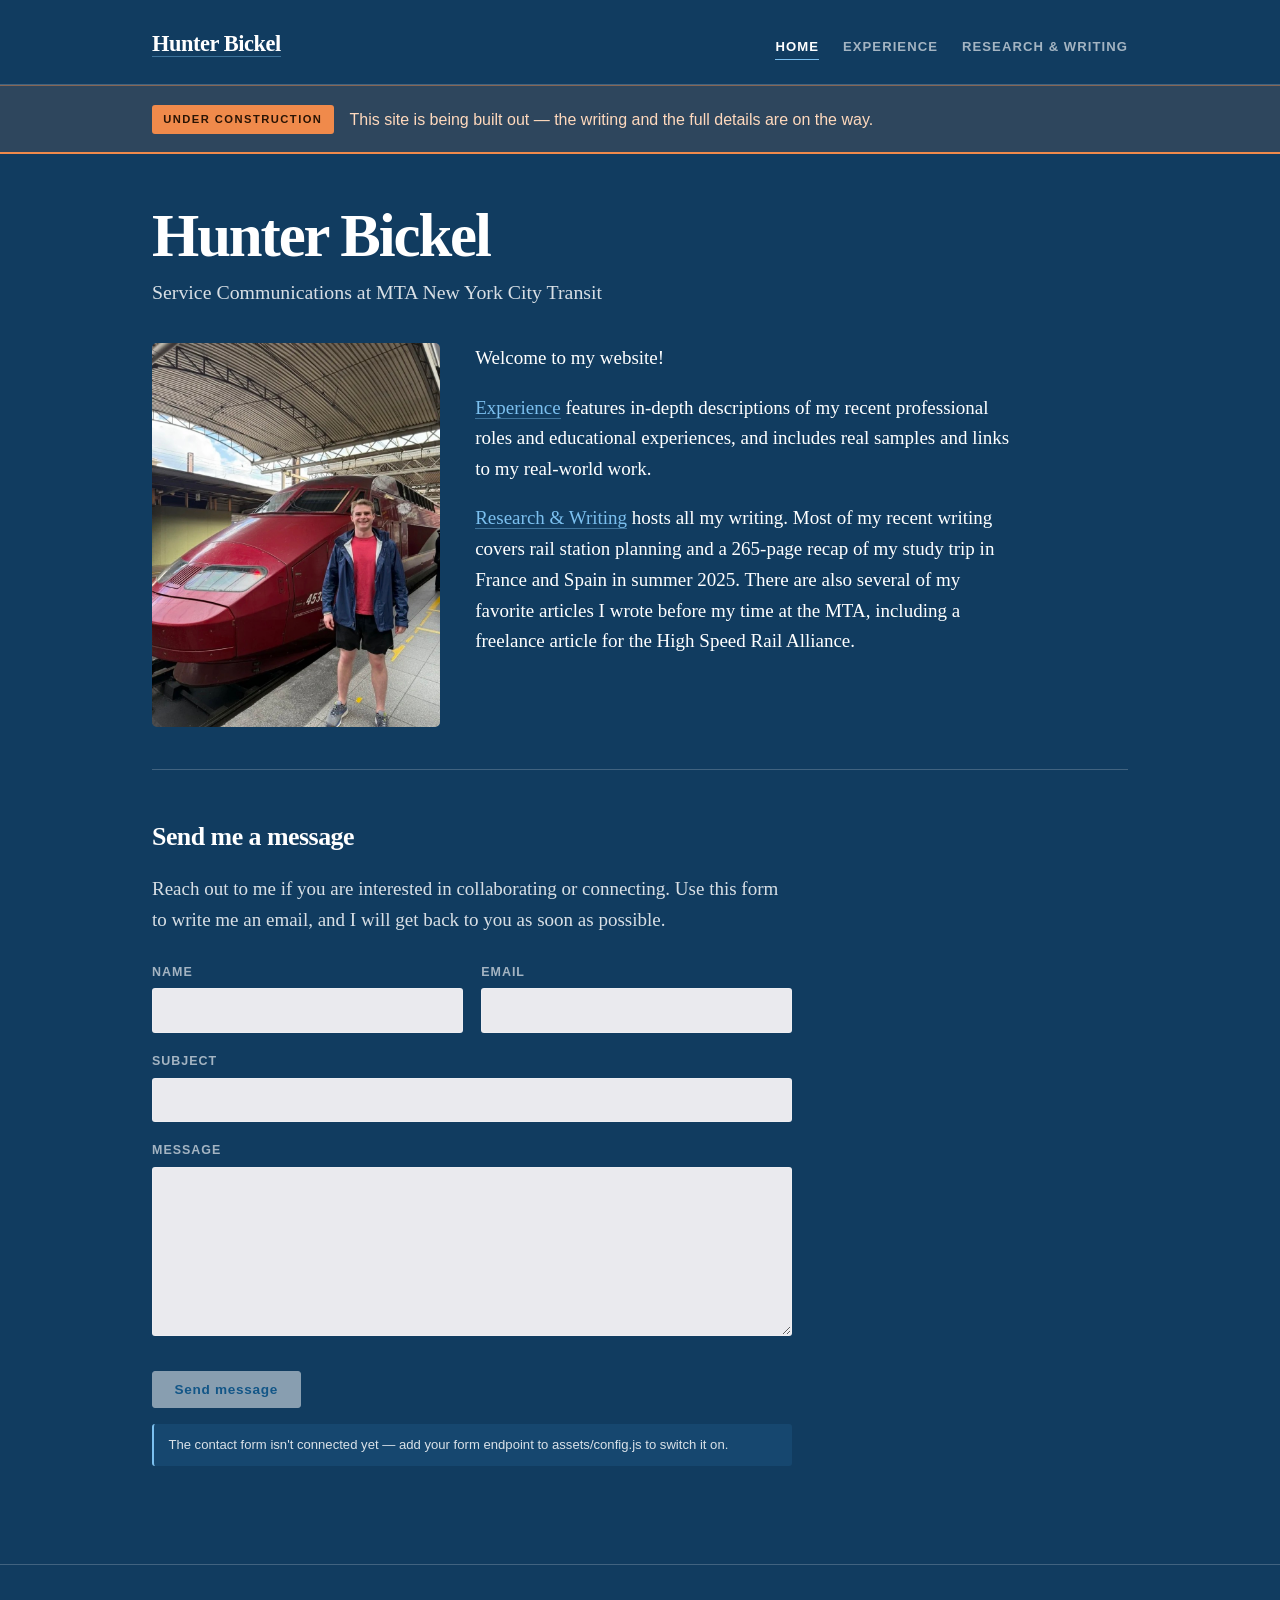
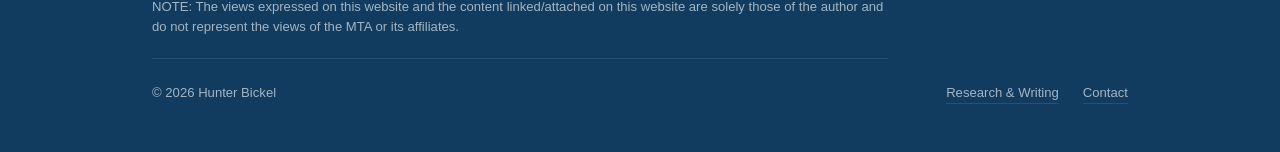
<file: index.html>
<!doctype html>
<html lang="en">
<head>
<meta charset="utf-8">
<meta name="viewport" content="width=device-width, initial-scale=1">
<!-- GitHub Pages serves HTML with cache-control: max-age=600 and that cannot be
     changed. Without this, for ten minutes after a push the browser keeps the old
     page, which still points at the previous ?v= asset URLs it also has cached —
     so a change looks like it did not deploy. Revalidating is cheap: the server
     answers 304 when nothing changed. Fingerprinted assets stay fully cached. -->
<meta http-equiv="Cache-Control" content="no-cache">
<meta name="robots" content="noindex, nofollow, noarchive, nosnippet, noimageindex, max-snippet:0, max-image-preview:none">
<title>Hunter Bickel</title>
<meta name="description" content="Hunter Bickel — Service Communications at MTA New York City Transit, and independent research and writing on mass transit planning and policy.">
<link rel="stylesheet" href="assets/style.css?v=282a894c">
<link rel="icon" type="image/png" sizes="32x32" href="assets/icons/favicon-32.png">
<link rel="icon" type="image/png" sizes="16x16" href="assets/icons/favicon-16.png">
<link rel="apple-touch-icon" sizes="180x180" href="assets/icons/apple-touch-icon.png">
<link rel="manifest" href="site.webmanifest">
<meta name="theme-color" content="#113c60">
</head>
<body>
<a class="skip" href="#main">Skip to content</a>

<header class="masthead">
  <div class="wrap masthead__inner">
    <p class="masthead__name"><a href="index.html">Hunter Bickel</a></p>
    <nav class="nav" aria-label="Primary">
      <a href="index.html" aria-current="page">Home</a>
      <a href="work.html">Experience</a>
      <a href="writing.html">Research &amp; Writing</a>
    </nav>
  </div>
</header>

<div class="construction" role="status">
  <div class="wrap construction__inner">
    <span class="construction__tag">Under construction</span>
    <span class="construction__msg">This site is being built out &mdash; the writing and the full details are on the way.</span>
  </div>
</div>

<main id="main">
  <div class="wrap">

    <div class="page-head">
      <h1>Hunter Bickel</h1>
      <p class="dek">Service Communications at MTA New York City Transit</p>
    </div>

    <div class="about">
      <div class="about__top">
        <figure class="about__portrait">
          <img src="assets/images/about/thalys.jpg"
               alt="Hunter Bickel on a station platform beside a Thalys high-speed trainset"
               loading="lazy" decoding="async" width="900" height="1200">
        </figure>

        <div class="prose">
          <p>
            Welcome to my website!
          </p>

          <p>
            <a href="work.html">Experience</a> features in-depth descriptions of my recent
            professional roles and educational experiences, and includes real samples and
            links to my real-world work.
          </p>

          <p>
            <a href="writing.html">Research &amp; Writing</a> hosts all my writing. Most of my
            recent writing covers rail station planning and a 265-page recap of my study trip
            in France and Spain in summer 2025. There are also several of my favorite articles
            I wrote before my time at the MTA, including a freelance article for the High Speed
            Rail Alliance.
          </p>
        </div>
      </div>

      <hr class="about__rule">

      <h2 id="contact">Send me a message</h2>
      <p class="prose" style="color:var(--ink-soft)">
        Reach out to me if you are interested in collaborating or connecting. Use this form
        to write me an email, and I will get back to you as soon as possible.
      </p>

      <form class="form form--paired" id="contact-form" novalidate>
        <div class="field-pair">
          <div class="field">
            <label for="cf-name">Name</label>
            <input type="text" id="cf-name" name="name" autocomplete="name" required>
          </div>
          <div class="field">
            <label for="cf-email">Email</label>
            <input type="email" id="cf-email" name="email" autocomplete="email" required>
          </div>
        </div>
        <div class="field">
          <label for="cf-subject">Subject</label>
          <input type="text" id="cf-subject" name="subject" required>
        </div>
        <div class="field">
          <label for="cf-body">Message</label>
          <textarea id="cf-body" name="message" rows="7" required></textarea>
        </div>

        <!-- honeypot: real people never fill this in -->
        <div class="hp" aria-hidden="true">
          <label for="cf-company">Company</label>
          <input type="text" id="cf-company" name="_gotcha" tabindex="-1" autocomplete="off">
        </div>

        <div class="btn-row">
          <button class="btn" type="submit" id="cf-submit">Send message</button>
        </div>

        <p class="form-status" id="cf-status" hidden></p>
      </form>
    </div>

  </div>
</main>

<footer class="footer">
  <div class="wrap">
    <p class="disclaimer">
      NOTE: The views expressed on this website and the content linked/attached on this
      website are solely those of the author and do not represent the views of the MTA or
      its affiliates.
    </p>
  </div>
  <div class="wrap footer__inner">
    <span>&copy; <span id="year">2026</span> Hunter Bickel</span>
    <span class="spacer"></span>
    <a href="writing.html">Research &amp; Writing</a>
    <a href="#contact">Contact</a>
  </div>
</footer>

<script src="assets/config.js?v=fd3c5c4c"></script>
<script src="assets/site.js?v=ba39a8e4"></script>
<script src="assets/contact.js?v=5a6a25f2"></script>
</body>
</html>
</file>
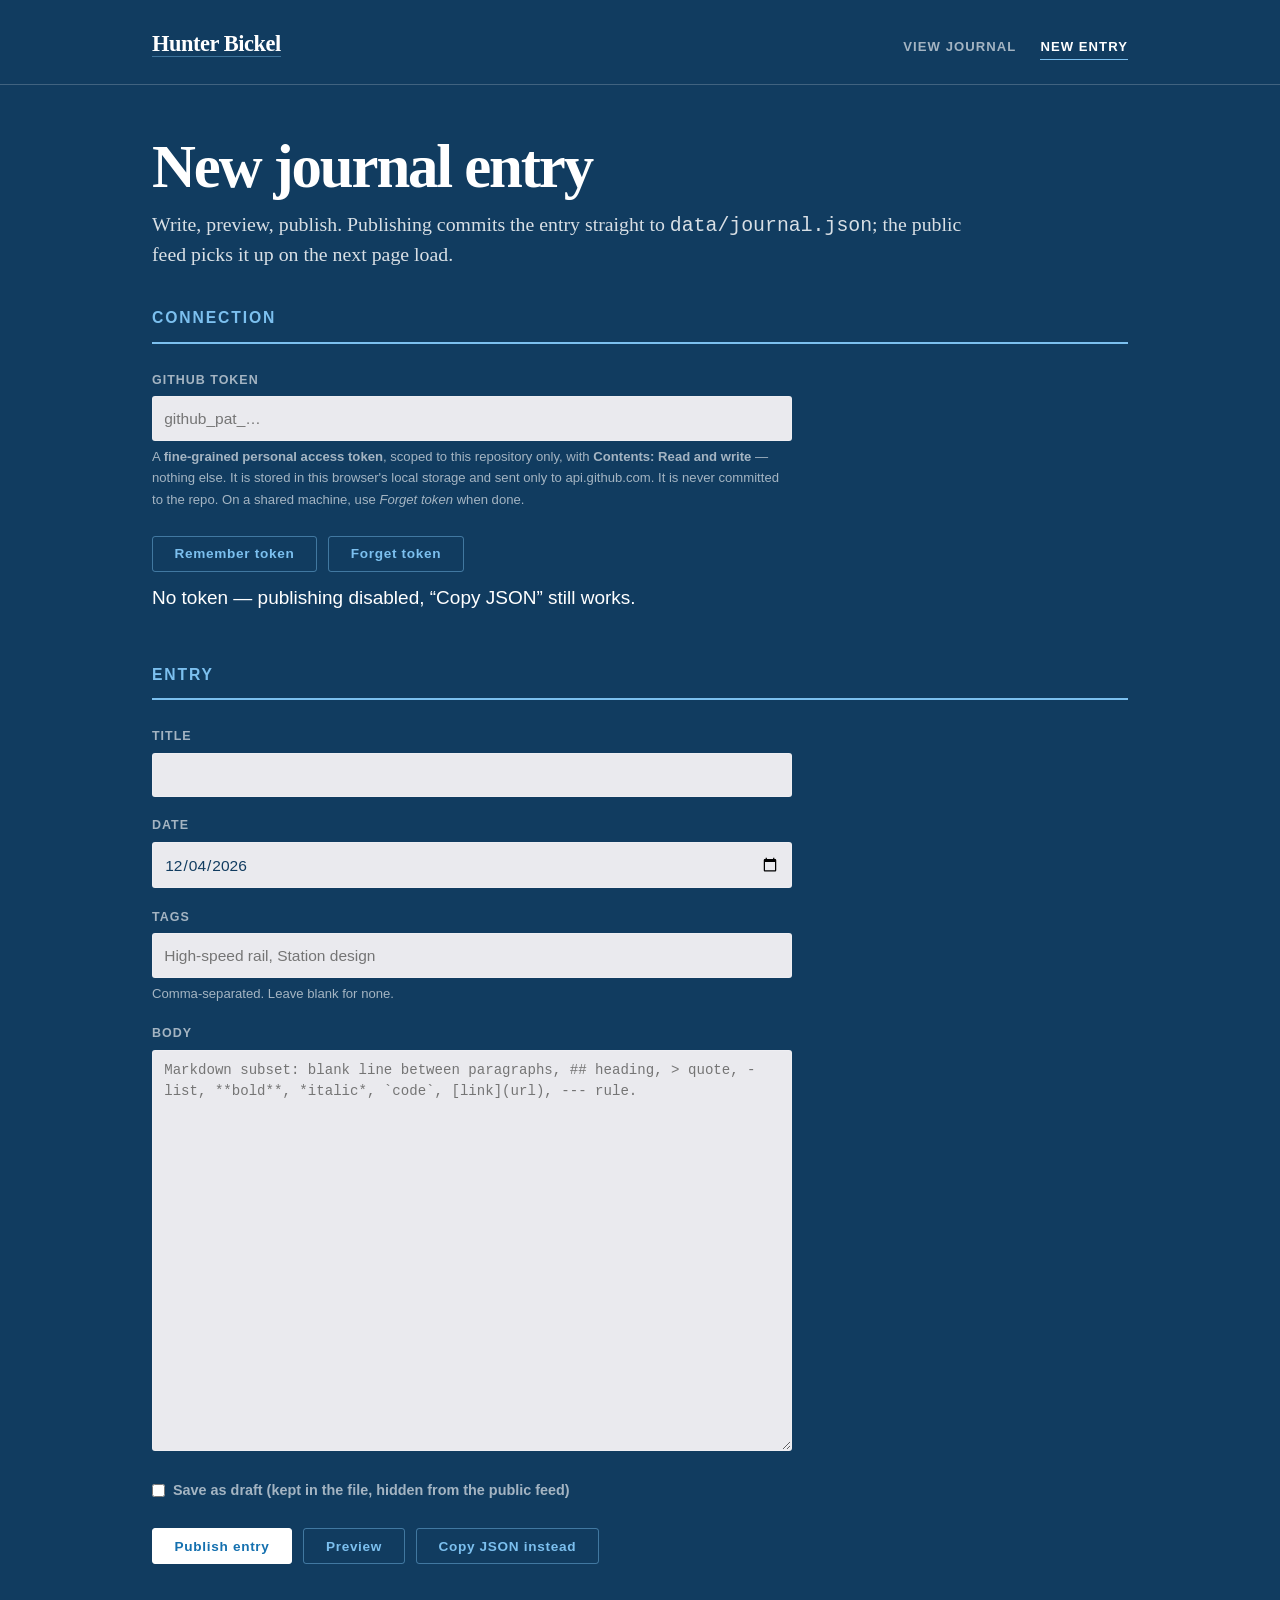
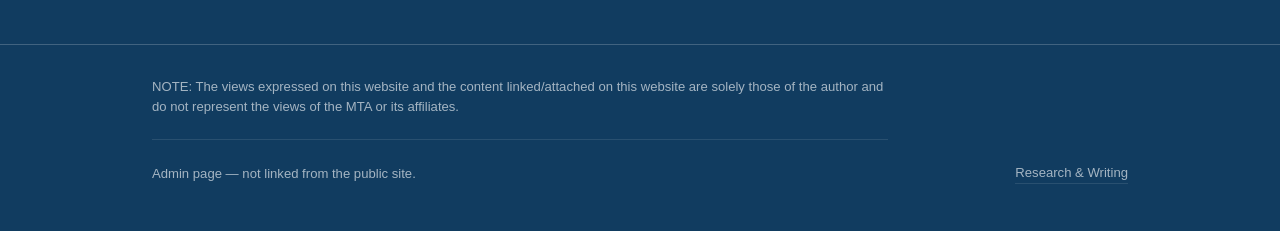
<file: admin.html>
<!doctype html>
<html lang="en">
<head>
<meta charset="utf-8">
<meta name="viewport" content="width=device-width, initial-scale=1">
<!-- GitHub Pages serves HTML with cache-control: max-age=600 and that cannot be
     changed. Without this, for ten minutes after a push the browser keeps the old
     page, which still points at the previous ?v= asset URLs it also has cached —
     so a change looks like it did not deploy. Revalidating is cheap: the server
     answers 304 when nothing changed. Fingerprinted assets stay fully cached. -->
<meta http-equiv="Cache-Control" content="no-cache">
<meta name="robots" content="noindex, nofollow, noarchive, nosnippet, noimageindex, max-snippet:0, max-image-preview:none">
<title>New Journal Entry — Hunter Bickel</title>
<link rel="stylesheet" href="assets/style.css?v=282a894c">
<link rel="icon" type="image/png" sizes="32x32" href="assets/icons/favicon-32.png">
<link rel="icon" type="image/png" sizes="16x16" href="assets/icons/favicon-16.png">
<link rel="apple-touch-icon" sizes="180x180" href="assets/icons/apple-touch-icon.png">
<link rel="manifest" href="site.webmanifest">
<meta name="theme-color" content="#113c60">
</head>
<body>
<a class="skip" href="#main">Skip to content</a>

<header class="masthead">
  <div class="wrap masthead__inner">
    <p class="masthead__name"><a href="index.html">Hunter Bickel</a></p>
    <nav class="nav" aria-label="Primary">
      <a href="writing.html">View journal</a>
      <a href="admin.html" aria-current="page">New entry</a>
    </nav>
  </div>
</header>

<main id="main">
  <div class="wrap">

    <div class="page-head">
      <h1>New journal entry</h1>
      <p class="dek">
        Write, preview, publish. Publishing commits the entry straight to
        <code>data/journal.json</code>; the public feed picks it up on the next page load.
      </p>
    </div>

    <!-- ---------- connection ---------- -->
    <section aria-labelledby="conn-h">
      <h2 class="section-label" id="conn-h">Connection</h2>

      <div class="form">
        <div class="field">
          <label for="ad-token">GitHub token</label>
          <input type="password" id="ad-token" autocomplete="off" spellcheck="false"
                 placeholder="github_pat_…">
          <p class="hint">
            A <strong>fine-grained personal access token</strong>, scoped to this repository
            only, with <strong>Contents: Read and write</strong> — nothing else. It is stored
            in this browser's local storage and sent only to api.github.com. It is never
            committed to the repo. On a shared machine, use <em>Forget token</em> when done.
          </p>
        </div>
        <div class="btn-row">
          <button class="btn btn--ghost" type="button" id="ad-save-token">Remember token</button>
          <button class="btn btn--ghost" type="button" id="ad-forget-token">Forget token</button>
          <span class="hint" id="ad-conn" style="font-family:var(--sans)"></span>
        </div>
      </div>
    </section>

    <!-- ---------- entry ---------- -->
    <section aria-labelledby="entry-h" style="margin-top:3rem">
      <h2 class="section-label" id="entry-h">Entry</h2>

      <form class="form" id="entry-form" novalidate>
        <div class="field">
          <label for="ad-title">Title</label>
          <input type="text" id="ad-title" required>
        </div>

        <div class="field">
          <label for="ad-date">Date</label>
          <input type="date" id="ad-date" required>
        </div>

        <div class="field">
          <label for="ad-tags">Tags</label>
          <input type="text" id="ad-tags" placeholder="High-speed rail, Station design">
          <p class="hint">Comma-separated. Leave blank for none.</p>
        </div>

        <div class="field">
          <label for="ad-body">Body</label>
          <textarea id="ad-body" rows="18" required
            placeholder="Markdown subset: blank line between paragraphs, ## heading, &gt; quote, - list, **bold**, *italic*, `code`, [link](url), --- rule."></textarea>
        </div>

        <div class="field">
          <label style="display:flex;align-items:center;gap:0.5rem;text-transform:none;letter-spacing:0;font-size:0.9rem">
            <input type="checkbox" id="ad-draft" style="width:auto;margin:0">
            Save as draft (kept in the file, hidden from the public feed)
          </label>
        </div>

        <div class="btn-row">
          <button class="btn" type="submit" id="ad-publish">Publish entry</button>
          <button class="btn btn--ghost" type="button" id="ad-preview-btn">Preview</button>
          <button class="btn btn--ghost" type="button" id="ad-copy">Copy JSON instead</button>
        </div>

        <p class="form-status" id="ad-status" hidden></p>
      </form>
    </section>

    <!-- ---------- preview ---------- -->
    <section aria-labelledby="prev-h" id="ad-preview-wrap" style="margin-top:3rem" hidden>
      <h2 class="section-label" id="prev-h">Preview</h2>
      <div class="journal" id="ad-preview"></div>
    </section>

  </div>
</main>

<footer class="footer">
  <div class="wrap">
    <p class="disclaimer">
      NOTE: The views expressed on this website and the content linked/attached on this
      website are solely those of the author and do not represent the views of the MTA or
      its affiliates.
    </p>
  </div>
  <div class="wrap footer__inner">
    <span>Admin page — not linked from the public site.</span>
    <span class="spacer"></span>
    <a href="writing.html">Research &amp; Writing</a>
  </div>
</footer>

<script src="assets/config.js?v=fd3c5c4c"></script>
<script src="assets/site.js?v=ba39a8e4"></script>
<script src="assets/markdown.js?v=7d4345f8"></script>
<script src="assets/admin.js?v=1a22bd2c"></script>
</body>
</html>
</file>
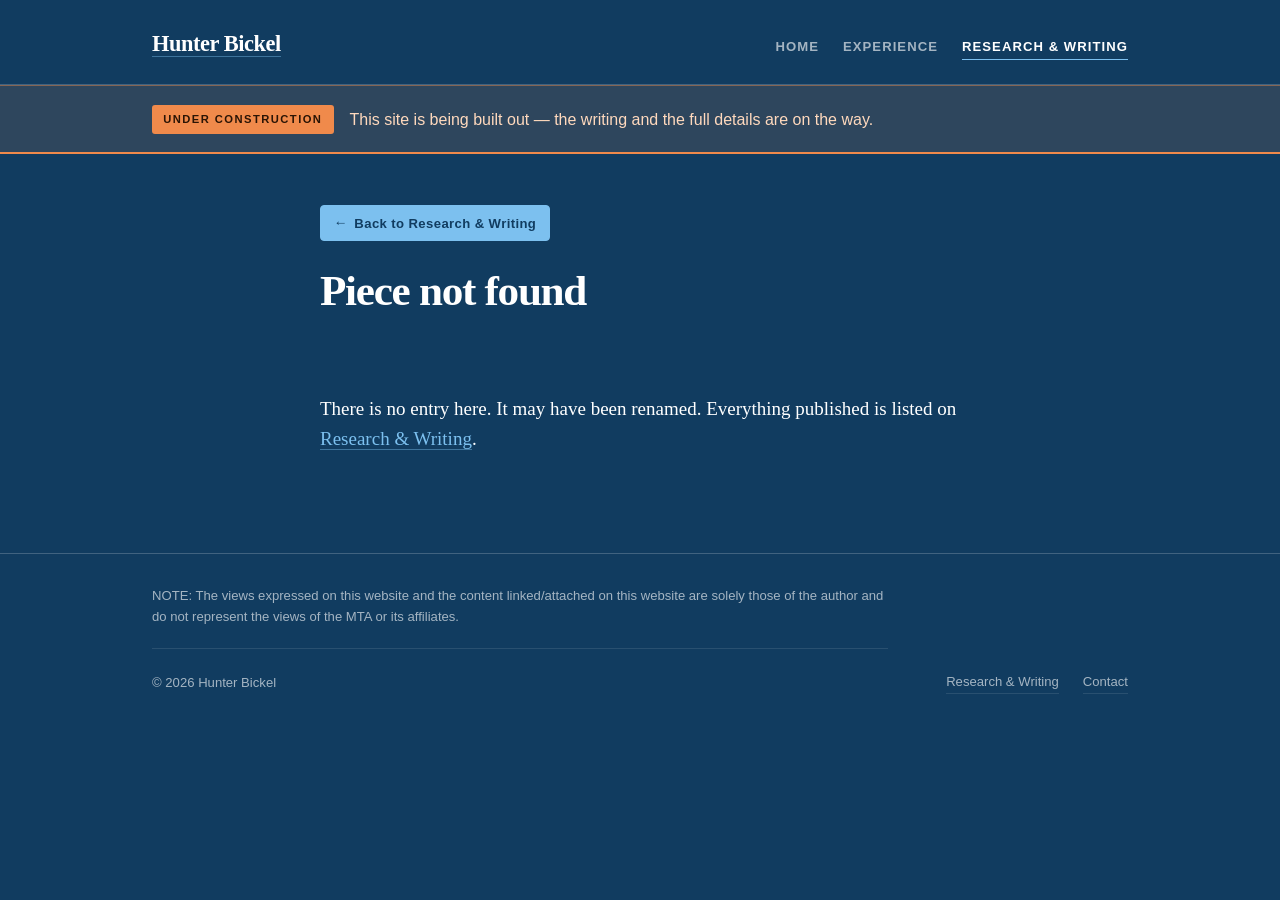
<file: journal.html>
<!doctype html>
<html lang="en">
<head>
<meta charset="utf-8">
<meta name="viewport" content="width=device-width, initial-scale=1">
<!-- GitHub Pages serves HTML with cache-control: max-age=600 and that cannot be
     changed. Without this, for ten minutes after a push the browser keeps the old
     page, which still points at the previous ?v= asset URLs it also has cached —
     so a change looks like it did not deploy. Revalidating is cheap: the server
     answers 304 when nothing changed. Fingerprinted assets stay fully cached. -->
<meta http-equiv="Cache-Control" content="no-cache">
<meta name="robots" content="noindex, nofollow, noarchive, nosnippet, noimageindex, max-snippet:0, max-image-preview:none">
<title>Research &amp; Writing &mdash; Hunter Bickel</title>
<meta name="description" content="A piece from Hunter Bickel's writing on rail and transit.">
<link rel="stylesheet" href="assets/style.css?v=282a894c">
<link rel="icon" type="image/png" sizes="32x32" href="assets/icons/favicon-32.png">
<link rel="icon" type="image/png" sizes="16x16" href="assets/icons/favicon-16.png">
<link rel="apple-touch-icon" sizes="180x180" href="assets/icons/apple-touch-icon.png">
<link rel="manifest" href="site.webmanifest">
<meta name="theme-color" content="#113c60">
</head>
<body>
<a class="skip" href="#main">Skip to content</a>

<header class="masthead">
  <div class="wrap masthead__inner">
    <p class="masthead__name"><a href="index.html">Hunter Bickel</a></p>
    <nav class="nav" aria-label="Primary">
      <a href="index.html">Home</a>
      <a href="work.html">Experience</a>
      <a href="writing.html" aria-current="page">Research &amp; Writing</a>
    </nav>
  </div>
</header>

<div class="construction" role="status">
  <div class="wrap construction__inner">
    <span class="construction__tag">Under construction</span>
    <span class="construction__msg">This site is being built out &mdash; the writing and the full details are on the way.</span>
  </div>
</div>

<main id="main">
  <div class="wrap wrap--read">

    <div class="page-head">
      <a class="back-link" href="writing.html"><span class="arrow" aria-hidden="true">&larr;</span> Back to Research &amp; Writing</a>
      <h1 id="entry-title">Loading&hellip;</h1>
      <p class="dek" id="entry-dek" hidden></p>
    </div>

    <p class="piece__meta" id="entry-meta" style="margin-bottom:2rem" hidden></p>

    <div class="prose" id="entry-body">
      <noscript>
        <p class="feed-status">
          This piece is rendered in the browser from
          <a href="data/journal.json">data/journal.json</a>. Enable JavaScript to read it
          here, or open that file directly.
        </p>
      </noscript>
    </div>

  </div>
</main>

<footer class="footer">
  <div class="wrap">
    <p class="disclaimer">
      NOTE: The views expressed on this website and the content linked/attached on this
      website are solely those of the author and do not represent the views of the MTA or
      its affiliates.
    </p>
  </div>
  <div class="wrap footer__inner">
    <span>&copy; <span id="year">2026</span> Hunter Bickel</span>
    <span class="spacer"></span>
    <a href="writing.html">Research &amp; Writing</a>
    <a href="index.html#contact">Contact</a>
  </div>
</footer>

<script src="assets/site.js?v=ba39a8e4"></script>
<script src="assets/markdown.js?v=7d4345f8"></script>
<script src="assets/entry.js?v=cfb33781"></script>
</body>
</html>
</file>
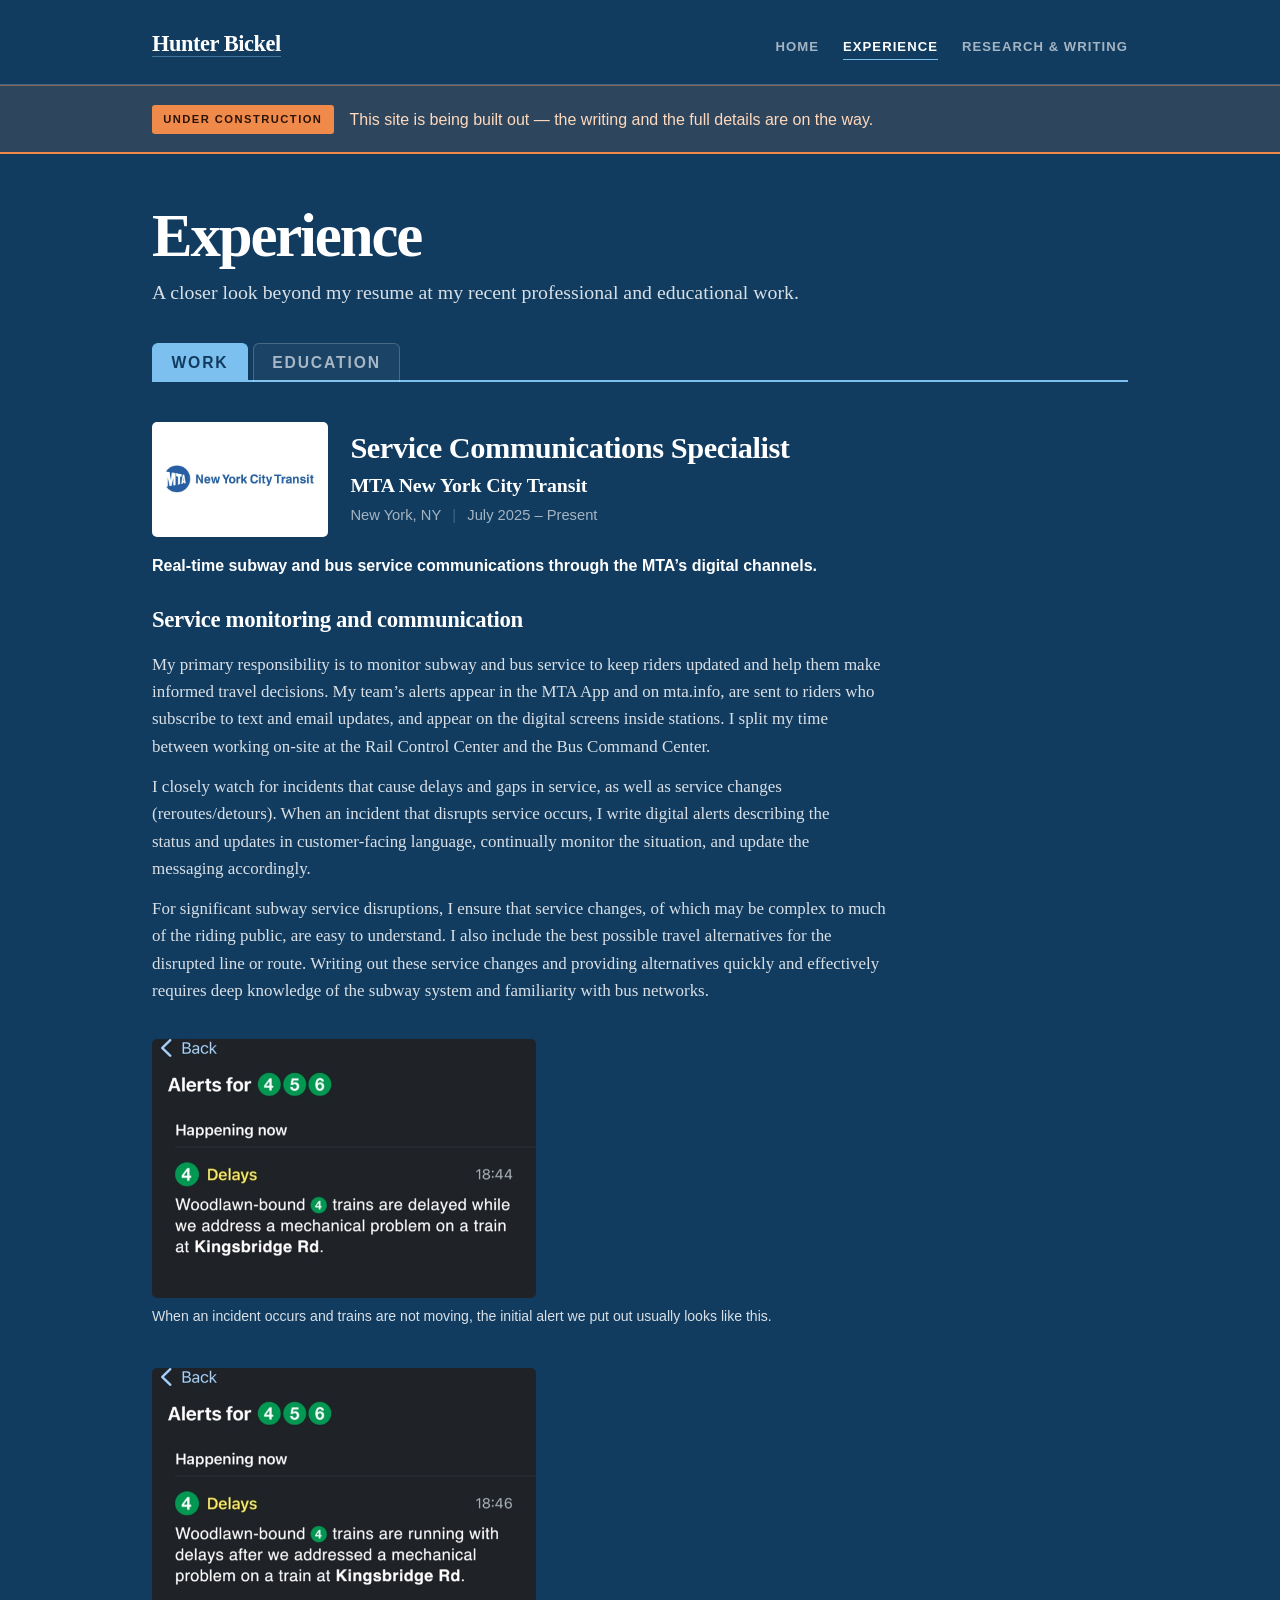
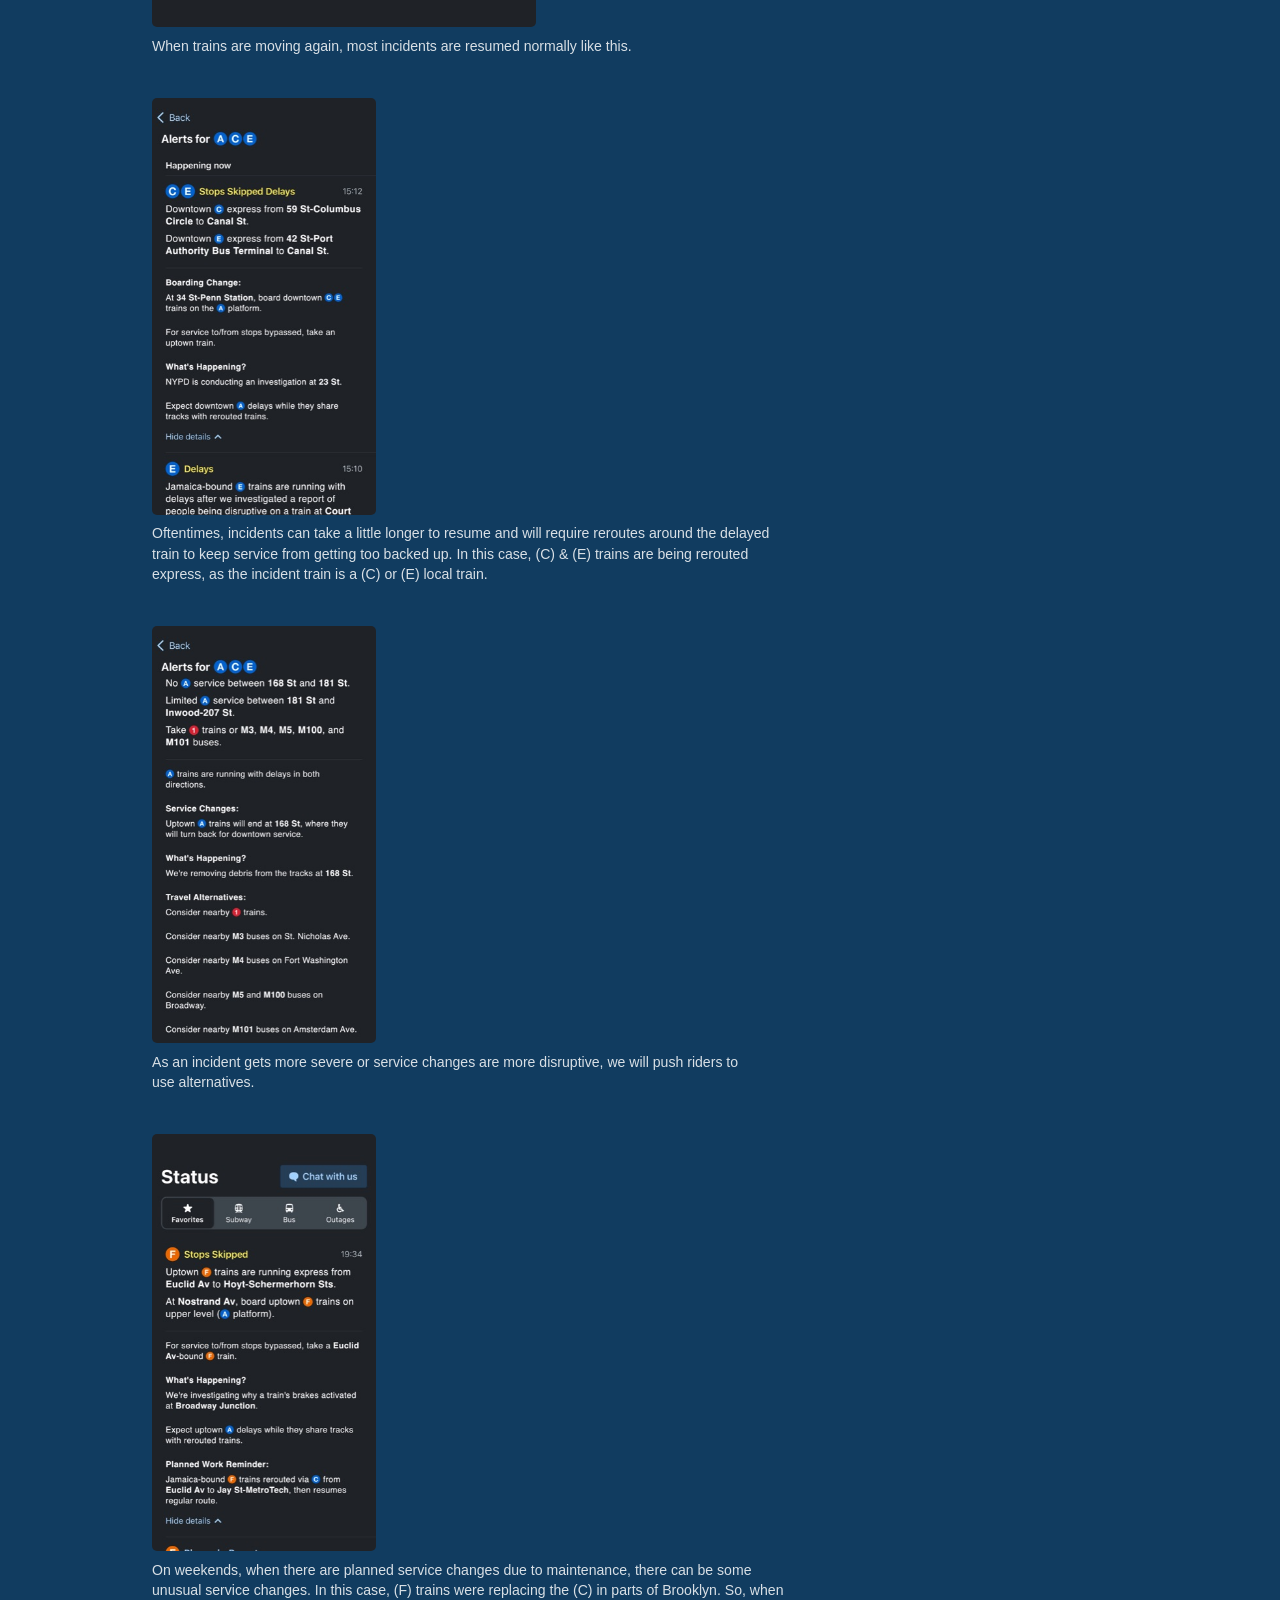
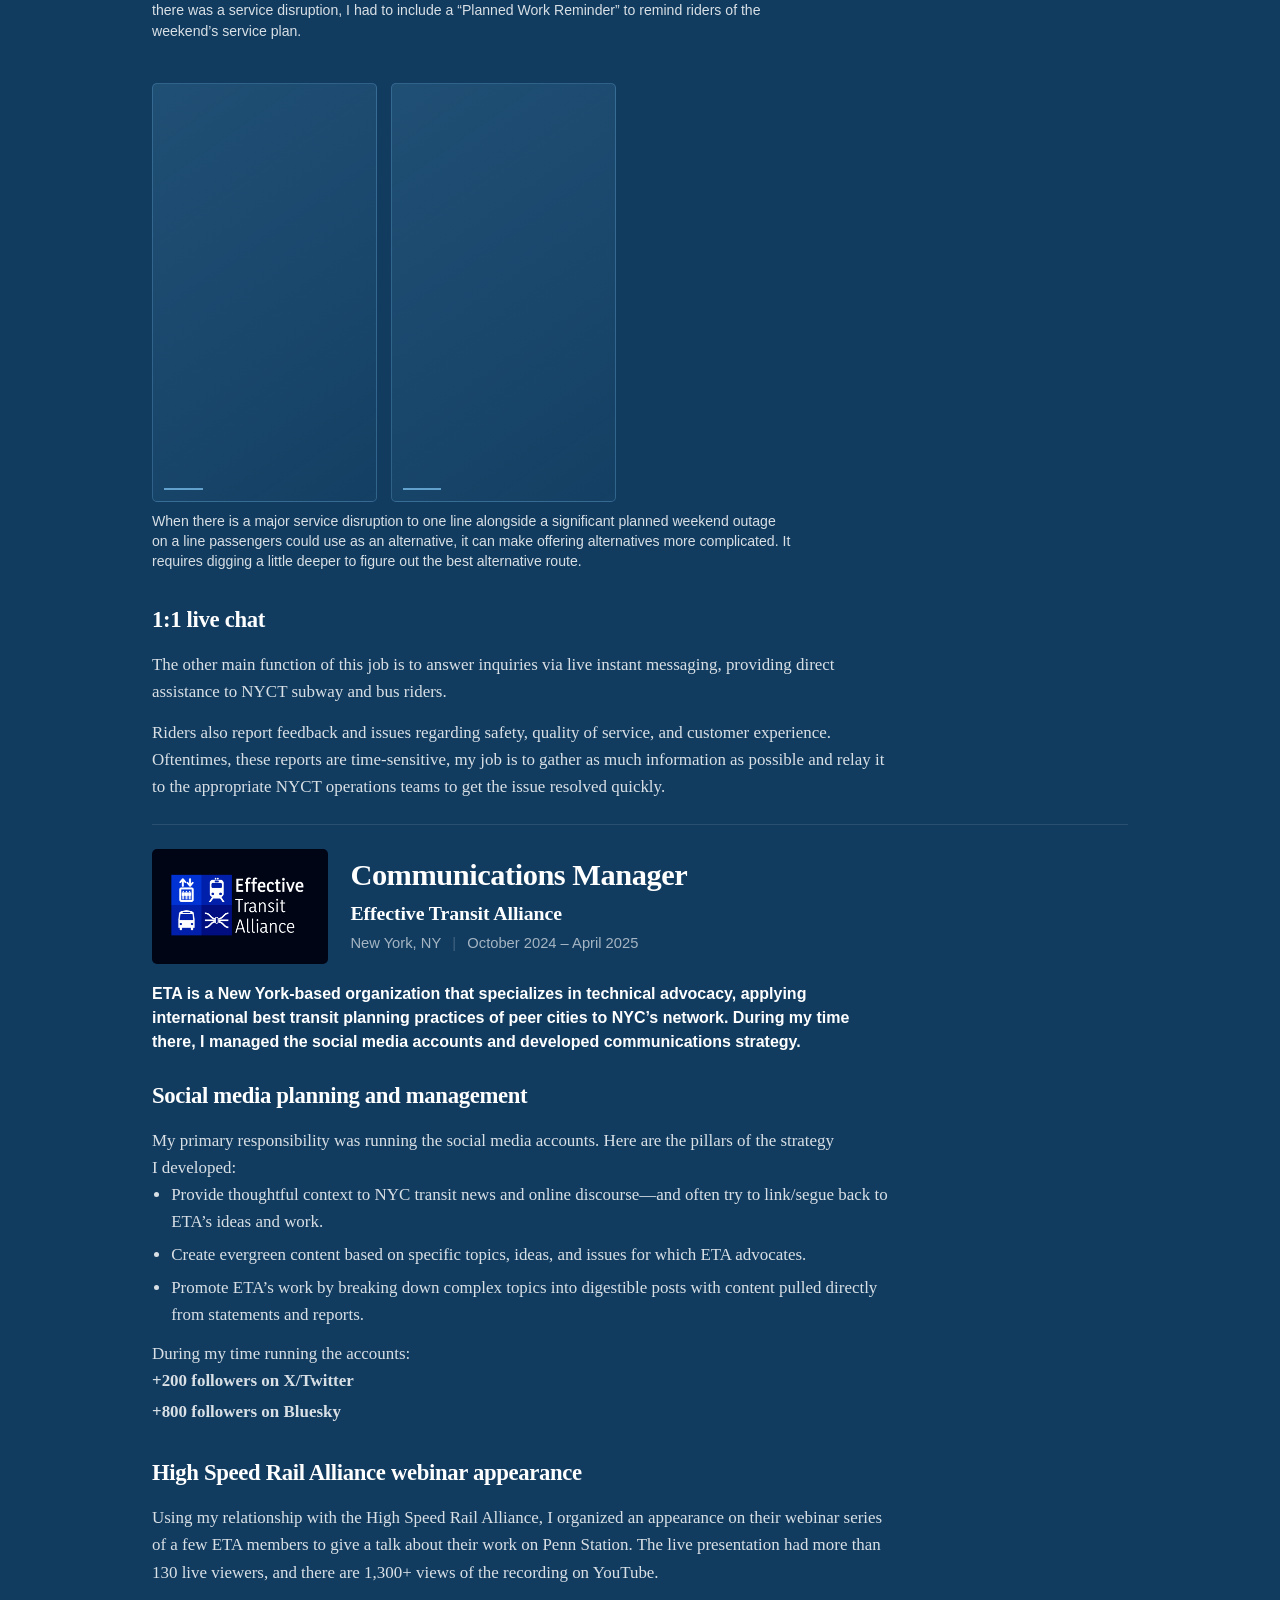
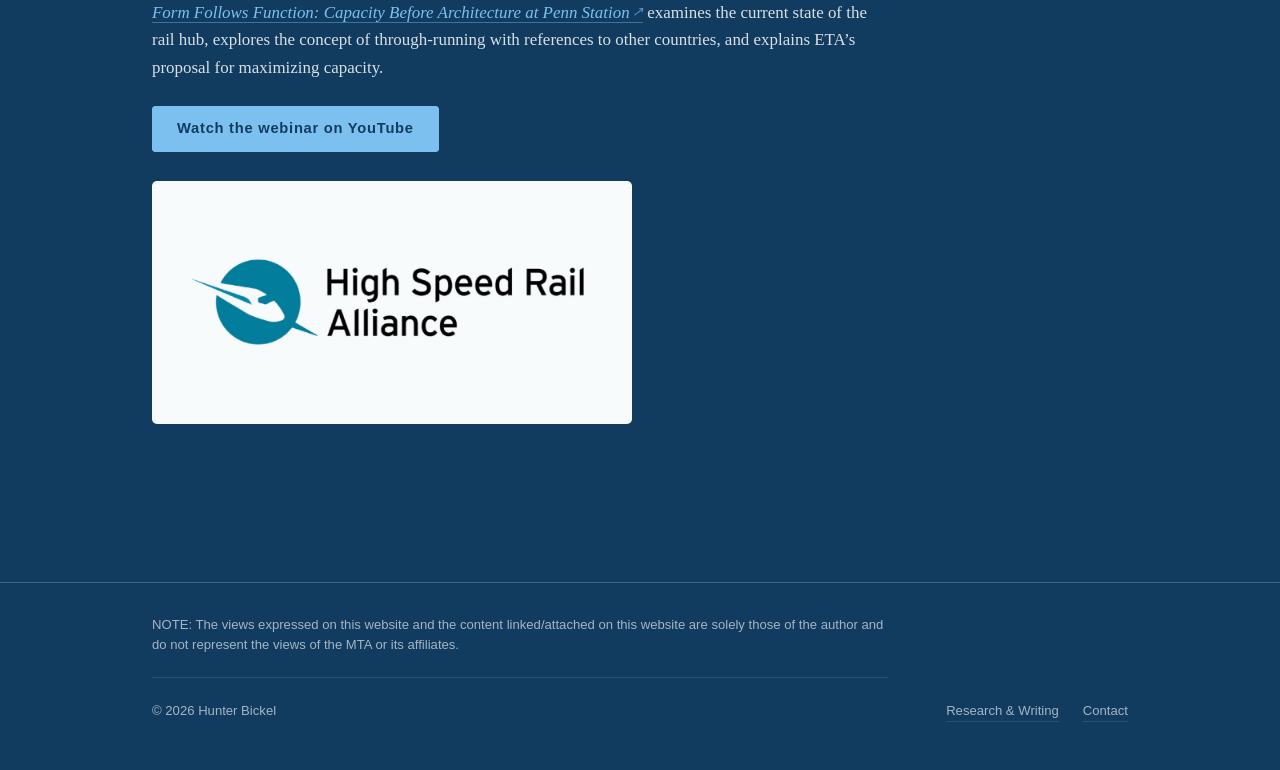
<file: work.html>
<!doctype html>
<html lang="en">
<head>
<meta charset="utf-8">
<meta name="viewport" content="width=device-width, initial-scale=1">
<!-- GitHub Pages serves HTML with cache-control: max-age=600 and that cannot be
     changed. Without this, for ten minutes after a push the browser keeps the old
     page, which still points at the previous ?v= asset URLs it also has cached —
     so a change looks like it did not deploy. Revalidating is cheap: the server
     answers 304 when nothing changed. Fingerprinted assets stay fully cached. -->
<meta http-equiv="Cache-Control" content="no-cache">
<meta name="robots" content="noindex, nofollow, noarchive, nosnippet, noimageindex, max-snippet:0, max-image-preview:none">
<title>Experience — Hunter Bickel</title>
<meta name="description" content="A closer look beyond my resume at my recent professional and educational work.">
<link rel="stylesheet" href="assets/style.css?v=282a894c">
<link rel="icon" type="image/png" sizes="32x32" href="assets/icons/favicon-32.png">
<link rel="icon" type="image/png" sizes="16x16" href="assets/icons/favicon-16.png">
<link rel="apple-touch-icon" sizes="180x180" href="assets/icons/apple-touch-icon.png">
<link rel="manifest" href="site.webmanifest">
<meta name="theme-color" content="#113c60">
</head>
<body>
<a class="skip" href="#main">Skip to content</a>

<header class="masthead">
  <div class="wrap masthead__inner">
    <p class="masthead__name"><a href="index.html">Hunter Bickel</a></p>
    <nav class="nav" aria-label="Primary">
      <a href="index.html">Home</a>
      <a href="work.html" aria-current="page">Experience</a>
      <a href="writing.html">Research &amp; Writing</a>
    </nav>
  </div>
</header>

<div class="construction" role="status">
  <div class="wrap construction__inner">
    <span class="construction__tag">Under construction</span>
    <span class="construction__msg">This site is being built out &mdash; the writing and the full details are on the way.</span>
  </div>
</div>

<main id="main">
  <div class="wrap">

    <div class="page-head">
      <h1>Experience</h1>
      <p class="dek">A closer look beyond my resume at my recent professional and educational work.</p>
    </div>

    <div data-tabs>
      <div class="tabs__list" role="tablist" aria-label="Work and education">
        <button class="tabs__tab" role="tab" type="button" data-key="work"
                id="tab-work" aria-controls="panel-work" aria-selected="true">Work</button>
        <button class="tabs__tab" role="tab" type="button" data-key="education"
                id="tab-education" aria-controls="panel-education" aria-selected="false">Education</button>
      </div>

      <section class="tabs__panel" role="tabpanel" id="panel-work"
               aria-labelledby="tab-work">
<div class="entries">

        <article class="entry">
          <div class="entry__head">
            <span class="entry__crest" data-kind="logo"><img src="assets/images/work/logos/mta-nyct.png" alt="" loading="lazy" decoding="async"></span>
            <div class="entry__mid">
              <h3 class="entry__role">Service Communications Specialist</h3>
              <p class="entry__org">MTA New York City Transit</p>
              <p class="entry__meta">New York, NY <span class="pipe" aria-hidden="true">|</span> July 2025 &ndash; Present</p>
            </div>
          </div>

          <p class="entry__lede">
            Real-time subway and bus service communications through the MTA&rsquo;s
            digital channels.
          </p>

          <h4 class="entry__sub">Service monitoring and communication</h4>
          <p class="entry__note">
            My primary responsibility is to monitor subway and bus service to keep riders
            updated and help them make informed travel decisions. My team&rsquo;s alerts appear
            in the MTA App and on mta.info, are sent to riders who subscribe to text and
            email updates, and appear on the digital screens inside stations. I split my
            time between working on-site at the Rail Control Center and the Bus Command
            Center.
          </p>
          <p class="entry__note">
            I closely watch for incidents that cause delays and gaps in service, as well as
            service changes (reroutes/detours). When an incident that disrupts service
            occurs, I write digital alerts describing the status and updates in
            customer-facing language, continually monitor the situation, and update the
            messaging accordingly.
          </p>
          <p class="entry__note">
            For significant subway service disruptions, I ensure that service changes, of which may
            be complex to much of the riding public, are easy to understand. I also include
            the best possible travel alternatives for the disrupted line or route. Writing
            out these service changes and providing alternatives quickly and effectively
            requires deep knowledge of the subway system and familiarity with bus networks.
          </p>

          <figure class="samplerow">
            <div class="samples samples--wide">
              <figure class="samples__item">
                <img src="assets/images/work/samples/reg.jpg" alt="MTA app alert for the 4, 5 and 6: Woodlawn-bound 4 trains delayed while a mechanical problem on a train at Kingsbridge Rd is addressed, above a planned 6 stops-skipped notice in the Bronx"
                     loading="lazy" decoding="async" width="640" height="431">
              </figure>
            </div>
            <figcaption class="samples__note">When an incident occurs and trains are not moving, the initial alert we put out usually looks like this.</figcaption>
          </figure>

          <figure class="samplerow">
            <div class="samples samples--wide">
            <figure class="samples__item">
            <img src="assets/images/work/samples/regresume.jpg" alt="MTA app alert for the 4, 5 and 6: the same incident two minutes later, with Woodlawn-bound 4 trains running with delays after the mechanical problem at Kingsbridge Rd was addressed"
            loading="lazy" decoding="async" width="640" height="431">
            </figure>
            </div>
            <figcaption class="samples__note">When trains are moving again, most incidents are resumed normally like this.</figcaption>
          </figure>

          <figure class="samplerow">
            <div class="samples samples--single">
            <figure class="samples__item">
            <img src="assets/images/work/samples/exp1.jpg" alt="MTA app alert for the A, C and E: downtown C and E running express during an NYPD investigation at 23 St, with a boarding change at 34 St-Penn Station"
            loading="lazy" decoding="async" width="344" height="640">
            </figure>
            </div>
            <figcaption class="samples__note">Oftentimes, incidents can take a little longer to resume and will require reroutes around the delayed train to keep service from getting too backed up. In this case, (C) &amp; (E) trains are being rerouted express, as the incident train is a (C) or (E) local train.</figcaption>
          </figure>

          <figure class="samplerow">
            <div class="samples samples--single">
            <figure class="samples__item">
            <img src="assets/images/work/samples/alts2.jpg" alt="MTA app alert for the A, C and E: no A service between 168 St and 181 St while debris is removed from the tracks, with 1 train and M3, M4, M5, M100 and M101 bus alternatives"
            loading="lazy" decoding="async" width="344" height="640">
            </figure>
            </div>
            <figcaption class="samples__note">As an incident gets more severe or service changes are more disruptive, we will push riders to use alternatives.</figcaption>
          </figure>

                    <figure class="samplerow">
                      <div class="samples samples--single">
                      <figure class="samples__item">
                      <img src="assets/images/work/samples/weekendalert1.jpg" alt="MTA app status screen: uptown F trains running express from Euclid Av to Hoyt-Schermerhorn Sts, with a boarding change at Nostrand Av and a planned work reminder"
                      loading="lazy" decoding="async" width="344" height="640">
                      </figure>
                      </div>
                      <figcaption class="samples__note">On weekends, when there are planned service changes due to maintenance, there can be some unusual service changes. In this case, (F) trains were replacing the (C) in parts of Brooklyn. So, when there was a service disruption, I had to include a &ldquo;Planned Work Reminder&rdquo; to remind riders of the weekend&rsquo;s service plan.</figcaption>
                    </figure>

          <figure class="samplerow">
            <div class="samples samples--pair">
            <figure class="samples__item samples__item--none" aria-hidden="true"><i></i></figure>
            <figure class="samples__item samples__item--none" aria-hidden="true"><i></i></figure>
            </div>
            <figcaption class="samples__note">When there is a major service disruption to one line alongside a significant planned weekend outage on a line passengers could use as an alternative, it can make offering alternatives more complicated. It requires digging a little deeper to figure out the best alternative route.</figcaption>
          </figure>

          <h4 class="entry__sub">1:1 live chat</h4>
          <p class="entry__note">
            The other main function of this job is to answer inquiries via live instant
            messaging, providing direct assistance to NYCT subway and bus riders.
          </p>
          <p class="entry__note">
            Riders also report feedback and issues regarding safety, quality of service, and
            customer experience. Oftentimes, these reports are time-sensitive, my job is to
            gather as much information as possible and relay it to the appropriate NYCT
            operations teams to get the issue resolved quickly.
          </p>
        </article>

        <article class="entry">
          <div class="entry__head">
            <span class="entry__crest" data-kind="photo"><img src="assets/images/work/logos/eta.png" alt="" loading="lazy" decoding="async"></span>
            <div class="entry__mid">
              <h3 class="entry__role">Communications Manager</h3>
              <p class="entry__org">Effective Transit Alliance</p>
              <p class="entry__meta">New York, NY <span class="pipe" aria-hidden="true">|</span> October 2024 &ndash; April 2025</p>
            </div>
          </div>

          <p class="entry__lede">
            ETA is a New York-based organization that specializes in technical advocacy,
            applying international best transit planning practices of peer cities to
            NYC&rsquo;s network. During my time there, I managed the social media accounts
            and developed communications strategy.
          </p>

          <h4 class="entry__sub">Social media planning and management</h4>
          <p class="entry__note">
            My primary responsibility was running the social media accounts. Here are the
            pillars of the strategy I developed:
          </p>
          <ul class="pillars">
            <li>Provide thoughtful context to NYC transit news and online discourse&mdash;and
                often try to link/segue back to ETA&rsquo;s ideas and work.</li>
            <li>Create evergreen content based on specific topics, ideas, and issues for
                which ETA advocates.</li>
            <li>Promote ETA&rsquo;s work by breaking down complex topics into digestible
                posts with content pulled directly from statements and reports.</li>
          </ul>
          <p class="entry__note entry__note--leadin">During my time running the accounts:</p>
          <ul class="statlist">
            <li><strong>+200 followers on X/Twitter</strong></li>
            <li><strong>+800 followers on Bluesky</strong></li>
          </ul>

          <h4 class="entry__sub">High Speed Rail Alliance webinar appearance</h4>
          <p class="entry__note">
            Using my relationship with the High Speed Rail Alliance, I organized an
            appearance on their webinar series of a few ETA members to give a talk about
            their work on Penn Station. The live presentation had more than 130 live
            viewers, and there are 1,300+ views of the recording on YouTube.
          </p>
          <p class="entry__note">
            <em><a href="https://www.etany.org/form-follows-function-capacity-before-architecture-at-penn-station-webinar" target="_blank" rel="noopener noreferrer">Form Follows Function: Capacity Before Architecture at Penn
            Station</a></em> examines the current state of the rail hub, explores the
            concept of through-running with references to other countries, and explains
            ETA&rsquo;s proposal for maximizing capacity.
          </p>
          <p class="btn-row">
            <a class="btn btn--wide btn--accent"
               href="https://youtu.be/qDDEmNf-N2o"
               target="_blank" rel="noopener noreferrer">Watch the webinar on YouTube</a>
          </p>

          <div class="samples samples--one samples--spaced">
            <figure class="samples__item">
              <img src="assets/images/work/logos/hsra.png"
                   alt="The High Speed Rail Alliance logo: a stylised high-speed trainset over a blue disc"
                   loading="lazy" decoding="async">
            </figure>
          </div>
        </article>

</div>
      </section>

      <section class="tabs__panel" role="tabpanel" id="panel-education"
               aria-labelledby="tab-education">
<div class="entries">

        <article class="entry">
          <div class="entry__head">
            <span class="entry__crest" data-kind="photo"><img src="assets/images/education/maximum-new-york.png" alt="Maximum New York" loading="lazy" decoding="async"></span>
            <div class="entry__mid">
              <h3 class="entry__role">Foundations of New York</h3>
              <p class="entry__org">Maximum New York</p>
              <p class="entry__meta">New York, NY <span class="pipe" aria-hidden="true">|</span> September &ndash; November 2026</p>
            </div>
          </div>
        </article>

        <article class="entry">
          <div class="entry__head">
            <span class="entry__crest" data-kind="logo"><img src="assets/images/education/sjsu.png" alt="" loading="lazy" decoding="async"></span>
            <div class="entry__mid">
              <h3 class="entry__role">France &amp; Spain Work-Study</h3>
              <p class="entry__org">San Jos&eacute; State University</p>
              <p class="entry__meta">France &amp; Spain <span class="pipe" aria-hidden="true">|</span> May &ndash; June 2025</p>
            </div>
          </div>
<p class="entry__note">
            In May 2025, I participated in a two-week work-study in France and Spain through
            San Jos&eacute; State University. Over the course of 12 days, we traveled from Paris
            to Madrid&mdash;with intermediate stops in Strasbourg, Lyon, Valence, Barcelona, and
            Zaragoza&mdash;all by high-speed rail.
          </p>

          <p class="entry__note">
            We attended seminars and meetings with professionals from rail transit agencies
            and project development authorities covering a broad range of rail transit and
            urban planning topics. Several of these professionals also led us on guided site
            tours of large, main central city rail stations and urban transformation
            projects, which was the primary focus of the trip&rsquo;s content.
          </p>

          <p class="entry__note">
            Read the 265-page report and a few articles I wrote on what we learned under
            &ldquo;Europe Work Study&rdquo; on my <a href="writing.html">Research &amp;
            Writing</a> page.
          </p>

          <h4 class="entry__sub">7 cities in 12 days by high-speed rail</h4>

          <div class="cities" data-cities>
            <ul class="citylist" role="tablist" aria-label="Cities visited">
              <li><button type="button" class="citychip" role="tab"
                      id="citytab-paris" aria-controls="city-paris"
                      aria-selected="true">Paris</button></li>
              <li><button type="button" class="citychip" role="tab"
                      id="citytab-strasbourg" aria-controls="city-strasbourg"
                      aria-selected="false">Strasbourg</button></li>
              <li><button type="button" class="citychip" role="tab"
                      id="citytab-lyon" aria-controls="city-lyon"
                      aria-selected="false">Lyon</button></li>
              <li><button type="button" class="citychip" role="tab"
                      id="citytab-valence" aria-controls="city-valence"
                      aria-selected="false">Valence</button></li>
              <li><button type="button" class="citychip" role="tab"
                      id="citytab-barcelona" aria-controls="city-barcelona"
                      aria-selected="false">Barcelona</button></li>
              <li><button type="button" class="citychip" role="tab"
                      id="citytab-zaragoza" aria-controls="city-zaragoza"
                      aria-selected="false">Zaragoza</button></li>
              <li><button type="button" class="citychip" role="tab"
                      id="citytab-madrid" aria-controls="city-madrid"
                      aria-selected="false">Madrid</button></li>
            </ul>

            <div class="cities__stage">
            <div class="citycard" id="city-paris" role="tabpanel" aria-labelledby="citytab-paris">
              <figure class="citycard__fig">
                <img src="assets/images/work-study/cities/paris.jpg" alt="The statued stone facade of Gare du Nord in Paris under a grey sky" loading="lazy" decoding="async">
              </figure>
              <p class="citycard__text">
                Received in-depth tours of Paris&rsquo;s main rail hubs in Gare du Nord, Gare Saint-Lazare, Gare de Lyon, and Gare de l&rsquo;Est with the Managing Director of SNCF Gares &amp; Connexions&mdash;<a href="https://en.wikipedia.org/wiki/SNCF" target="_blank" rel="noopener noreferrer">SNCF</a> is France&rsquo;s state-owned railway operating and infrastructure management company; Gares &amp; Connexions is the subsidiary that oversees all 3,000+ passenger rail stations. We also visited one construction site of the <a href="https://www.grandparisexpress.fr/benefit-metro-ile-de-france" target="_blank" rel="noopener noreferrer">Grand Paris Express</a> project, Paris&rsquo;s massive metro expansion program.
              </p>
            </div>
            <div class="citycard" id="city-strasbourg" style="--focus: 50% 56%" role="tabpanel" aria-labelledby="citytab-strasbourg">
              <figure class="citycard__fig">
                <img src="assets/images/work-study/cities/strasbourg.jpg" alt="The historic sandstone facade of Gare de Strasbourg-Ville enclosed by its glass canopy" loading="lazy" decoding="async">
              </figure>
              <p class="citycard__text">
                Took a day trip during our time in Paris to a small city on the German border on France&rsquo;s fastest high-speed rail corridor, <a href="https://en.wikipedia.org/wiki/LGV_Est" target="_blank" rel="noopener noreferrer">LGV-Est</a>. Performed a site study of Gare de Strasbourg-Ville, the city&rsquo;s main station, and the surrounding station district.
              </p>
            </div>
            <div class="citycard" id="city-lyon" role="tabpanel" aria-labelledby="citytab-lyon">
              <figure class="citycard__fig">
                <img src="assets/images/work-study/cities/lyon.jpg" alt="An architectural model of the Lyon Part-Dieu district beside a screen showing the station plan" loading="lazy" decoding="async">
              </figure>
              <p class="citycard__text">
                The sole focus of our two-day visit was the city&rsquo;s main station, Gare de Lyon-Part-Dieu, and the impressive <a href="https://www.lyon-partdieu.com/en/mobility/multimodal-interchange/" target="_blank" rel="noopener noreferrer">transformation</a> it is undergoing, and its role within Lyon&rsquo;s central business district redevelopment. We had multiple meetings and presentations with the planners and architects behind the project.
              </p>
            </div>
            <div class="citycard" id="city-valence" role="tabpanel" aria-labelledby="citytab-valence">
              <figure class="citycard__fig">
                <img src="assets/images/work-study/cities/valence.jpg" alt="Platforms and tracks at Valence TGV station, with hills beyond under heavy cloud" loading="lazy" decoding="async">
              </figure>
              <p class="citycard__text">
                Stopped at Valence-TGV Station to change trains during a two-hour layover on the journey from Lyon to Barcelona. Our group took the time to observe a smaller, more remote station site.
              </p>
            </div>
            <div class="citycard" id="city-barcelona" role="tabpanel" aria-labelledby="citytab-barcelona">
              <figure class="citycard__fig">
                <img src="assets/images/work-study/cities/barcelona.jpg" alt="The Barcelona La Sagrera construction site, with the rail cutting and tower blocks beyond" loading="lazy" decoding="async">
              </figure>
              <p class="citycard__text">
                The highlight of this part of the trip was visiting the construction site of Barcelona-La Sagrera Station, the city&rsquo;s future main station being built from scratch. I wrote about this ambitious and impressive project <a href="articles/barcelona-la-sagrera.html">here</a>. We also did a site study of Barcelona-Sants, the city&rsquo;s current main station.
              </p>
            </div>
            <div class="citycard" id="city-zaragoza" role="tabpanel" aria-labelledby="citytab-zaragoza">
              <figure class="citycard__fig">
                <img src="assets/images/work-study/cities/zaragoza.jpg" alt="The vaulted roof and platforms of Zaragoza-Delicias station, a Renfe train at the near platform" loading="lazy" decoding="async">
              </figure>
              <p class="citycard__text">
                In-depth tour with officials from ADIF, Spain&rsquo;s publicly-owned rail infrastructure authority, of Zaragoza-Delicias Station.
              </p>
            </div>
            <div class="citycard" id="city-madrid" role="tabpanel" aria-labelledby="citytab-madrid">
              <figure class="citycard__fig">
                <img src="assets/images/work-study/ave-madrid.jpg" alt="Hunter Bickel on the platform beside a Renfe AVE trainset at Madrid-Atocha, the station&rsquo;s glazed wall and steel roof behind" loading="lazy" decoding="async">
              </figure>
              <p class="citycard__text">
                Our last site tour with ADIF staff was of Madrid-Atocha Station, one of the city&rsquo;s two main central rail stations. We also got a presentation from Madrid Metro staff about their system&rsquo;s large expansion over the last several decades and their efforts to modernize the customer service experience and day-to-day station operations.
              </p>
            </div>
            </div>
          </div>

<h4 class="entry__sub">Meetings, seminars, and site tours with professionals from</h4>
          <ul class="orglist">
            <li tabindex="0">
              <span class="orglist__mark"><img src="assets/images/work-study/logos/sncf-gares-connexions.png" alt="" loading="lazy" decoding="async"></span>
              <span class="orglist__name">SNCF Gares &amp; Connexions</span>
              <span class="orglist__desc">Operations and planning body of French railway stations</span>
            </li>
            <li tabindex="0">
              <span class="orglist__mark"><img src="assets/images/work-study/logos/spl-lyon-part-dieu.png" alt="" loading="lazy" decoding="async"></span>
              <span class="orglist__name">Soci&eacute;t&eacute; Publique Locale (SPL) Lyon Part-Dieu</span>
              <span class="orglist__desc">Publicly-owned project management company overseeing rail station renovation and Part-Dieu neighborhood transformation</span>
            </li>
            <li tabindex="0">
              <span class="orglist__mark"><img src="assets/images/work-study/logos/bsav.png" alt="" loading="lazy" decoding="async"></span>
              <span class="orglist__name">Barcelona Sagrera Alta Velocitat (BSAV)</span>
              <span class="orglist__desc">Publicly-owned project management company overseeing La Sagrera Station construction and neighborhood redevelopment</span>
            </li>
            <li tabindex="0">
              <span class="orglist__mark"><img src="assets/images/work-study/logos/ifercat.png" alt="" loading="lazy" decoding="async"></span>
              <span class="orglist__name">Infraestructures Ferrovi&agrave;ries de Catalunya (IFERCAT)</span>
              <span class="orglist__desc">Catalonian railway infrastructure authority</span>
            </li>
            <li tabindex="0">
              <span class="orglist__mark"><img src="assets/images/work-study/logos/adif.png" alt="" loading="lazy" decoding="async"></span>
              <span class="orglist__name">Administrador de Infraestructuras Ferroviarias (ADIF)</span>
              <span class="orglist__desc">Spanish railway infrastructure authority</span>
            </li>
            <li tabindex="0">
              <span class="orglist__mark"><img src="assets/images/work-study/logos/metro-madrid.png" alt="" loading="lazy" decoding="async"></span>
              <span class="orglist__name">Metro de Madrid</span>
              <span class="orglist__desc">Madrid Metro operating agency</span>
            </li>
          </ul>

          <h4 class="entry__sub entry__sub--title"><em><span class="title__main">Learning at 200&nbsp;mph:</span> <span class="title__rest">Lessons for Better Passenger Rail from France and Spain</span></em></h4>
          <p class="entry__note">
            At the end of the trip, I was approached by our professor to help write an
            article recapping our biggest takeaways for the Mineta Transportation Institute,
            the entity that sponsored our trip.
          </p>
          <p class="entry__note">
            What was supposed to be a short, simple recap article turned into a 265-page
            report co-authored by the professor and myself. It compiles our study
            group&rsquo;s biggest takeaways into the form of eight &ldquo;lessons&rdquo; and
            then applies them to the U.S. context. Our goal was to lay the groundwork for
            future research on the trip&rsquo;s key focus areas and the concepts we learned
            about.
          </p>
          <p class="btn-row">
            <a class="btn btn--wide btn--accent"
               href="https://transweb.sjsu.edu/research/2642-Lessons-for-Better-Passenger-Rail"
               target="_blank" rel="noopener noreferrer">Read the report at Mineta</a>
            <a class="btn btn--ghost"
               href="https://transweb.sjsu.edu/sites/default/files/2642-Eidlin-Lessons-Better-Passenger-Rail_0.pdf"
               target="_blank" rel="noopener noreferrer">Download the PDF (33&nbsp;MB)</a>
          </p>
        </article>

        <article class="entry">
          <div class="entry__head">
            <span class="entry__crest" data-kind="photo"><img src="assets/images/education/mizzou-journalism.png" alt="" loading="lazy" decoding="async"></span>
            <div class="entry__mid">
              <h3 class="entry__role">Bachelor of Journalism</h3>
              <p class="entry__org">University of Missouri&ndash;Columbia</p>
              <p class="entry__meta">Columbia, Missouri <span class="pipe" aria-hidden="true">|</span> August 2019 &ndash; May 2023</p>
            </div>
          </div>
<p class="entry__note">
            Completed undergraduate degree with an emphasis in Strategic Communications.
          </p>
        </article>

        <article class="entry">
          <div class="entry__head">
            <span class="entry__crest" data-kind="logo"><img src="assets/images/education/mizzou-global.png" alt="Mizzou Global Programs, School of Journalism, University of Missouri" loading="lazy" decoding="async"></span>
            <div class="entry__mid">
              <h3 class="entry__role">London Internship Program</h3>
              <p class="entry__org">Missouri Journalism Abroad</p>
              <p class="entry__meta">London, United Kingdom <span class="pipe" aria-hidden="true">|</span> January &ndash; May 2022</p>
            </div>
          </div>
<p class="entry__note">
            Junior year spring semester in London with a 20-hour-per-week internship and
            two journalism courses.
          </p>
        </article>

      </div>
      </section>
    </div>

</div>
</main>

<footer class="footer">
  <div class="wrap">
    <p class="disclaimer">
      NOTE: The views expressed on this website and the content linked/attached on this
      website are solely those of the author and do not represent the views of the MTA or
      its affiliates.
    </p>
  </div>
  <div class="wrap footer__inner">
    <span>&copy; <span id="year">2026</span> Hunter Bickel</span>
    <span class="spacer"></span>
    <a href="writing.html">Research &amp; Writing</a>
    <a href="index.html#contact">Contact</a>
  </div>
</footer>

<script src="assets/tabs.js?v=361e5b38"></script>
<script src="assets/cities.js?v=9b3d03bc"></script>
<script src="assets/site.js?v=ba39a8e4"></script>
</body>
</html>
</file>
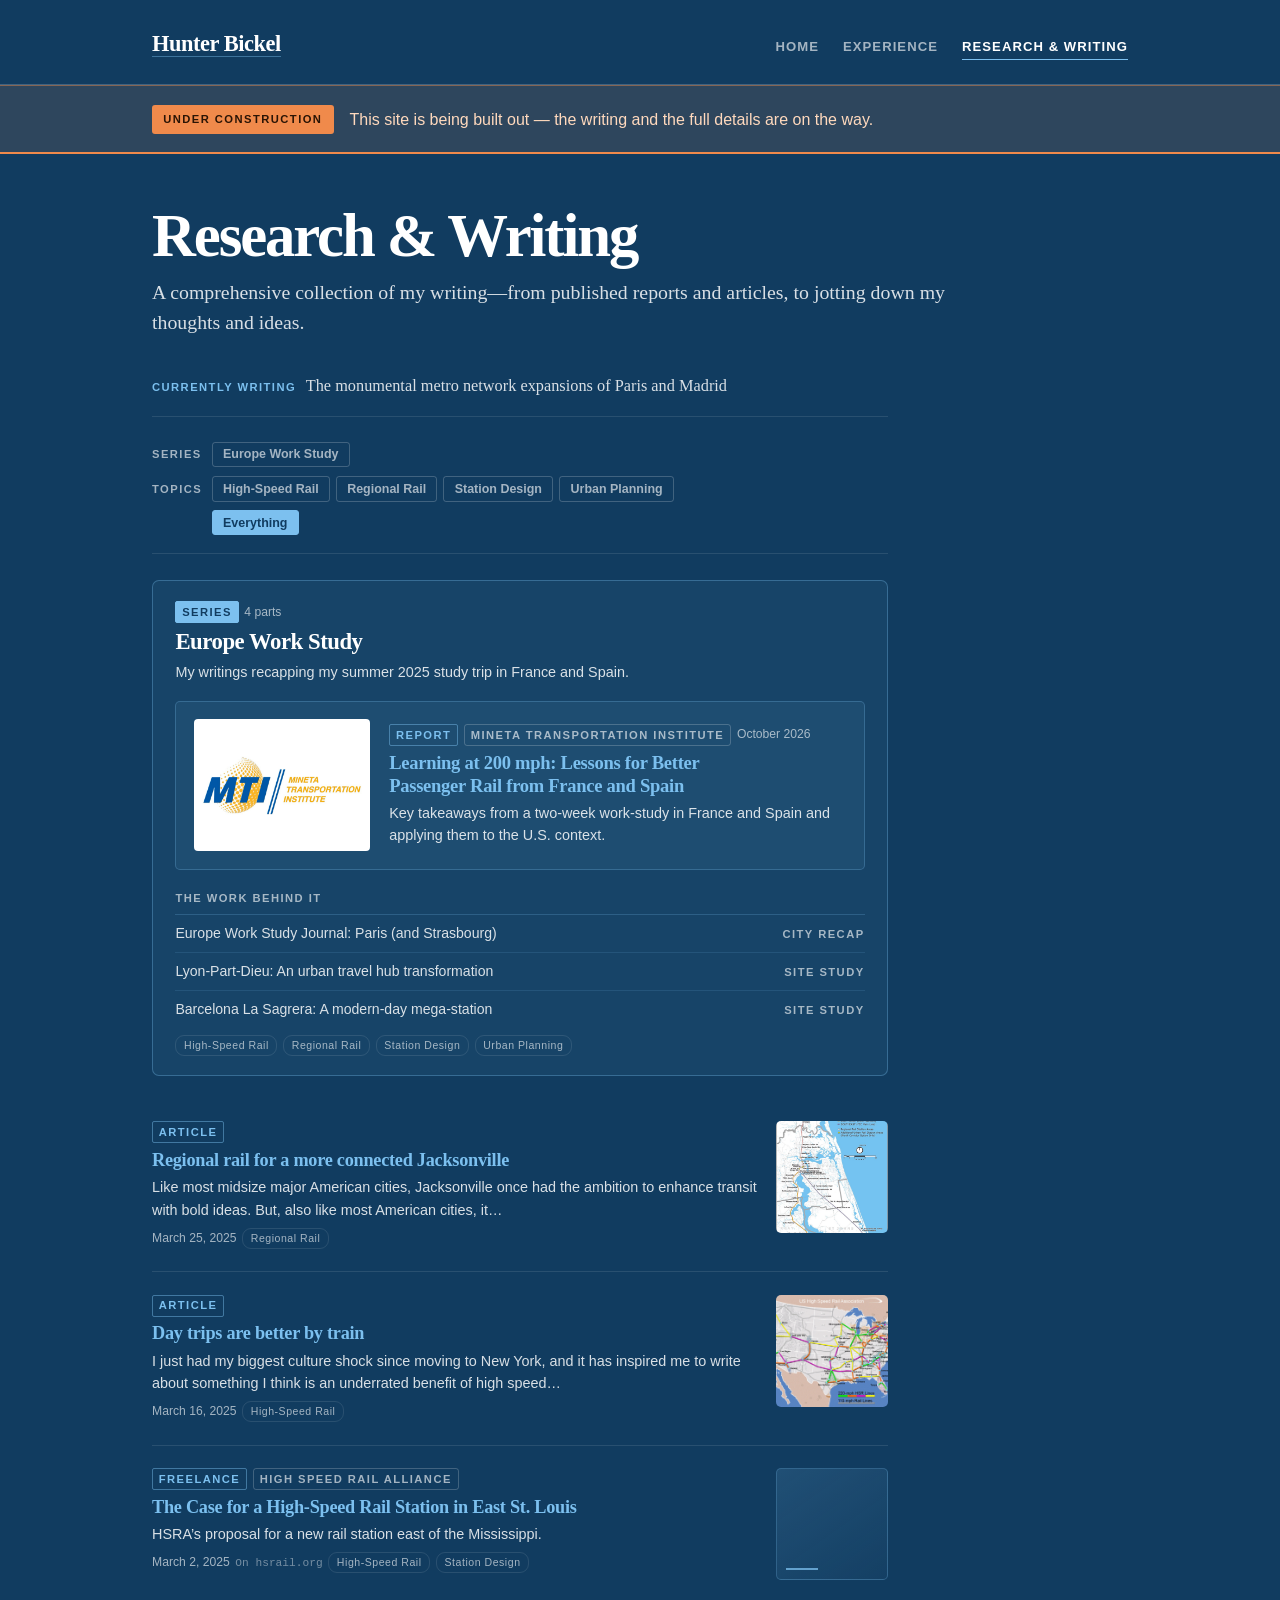
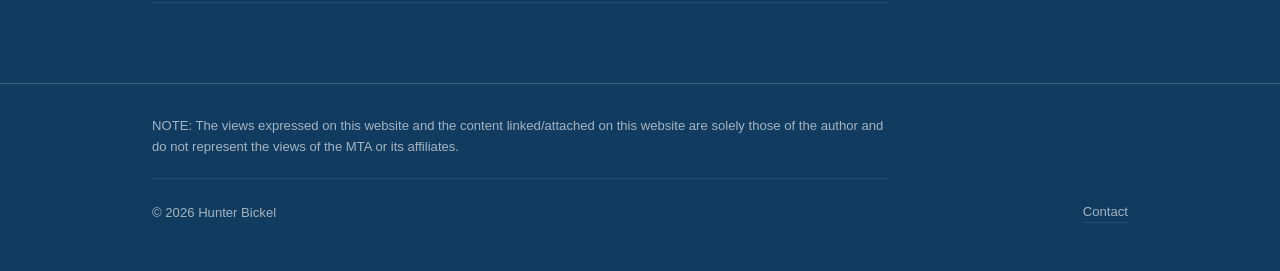
<file: writing.html>
<!doctype html>
<html lang="en">
<head>
<meta charset="utf-8">
<meta name="viewport" content="width=device-width, initial-scale=1">
<!-- GitHub Pages serves HTML with cache-control: max-age=600 and that cannot be
     changed. Without this, for ten minutes after a push the browser keeps the old
     page, which still points at the previous ?v= asset URLs it also has cached —
     so a change looks like it did not deploy. Revalidating is cheap: the server
     answers 304 when nothing changed. Fingerprinted assets stay fully cached. -->
<meta http-equiv="Cache-Control" content="no-cache">
<meta name="robots" content="noindex, nofollow, noarchive, nosnippet, noimageindex, max-snippet:0, max-image-preview:none">
<title>Research &amp; Writing — Hunter Bickel</title>
<meta name="description" content="A comprehensive collection of my writing—from published reports and articles, to jotting down my thoughts and ideas.">
<link rel="stylesheet" href="assets/style.css?v=282a894c">
<link rel="icon" type="image/png" sizes="32x32" href="assets/icons/favicon-32.png">
<link rel="icon" type="image/png" sizes="16x16" href="assets/icons/favicon-16.png">
<link rel="apple-touch-icon" sizes="180x180" href="assets/icons/apple-touch-icon.png">
<link rel="manifest" href="site.webmanifest">
<meta name="theme-color" content="#113c60">
</head>
<body>
<a class="skip" href="#main">Skip to content</a>

<header class="masthead">
  <div class="wrap masthead__inner">
    <p class="masthead__name"><a href="index.html">Hunter Bickel</a></p>
    <nav class="nav" aria-label="Primary">
      <a href="index.html">Home</a>
      <a href="work.html">Experience</a>
      <a href="writing.html" aria-current="page">Research &amp; Writing</a>
    </nav>
  </div>
</header>

<div class="construction" role="status">
  <div class="wrap construction__inner">
    <span class="construction__tag">Under construction</span>
    <span class="construction__msg">This site is being built out &mdash; the writing and the full details are on the way.</span>
  </div>
</div>

<main id="main">
  <div class="wrap">

    <div class="page-head">
      <h1>Research &amp; Writing</h1>
      <p class="dek">A comprehensive collection of my writing&mdash;from published reports and articles, to jotting down my thoughts and ideas.</p>
    </div>

    <p class="nowline">
      <span class="nowline__label">Currently writing</span>
      <span class="nowline__title">The monumental metro network expansions of Paris and
        Madrid</span>
    </p>

    <div class="stream" id="stream" data-stream>
      <div class="filters" id="filters" hidden>
        <span class="filters__lbl">Series</span>
        <span class="filters__series" id="f-series"></span>
        <span class="filters__lbl filters__lbl--2">Topics</span>
        <span class="filters__topics" id="f-topics"></span>
        <button class="chip chip--on chip--all" type="button" data-filter="all">Everything</button>
      </div>

      <noscript>
        <p class="feed-status">
          The journal entries on this page are rendered in the browser from
          <a href="data/journal.json">data/journal.json</a>. Enable JavaScript to see them
          alongside the articles below, or read the raw entries at that link.
        </p>
      </noscript>

        <article class="pc" data-id="report" data-date="2026-10-01" data-capstone="1"
                 data-series="Europe Work Study" data-part="4"
                 data-topics="High-Speed Rail|Station Design">
          <div class="pc__body">
            <p class="pc__meta"><span class="pc__kind">Report</span><span class="pc__src">Mineta Transportation Institute</span></p>
            <h3 class="pc__title"><a href="articles/france-spain-work-study.html">Learning at 200&nbsp;mph: Lessons for Better Passenger Rail from France and Spain</a></h3>
            <p class="pc__dek">Key takeaways from a two-week work-study in France and Spain and applying them to the U.S. context.</p>
            <p class="pc__meta pc__meta--b"><span class="pc__date">October 2026</span><span class="pc__len">265 pages</span><span class="topic">High-Speed Rail</span><span class="topic">Station Design</span></p>
          </div>
          <span class="pc__shot pc__shot--logo" style="background-image:url(assets/images/logos/mineta.png)"></span>
        </article>
        <article class="pc" data-id="barcelona" data-date="2025-10-11"
                 data-series="Europe Work Study" data-part="3"
                 data-topics="High-Speed Rail|Station Design|Regional Rail">
          <div class="pc__body">
            <p class="pc__meta"><span class="pc__kind">Site study</span></p>
            <h3 class="pc__title"><a href="articles/barcelona-la-sagrera.html">Barcelona La Sagrera: A modern-day mega-station</a></h3>
            <p class="pc__dek">The future of multi-modality and city-building is under construction in the Catalan capital.</p>
            <p class="pc__meta pc__meta--b"><span class="pc__date">October 11, 2025</span><span class="topic">High-Speed Rail</span><span class="topic">Station Design</span><span class="topic">Regional Rail</span></p>
          </div>
          <span class="pc__shot" style="background-image:url(assets/images/barcelona-la-sagrera/01.jpg)"></span>
        </article>
        <article class="pc" data-id="lyon" data-date="2025-08-10"
                 data-series="Europe Work Study" data-part="2"
                 data-topics="Station Design|Urban Planning">
          <div class="pc__body">
            <p class="pc__meta"><span class="pc__kind">Site study</span></p>
            <h3 class="pc__title"><a href="articles/lyon-part-dieu.html">Lyon-Part-Dieu: An urban travel hub transformation</a></h3>
            <p class="pc__dek">Paris isn&rsquo;t the only French city that&rsquo;s undergoing a massive transformation that&rsquo;s centered around transport.</p>
            <p class="pc__meta pc__meta--b"><span class="pc__date">August 10, 2025</span><span class="topic">Station Design</span><span class="topic">Urban Planning</span></p>
          </div>
          <span class="pc__shot" style="background-image:url(assets/images/lyon-part-dieu/02.jpg)"></span>
        </article>
        <article class="pc" data-id="eaststl" data-date="2025-03-02"
                 data-series="" data-part="0"
                 data-topics="High-Speed Rail|Station Design">
          <div class="pc__body">
            <p class="pc__meta"><span class="pc__kind">Freelance</span><span class="pc__src">High Speed Rail Alliance</span></p>
            <h3 class="pc__title"><a href="articles/east-stl-hsr.html">The Case for a High-Speed Rail Station in East St. Louis</a></h3>
            <p class="pc__dek">HSRA&rsquo;s proposal for a new rail station east of the Mississippi.</p>
            <p class="pc__meta pc__meta--b"><span class="pc__date">March 2, 2025</span><span class="pc__len">On hsrail.org</span><span class="topic">High-Speed Rail</span><span class="topic">Station Design</span></p>
          </div>
          <span class="pc__shot pc__shot--none"><i></i></span>
        </article>

      <p class="stream__empty" id="stream-empty" hidden>Nothing matches that combination.</p>
    </div>
  </div>
</main>

<footer class="footer">
  <div class="wrap">
    <p class="disclaimer">
      NOTE: The views expressed on this website and the content linked/attached on this
      website are solely those of the author and do not represent the views of the MTA or
      its affiliates.
    </p>
  </div>
  <div class="wrap footer__inner">
    <span>&copy; <span id="year">2026</span> Hunter Bickel</span>
    <span class="spacer"></span>
    <a href="index.html#contact">Contact</a>
  </div>
</footer>

<script src="assets/site.js?v=ba39a8e4"></script>
<script src="assets/markdown.js?v=7d4345f8"></script>
<script src="assets/writing.js?v=ddb17ba2"></script>
</body>
</html>
</file>
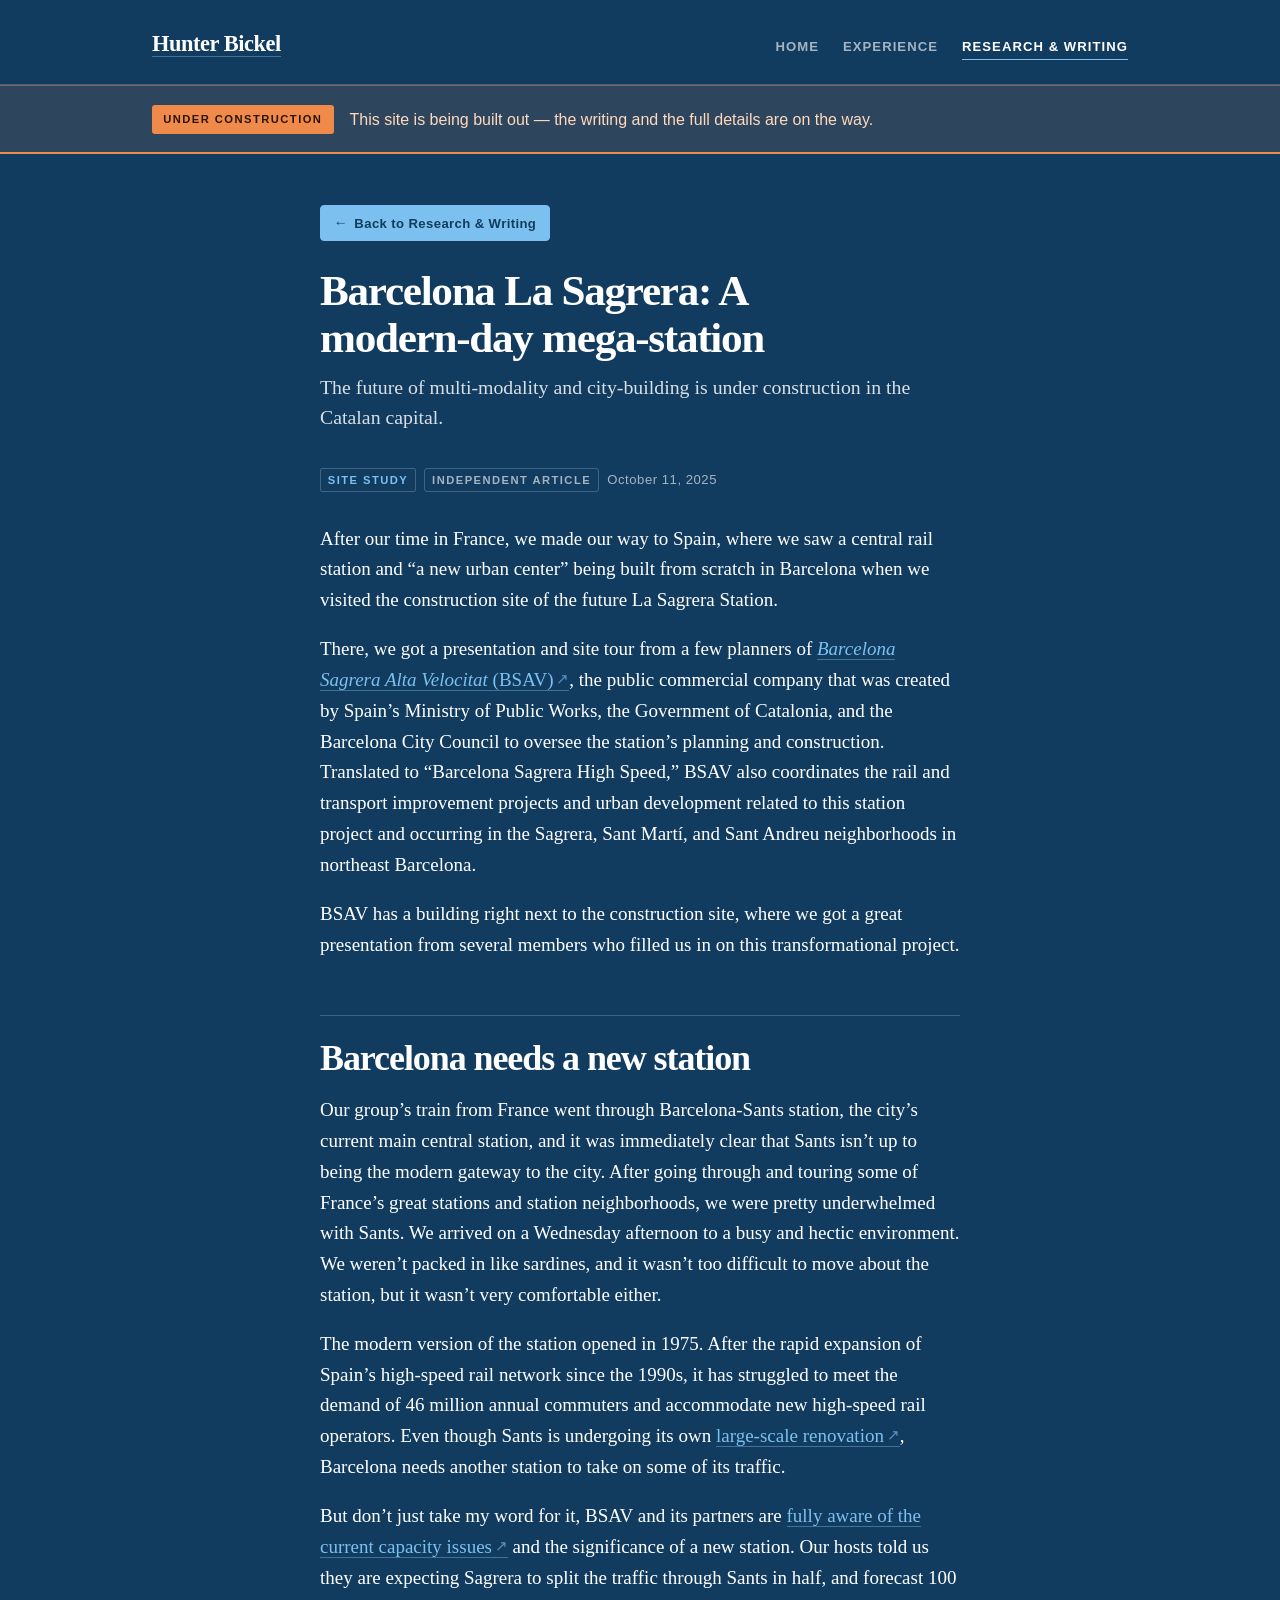
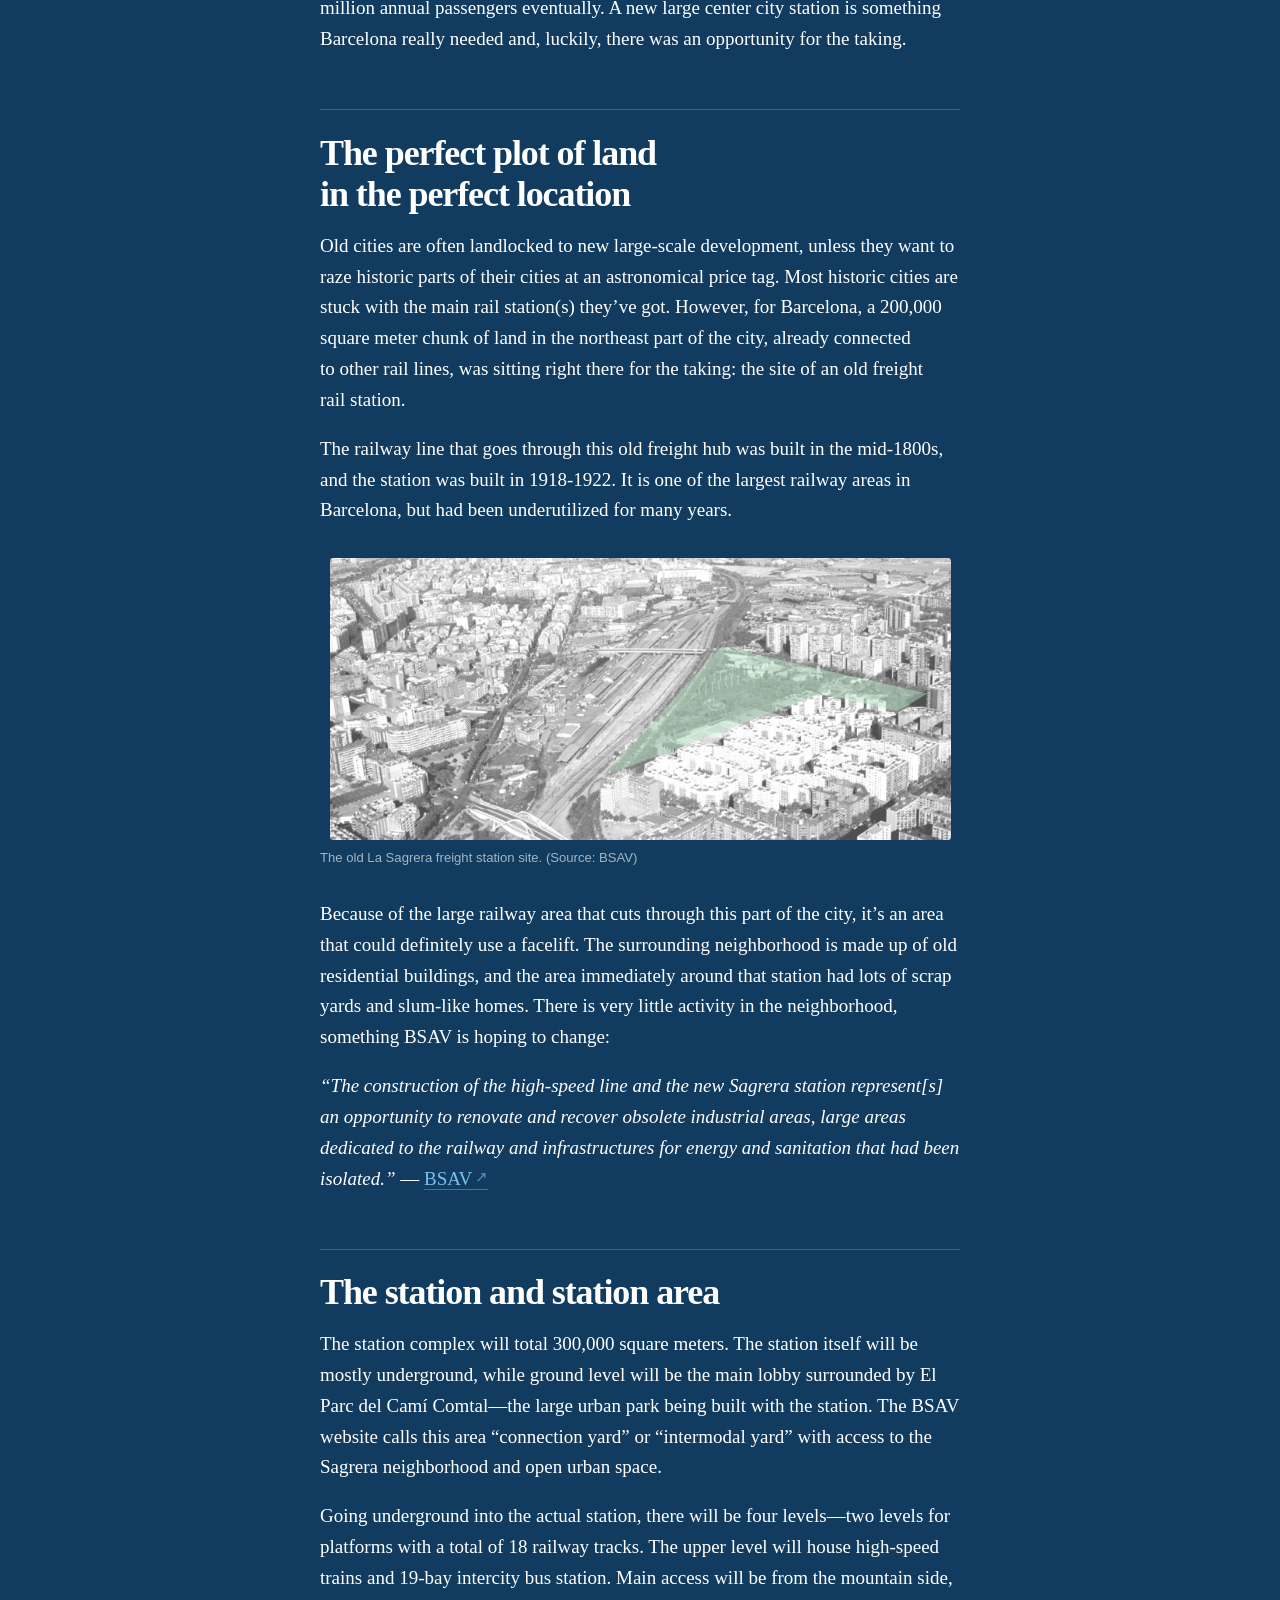
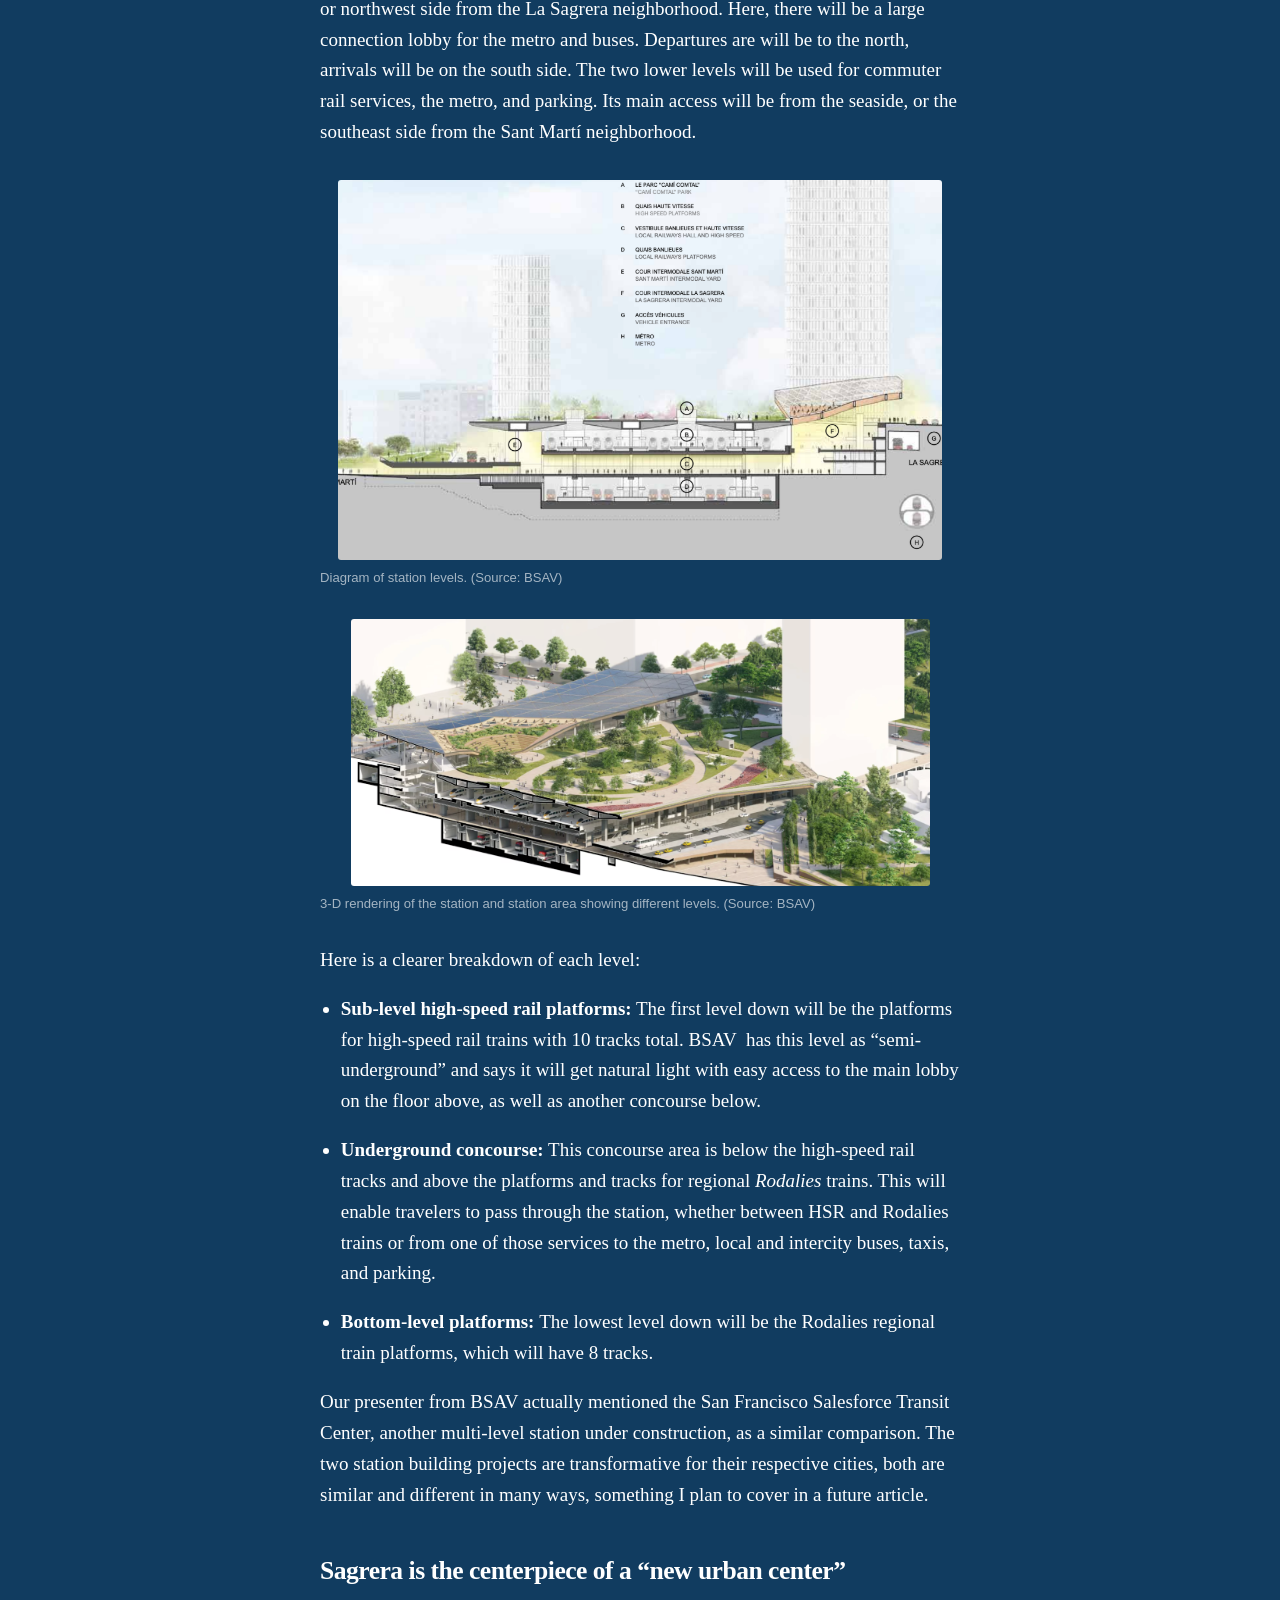
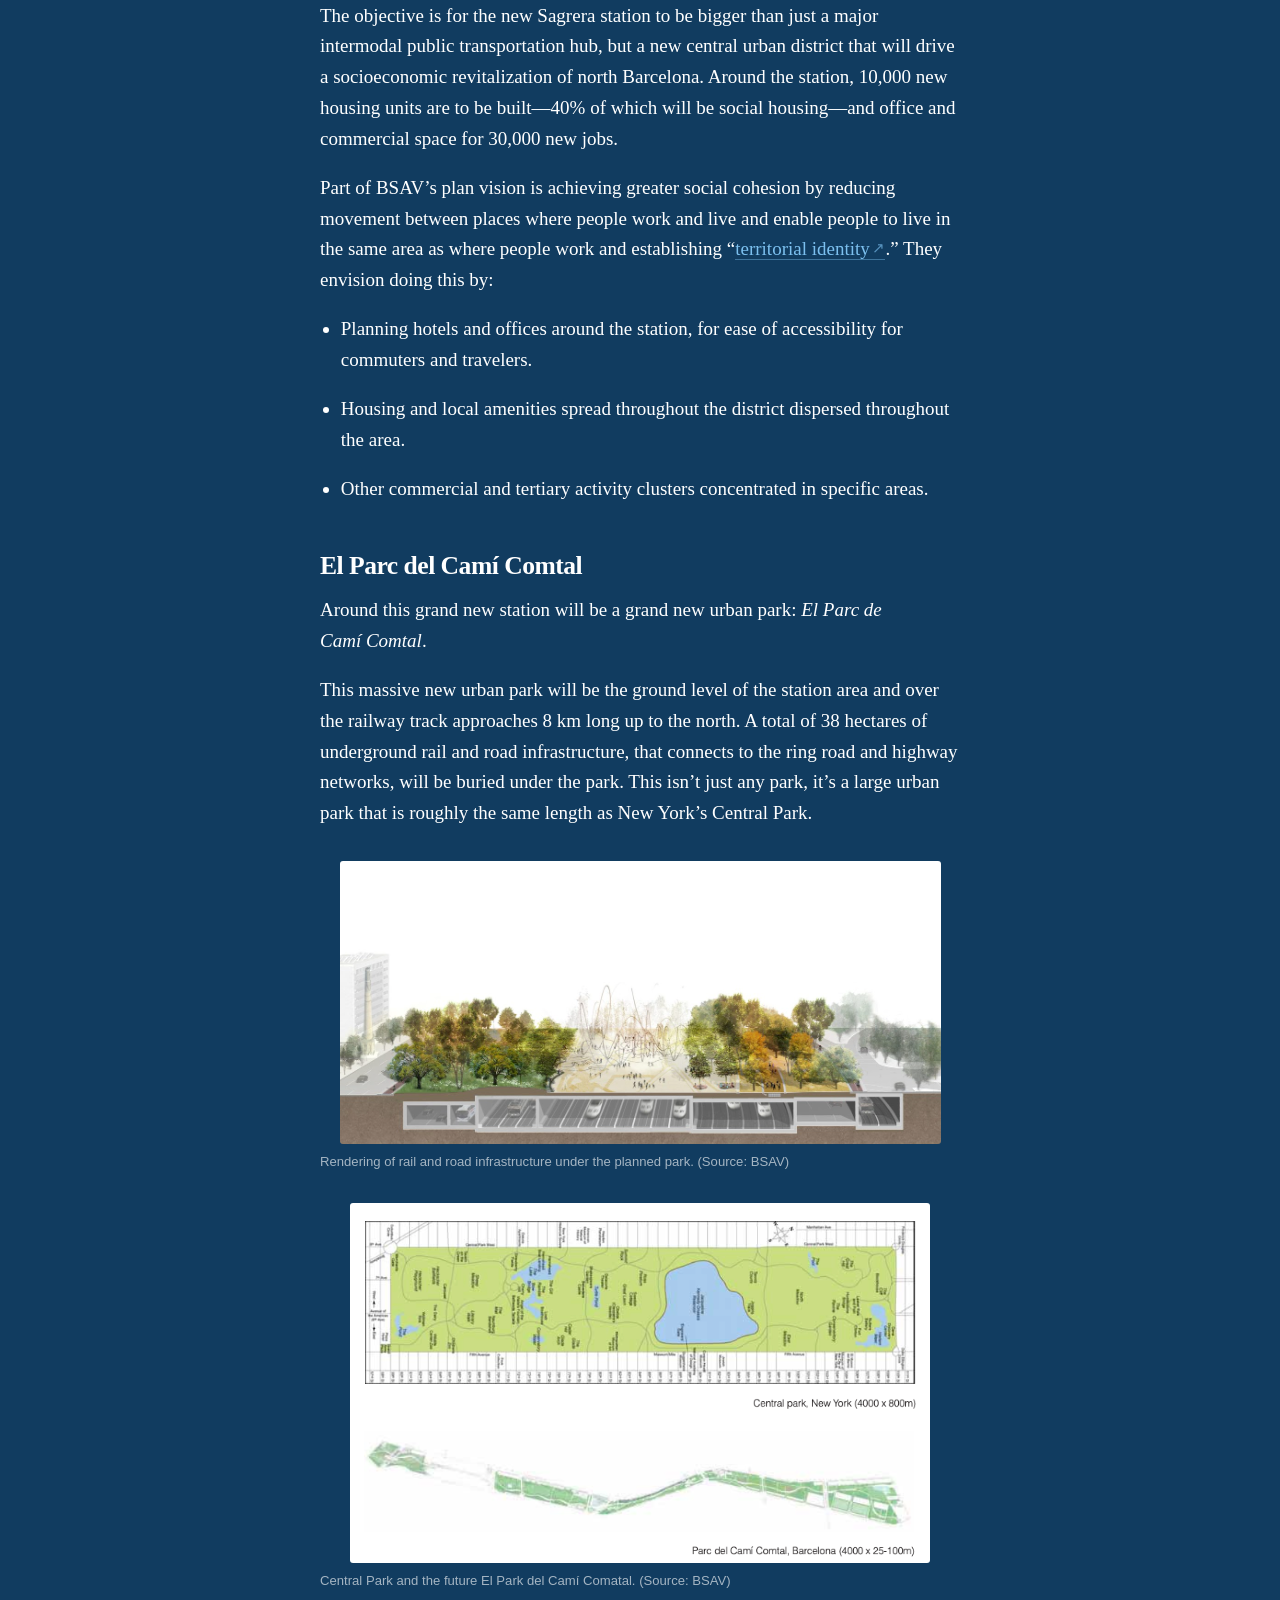
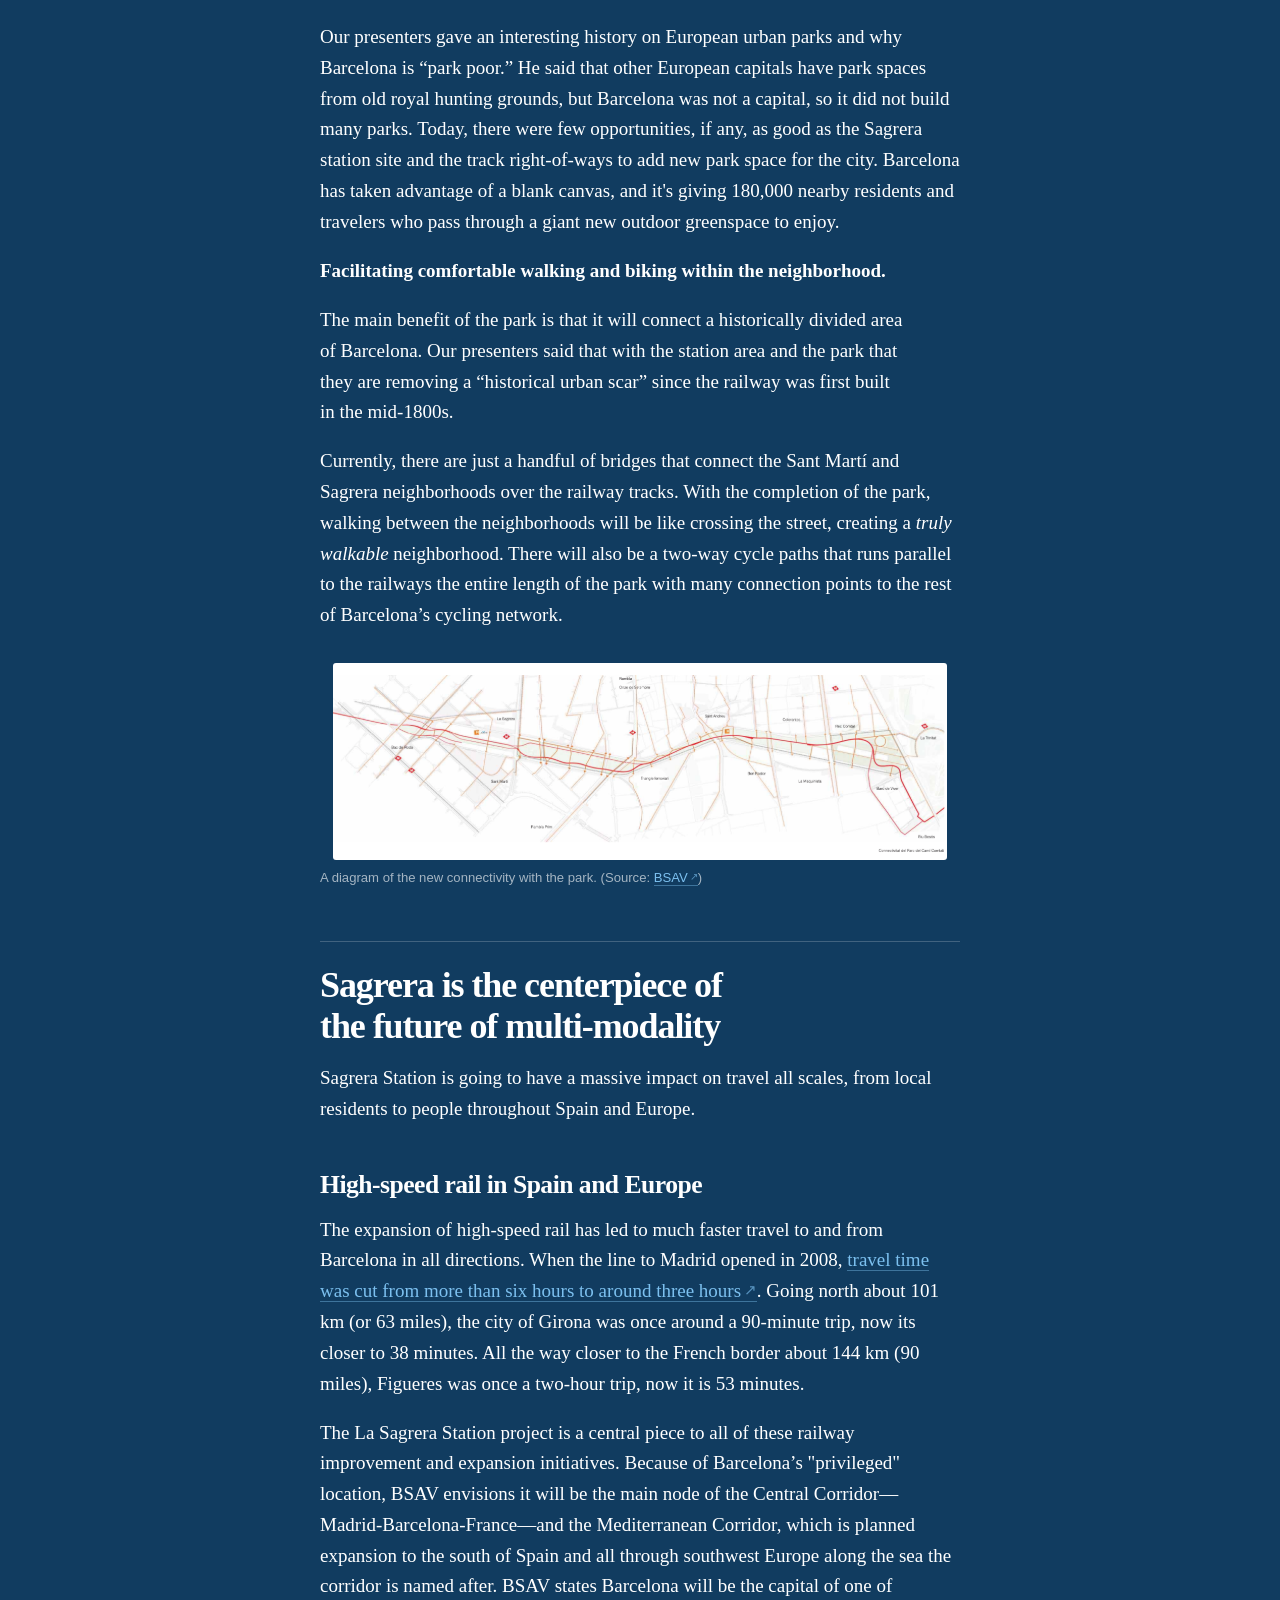
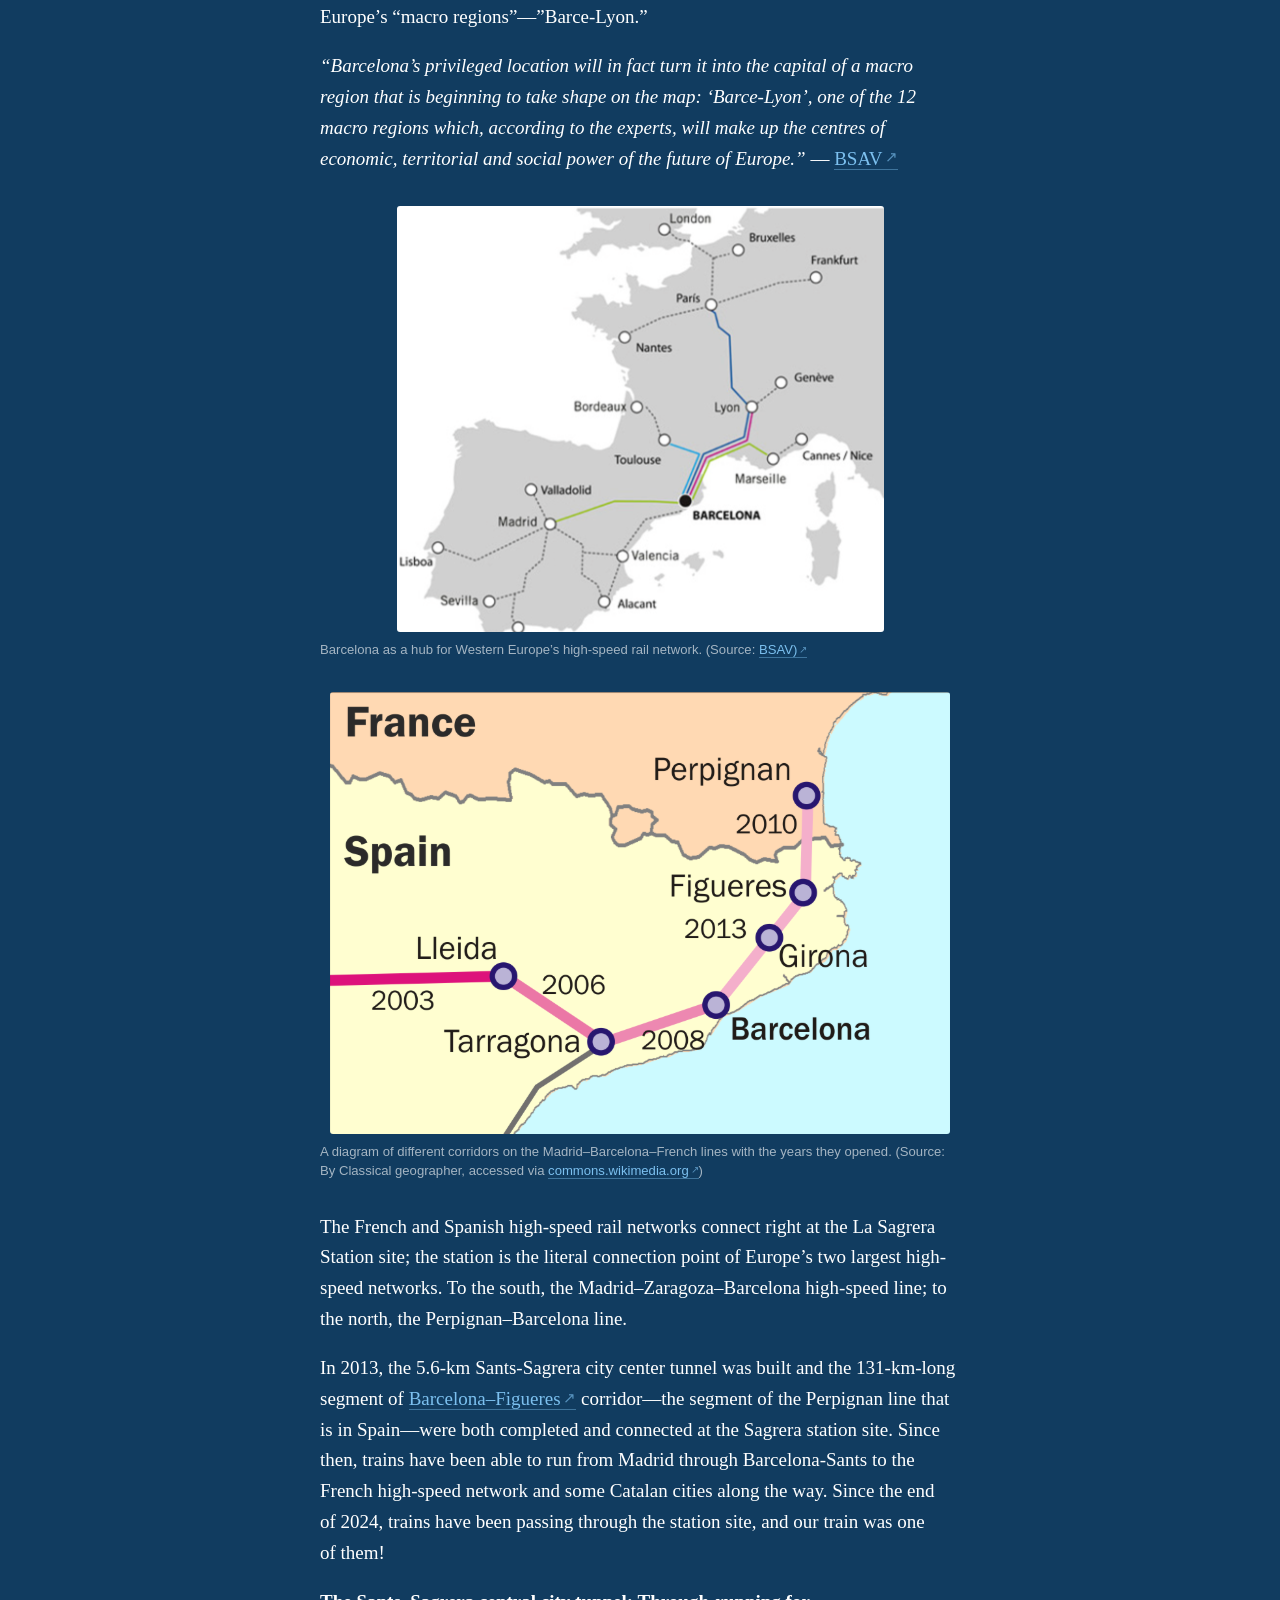
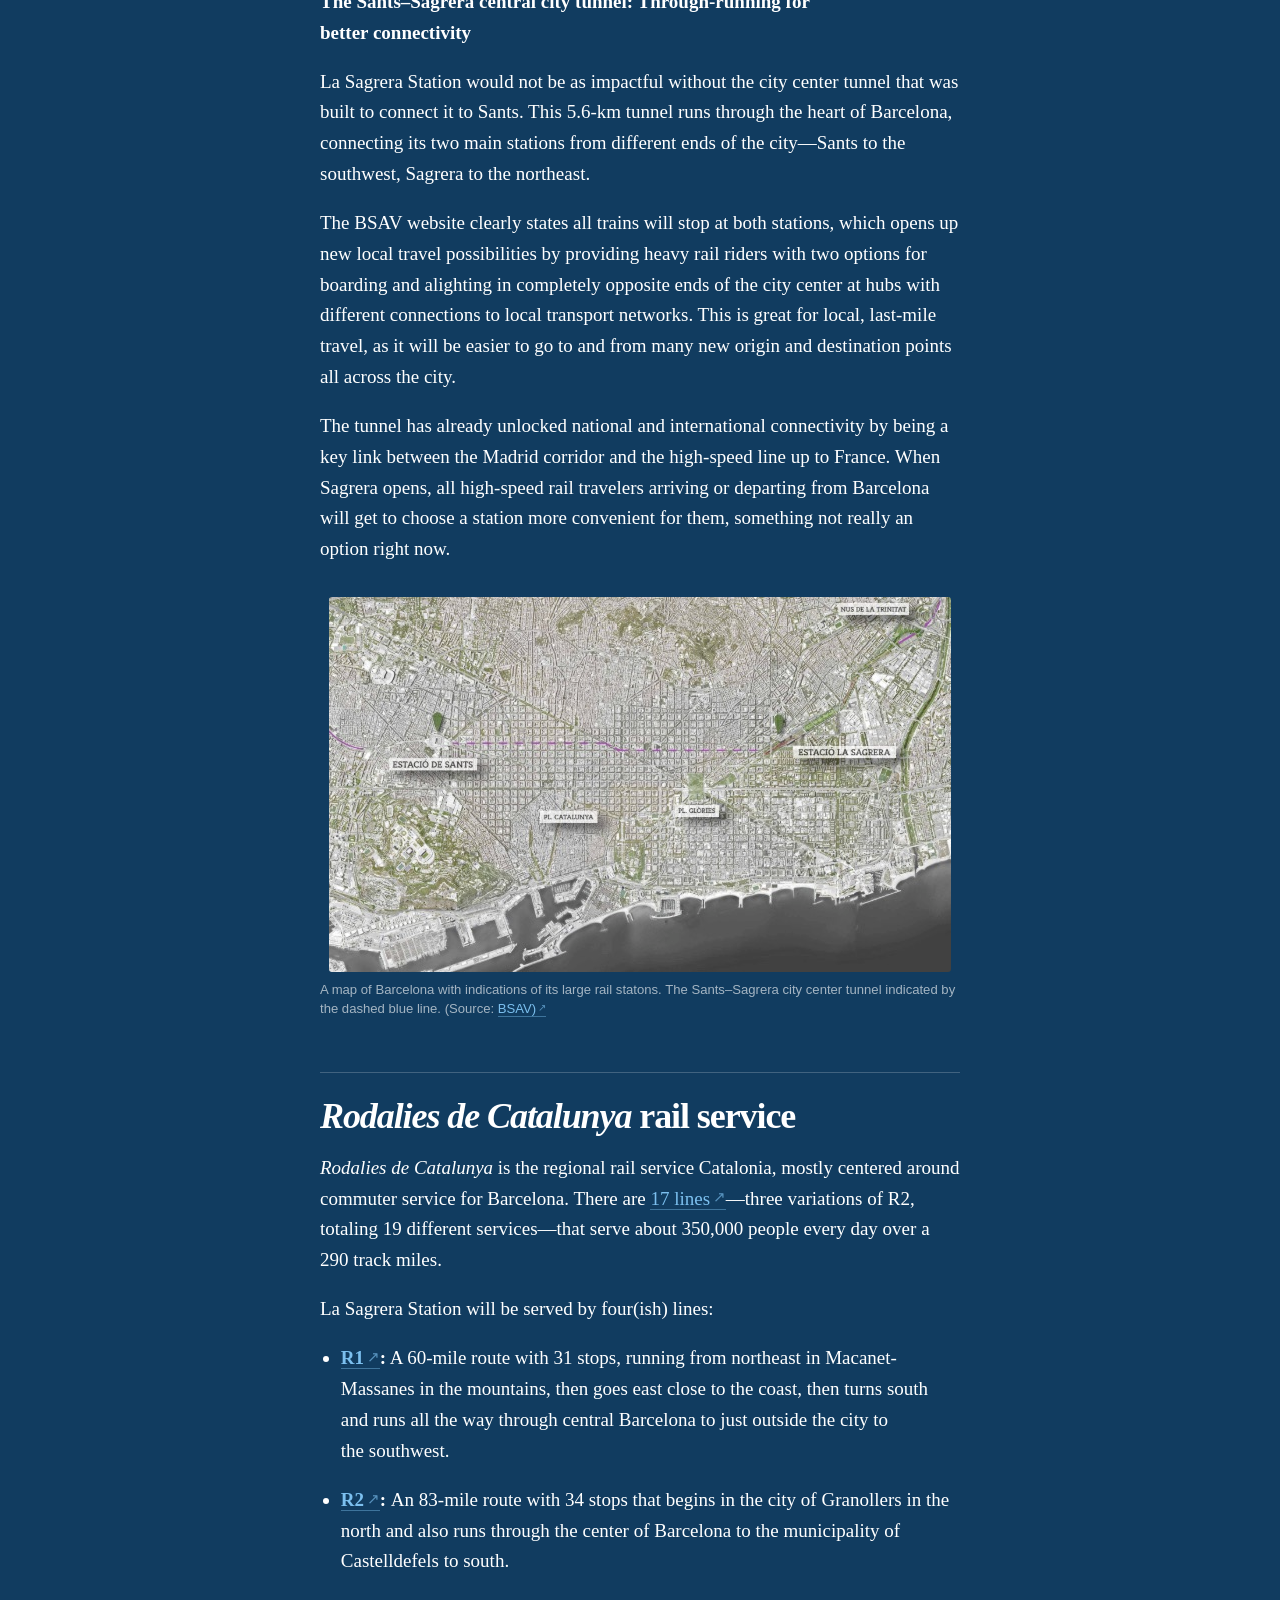
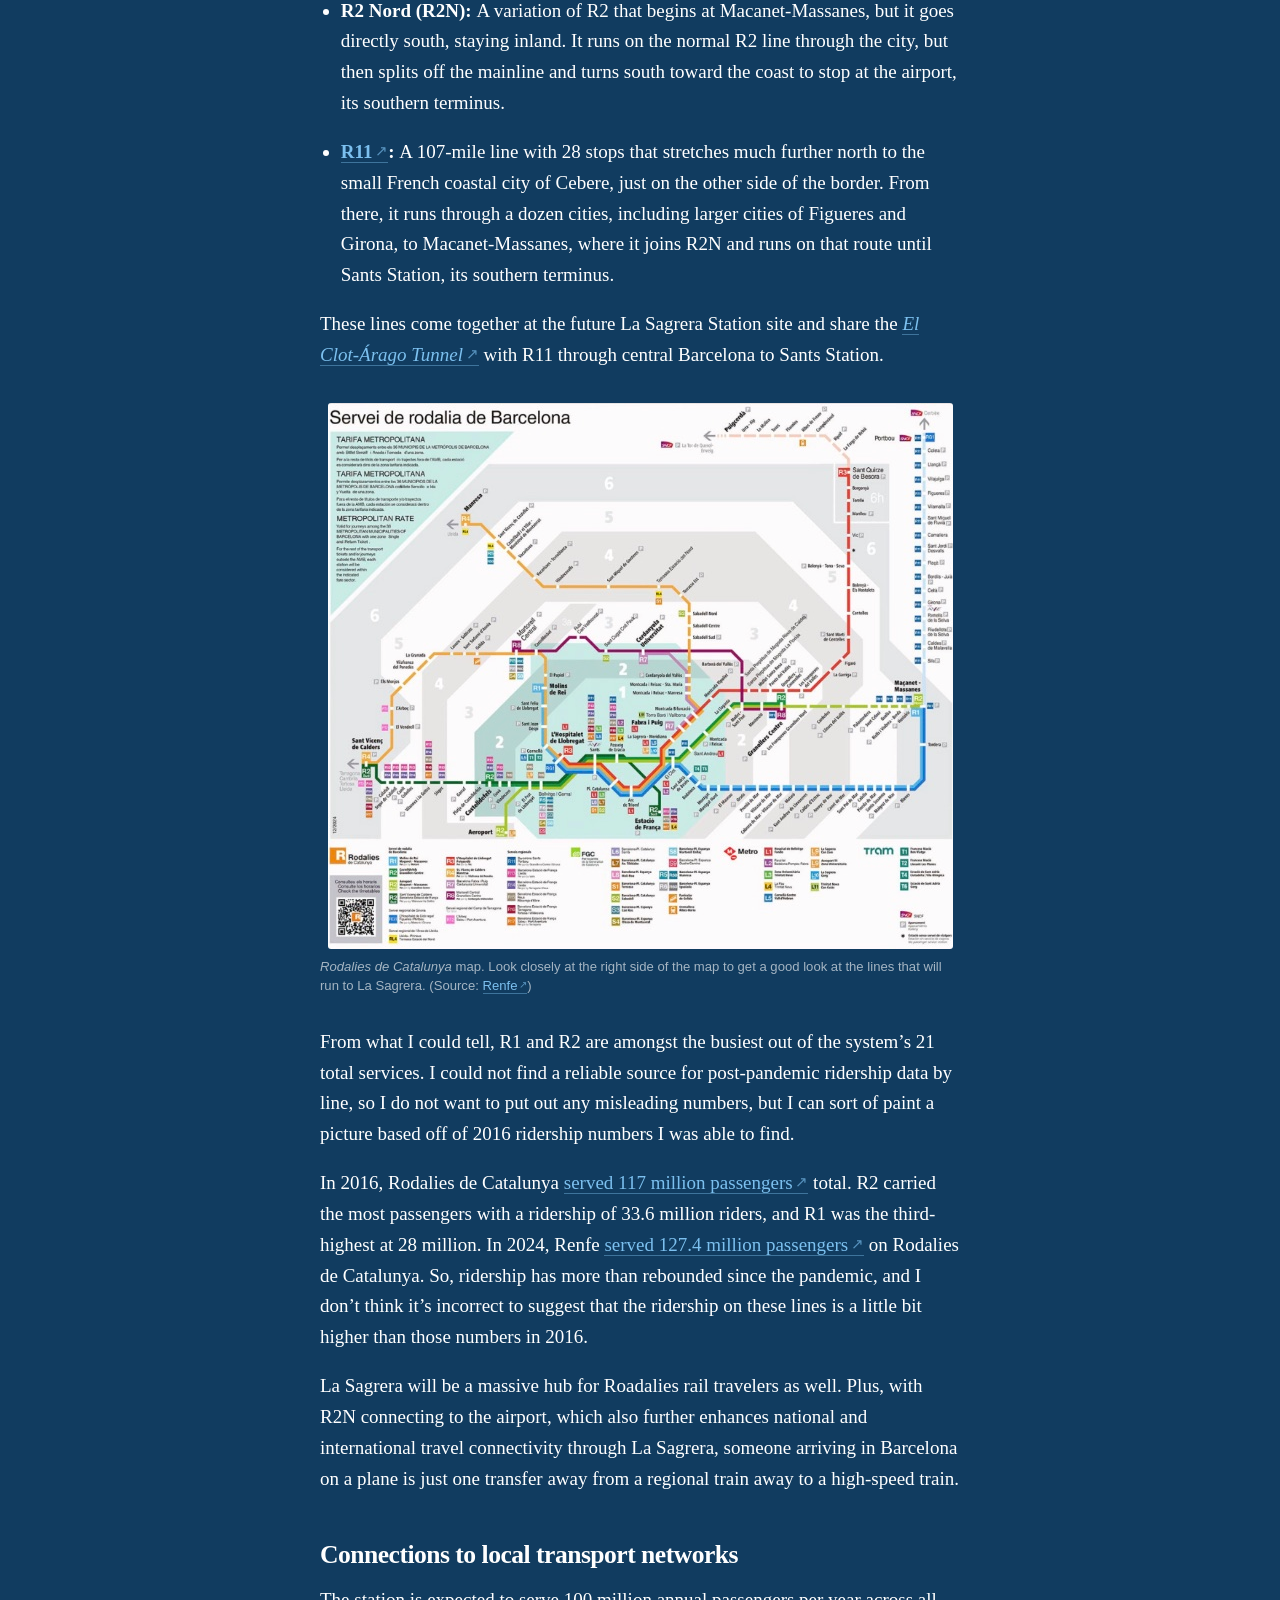
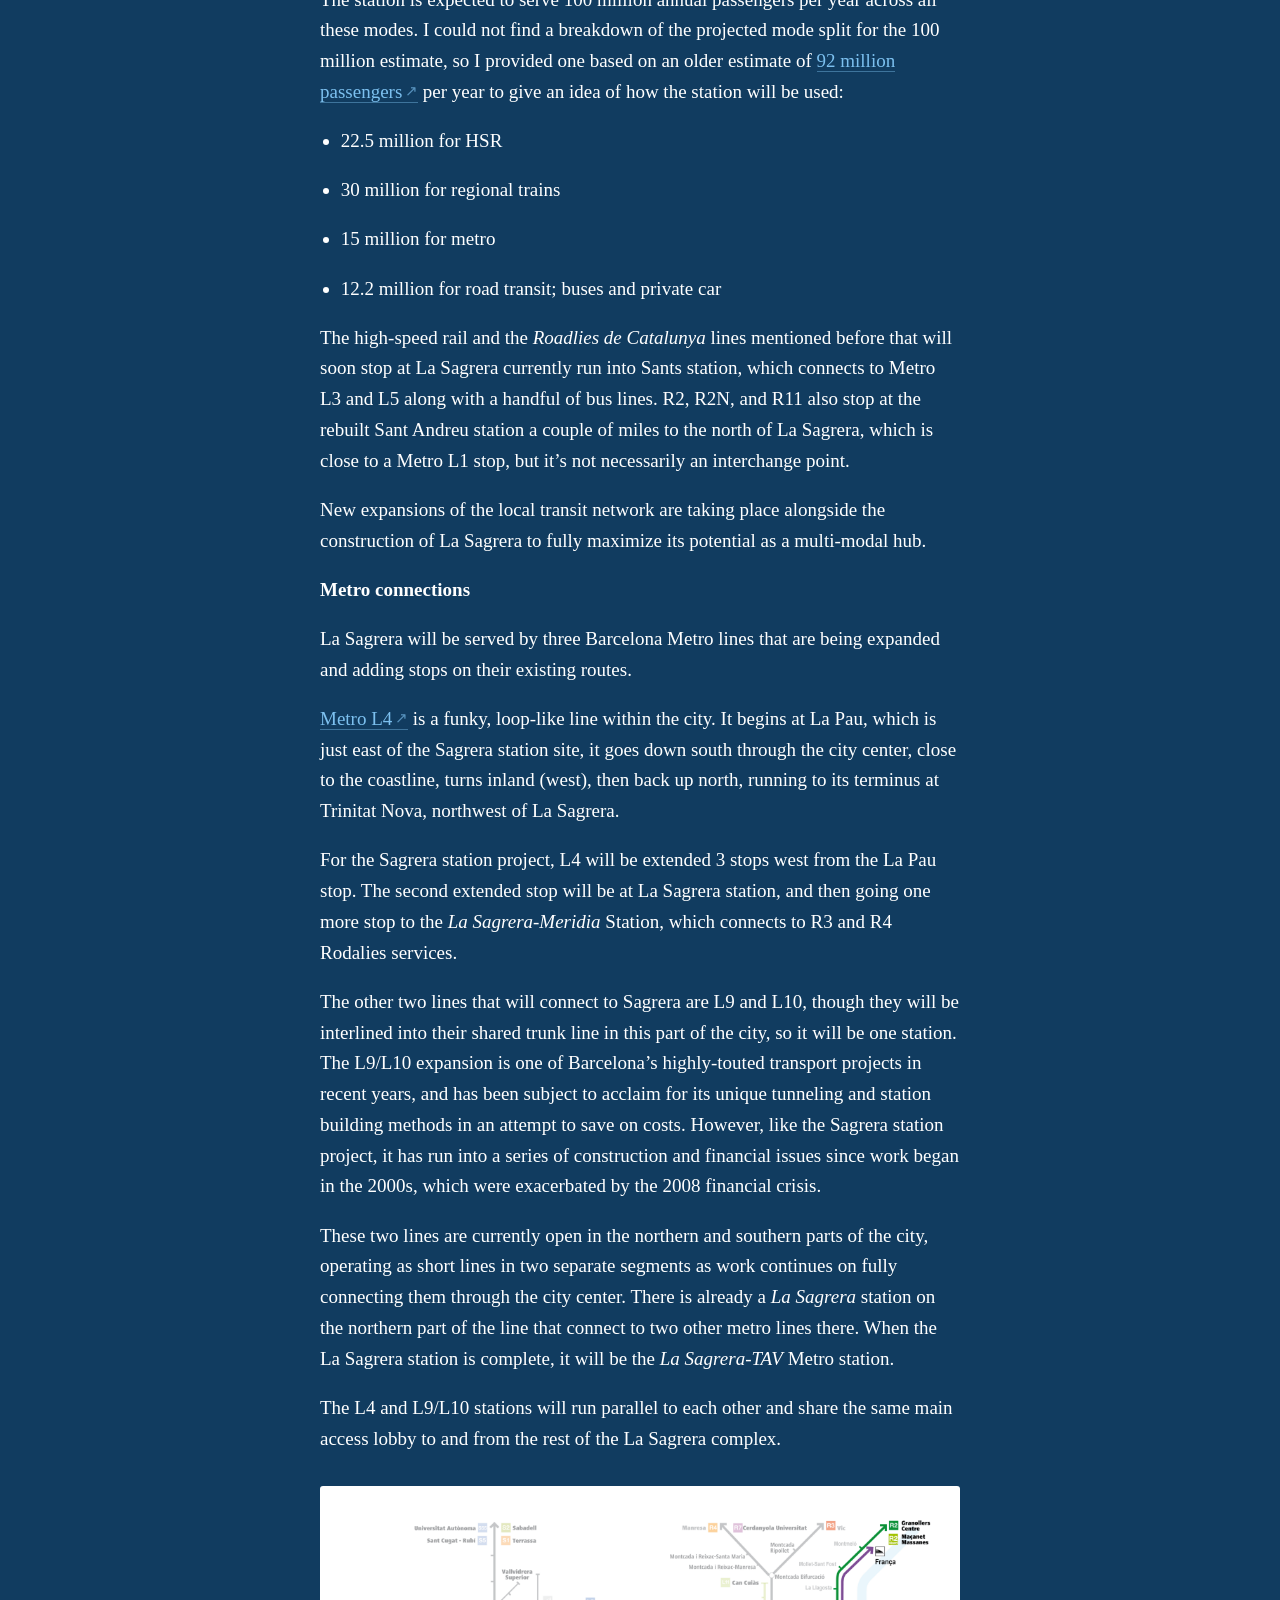
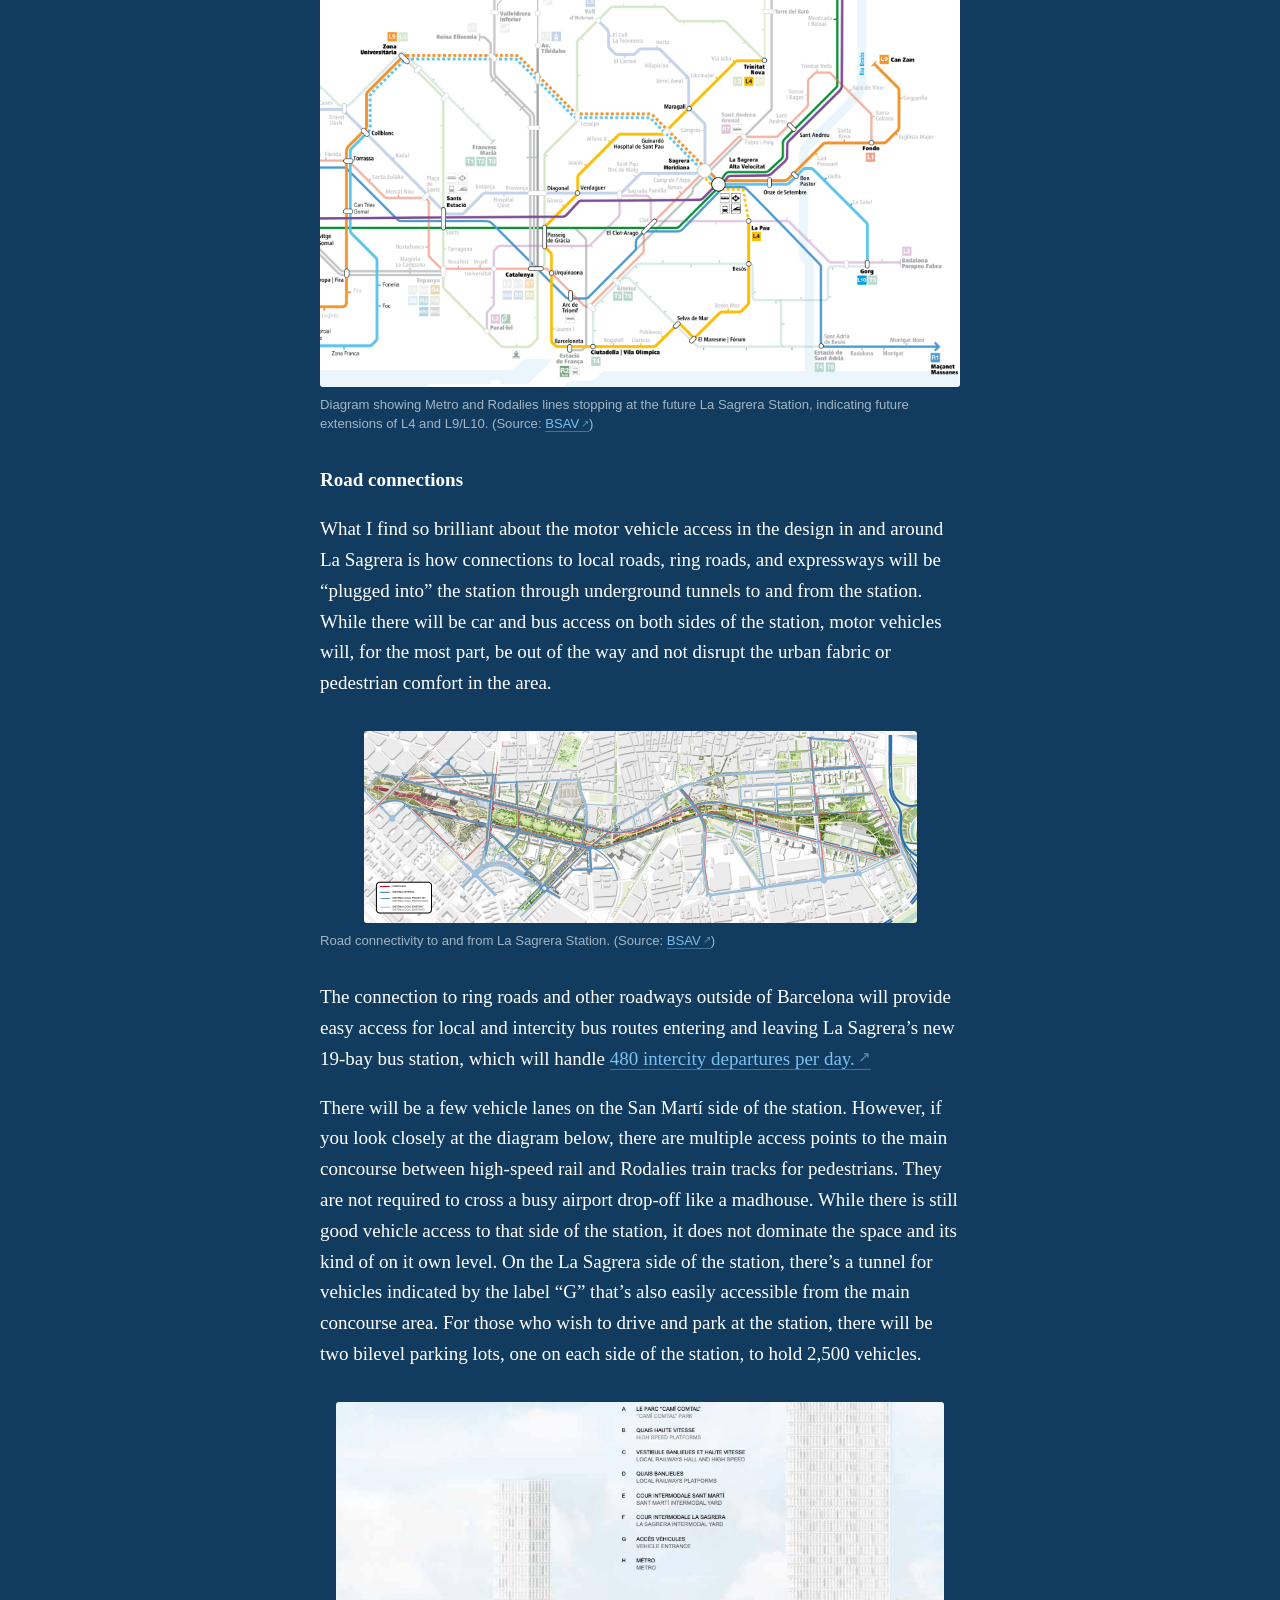
<file: articles/barcelona-la-sagrera.html>
<!doctype html>
<html lang="en">
<head>
<meta charset="utf-8">
<meta name="viewport" content="width=device-width, initial-scale=1">
<!-- GitHub Pages serves HTML with cache-control: max-age=600 and that cannot be
     changed. Without this, for ten minutes after a push the browser keeps the old
     page, which still points at the previous ?v= asset URLs it also has cached —
     so a change looks like it did not deploy. Revalidating is cheap: the server
     answers 304 when nothing changed. Fingerprinted assets stay fully cached. -->
<meta http-equiv="Cache-Control" content="no-cache">
<meta name="robots" content="noindex, nofollow, noarchive, nosnippet, noimageindex, max-snippet:0, max-image-preview:none">
<title>Barcelona La Sagrera: A modern-day mega-station &mdash; Hunter Bickel</title>
<meta name="description" content="The future of multi-modality and city-building is under construction in the Catalan capital.">
<link rel="stylesheet" href="../assets/style.css?v=282a894c">
<link rel="icon" type="image/png" sizes="32x32" href="../assets/icons/favicon-32.png">
<link rel="icon" type="image/png" sizes="16x16" href="../assets/icons/favicon-16.png">
<link rel="apple-touch-icon" sizes="180x180" href="../assets/icons/apple-touch-icon.png">
<link rel="manifest" href="../site.webmanifest">
<meta name="theme-color" content="#113c60">
</head>
<body>
<a class="skip" href="#main">Skip to content</a>

<header class="masthead">
  <div class="wrap masthead__inner">
    <p class="masthead__name"><a href="../index.html">Hunter Bickel</a></p>
    <nav class="nav" aria-label="Primary">
      <a href="../index.html">Home</a>
      <a href="../work.html">Experience</a>
      <a href="../writing.html" aria-current="page">Research &amp; Writing</a>
    </nav>
  </div>
</header>

<div class="construction" role="status">
  <div class="wrap construction__inner">
    <span class="construction__tag">Under construction</span>
    <span class="construction__msg">This site is being built out &mdash; the writing and the full details are on the way.</span>
  </div>
</div>

<main id="main">
  <div class="wrap wrap--read">

    <div class="page-head">
      <a class="back-link" href="../writing.html"><span class="arrow" aria-hidden="true">&larr;</span> Back to Research &amp; Writing</a>
      <h1>Barcelona La Sagrera: A modern-day mega-station</h1>
      <p class="dek">
        The future of multi-modality and city-building is under construction in the Catalan capital.
      </p>
    </div>

    <p class="piece__meta" style="margin-bottom:2rem">
      <span class="tag">Site study</span>
      <span class="piece__where">Independent Article</span>
      <span class="piece__when">October 11, 2025</span>
    </p>

    <div class="prose">
<p>After our time in France, we made our way to Spain, where we saw a central rail station and “a new urban center” being built from scratch in Barcelona when we visited the construction site of the future La Sagrera Station.&nbsp;</p>
<p>There, we got a presentation and site tour from a few planners of <a href="https://barcelonasagrera.com/" target="_blank" rel="noopener noreferrer"><em>Barcelona Sagrera Alta Velocitat </em>(BSAV)</a>, the public commercial company that was created by Spain’s Ministry of Public Works, the Government of Catalonia, and the Barcelona City Council to oversee the station’s planning and construction. Translated to “Barcelona Sagrera High Speed,” BSAV also coordinates the rail and transport improvement projects and urban development related to this station project and occurring in the Sagrera, Sant Martí, and Sant Andreu neighborhoods in northeast Barcelona.&nbsp;</p>
<p>BSAV has a building right next to the construction site, where we got a great presentation from several members who filled us in on this transformational project.</p>
<h2>Barcelona needs a new station</h2>
<p>Our group’s train from France went through Barcelona-Sants station, the city’s current main central station, and it was immediately clear that Sants isn’t up to being the modern gateway to the city. After going through and touring some of France’s great stations and station neighborhoods, we were pretty underwhelmed with Sants. We arrived on a Wednesday afternoon to a busy and hectic environment. We weren’t packed in like sardines, and it wasn’t too difficult to move about the station, but it wasn’t very comfortable either.&nbsp;</p>
<p>The modern version of the station opened in 1975. After the rapid expansion of Spain’s high-speed rail network since the 1990s, it has struggled to meet the demand of 46 million annual commuters and accommodate new high-speed rail operators. Even though Sants is undergoing its own <a href="https://www.adif.es/en/viajeros/grandes-proyectos/transformacion-sants" target="_blank" rel="noopener noreferrer">large-scale renovation</a>, Barcelona needs another station to take on some of its traffic.&nbsp;</p>
<p>But don’t just take my word for it, BSAV and its partners are <a href="https://www.ayesa.com/en/projects/la-sagrera-station-a-new-gateway-to-barcelona-for-100-million-people/" target="_blank" rel="noopener noreferrer">fully aware of the current capacity issues</a> and the significance of a new station. Our hosts told us they are expecting Sagrera to split the traffic through Sants in half, and forecast 100 million annual passengers eventually. A new large center city station is something Barcelona really needed and, luckily, there was an opportunity for the taking.</p>
<h2>The perfect plot of land in the perfect location</h2>
<p>Old cities are often landlocked to new large-scale development, unless they want to raze historic parts of their cities at an astronomical price tag. Most historic cities are stuck with the main rail station(s) they’ve got. However, for Barcelona, a 200,000 square meter chunk of land in the northeast part of the city, already connected to other rail lines, was sitting right there for the taking: the site of an old freight rail station.&nbsp;</p>
<p>The railway line that goes through this old freight hub was built in the mid-1800s, and the station was built in 1918-1922. It is one of the largest railway areas in Barcelona, but had been underutilized for many years.</p>

        
<figure>

                <img src="../assets/images/barcelona-la-sagrera/01.jpg" alt="An aerial view of the old La Sagrera freight yard before redevelopment" loading="lazy" decoding="async">

          <figcaption>The old La Sagrera freight station site. (Source: BSAV)</figcaption>

        </figure>

  
<p>Because of the large railway area that cuts through this part of the city, it’s an area that could definitely use a facelift. The surrounding neighborhood is made up of old residential buildings, and the area immediately around that station had lots of scrap yards and slum-like homes. There is very little activity in the neighborhood, something BSAV is hoping to change:</p>
<p><em>“The construction of the high-speed line and the new Sagrera station represent[s] an opportunity to renovate and recover obsolete industrial areas, large areas dedicated to the railway and infrastructures for energy and sanitation that had been isolated.” </em>— <a href="https://barcelonasagrera.com/la-transformacion-urbana/" target="_blank" rel="noopener noreferrer">BSAV</a></p>
<h2>The station and station area</h2>
<p>The station complex will total 300,000 square meters. The station itself will be mostly underground, while ground level will be the main lobby surrounded by El Parc del Camí Comtal—the large urban park being built with the station. The BSAV website calls this area “connection yard” or “intermodal yard” with access to the Sagrera neighborhood and open urban space.&nbsp;</p>
<p>Going underground into the actual station, there will be four levels—two levels for platforms with a total of 18 railway tracks. The upper level will house high-speed trains and 19-bay intercity bus station. Main access will be from the mountain side, or northwest side from the La Sagrera neighborhood. Here, there will be a large connection lobby for the metro and buses. Departures are will be to the north, arrivals will be on the south side. The two lower levels will be used for commuter rail services, the metro, and parking. Its main access will be from the seaside, or the southeast side from the Sant Martí neighborhood.</p>

        
<figure>

                <img src="../assets/images/barcelona-la-sagrera/02.png" alt="A cutaway diagram of the station’s stacked levels" loading="lazy" decoding="async">

          <figcaption>Diagram of station levels. (Source: BSAV)</figcaption>

        </figure>

        
<figure>

                <img src="../assets/images/barcelona-la-sagrera/03.png" alt="A three-dimensional rendering of the station and the district around it, showing each level" loading="lazy" decoding="async">

          <figcaption>3-D rendering of the station and station area showing different levels. (Source: BSAV)</figcaption>

        </figure>

  
<p>Here is a clearer breakdown of each level:</p>
<ul><li>
<p><strong>Sub-level high-speed rail platforms:</strong> The first level down will be the platforms for high-speed rail trains with 10 tracks total. BSAV&nbsp; has this level as “semi-underground” and says it will get natural light with easy access to the main lobby on the floor above, as well as another concourse below.</p></li><li>
<p><strong>Underground concourse:</strong> This concourse area is below the high-speed rail tracks and above the platforms and tracks for regional <em>Rodalies </em>trains. This will enable travelers to pass through the station, whether between HSR and Rodalies trains or from one of those services to the metro, local and intercity buses, taxis, and parking.&nbsp;</p></li><li>
<p><strong>Bottom-level platforms: </strong>The lowest level down will be the Rodalies regional train platforms, which will have 8 tracks.</p></li></ul>
<p>Our presenter from BSAV actually mentioned the San Francisco Salesforce Transit Center, another multi-level station under construction, as a similar comparison. The two station building projects are transformative for their respective cities, both are similar and different in many ways, something I plan to cover in a future article.</p>
<h3>Sagrera is the centerpiece of a “new urban center”</h3>
<p>The objective is for the new Sagrera station to be bigger than just a major intermodal public transportation hub, but a new central urban district that will drive a socioeconomic revitalization of north Barcelona. Around the station, 10,000 new housing units are to be built—40% of which will be social housing—and office and commercial space for 30,000 new jobs.&nbsp;</p>
<p>Part of BSAV’s plan vision is achieving greater social cohesion by reducing movement between places where people work and live and enable people to live in the same area as where people work and establishing “<a href="https://barcelonasagrera.com/wp-content/uploads/2024/04/idiomes-QUADERN-2024_LR.pdf" target="_blank" rel="noopener noreferrer">territorial identity</a>.” They envision doing this by:</p>
<ul><li>
<p>Planning hotels and offices around the station, for ease of accessibility for commuters and travelers.</p></li><li>
<p>Housing and local amenities spread throughout the district dispersed throughout the area.</p></li><li>
<p>Other commercial and tertiary activity clusters concentrated in specific areas.</p></li></ul>
<h3>El Parc del Camí Comtal</h3>
<p>Around this grand new station will be a grand new urban park: <em>El Parc de Camí Comtal</em>.&nbsp;</p>
<p>This massive new urban park will be the ground level of the station area and over the railway track approaches 8 km long up to the north. A total of 38 hectares of underground rail and road infrastructure, that connects to the ring road and highway networks, will be buried under the park. This isn’t just any park, it’s a large urban park that is roughly the same length as New York’s Central Park.</p>

        
<figure>

                <img src="../assets/images/barcelona-la-sagrera/04.png" alt="A rendering of the rail and road infrastructure running beneath the planned park" loading="lazy" decoding="async">

          <figcaption>Rendering of rail and road infrastructure under the planned park. (Source: BSAV)</figcaption>

        </figure>

        
<figure>

                <img src="../assets/images/barcelona-la-sagrera/05.png" alt="A rendering of the linear park, El Parc del Camí Comtal, above the station" loading="lazy" decoding="async">

          <figcaption>Central Park and the future El Park del Camí Comatal. (Source: BSAV)</figcaption>

        </figure>

  
<p>Our presenters gave an interesting history on European urban parks and why Barcelona is “park poor.” He said that other European capitals have park spaces from old royal hunting grounds, but Barcelona was not a capital, so it did not build many parks. Today, there were few opportunities, if any, as good as the Sagrera station site and the track right-of-ways to add new park space for the city. Barcelona has taken advantage of a blank canvas, and it's giving 180,000 nearby residents and travelers who pass through a giant new outdoor greenspace to enjoy.</p>
<p><strong>Facilitating comfortable walking and biking within the neighborhood.&nbsp;</strong></p>
<p>The main benefit of the park is that it will connect a historically divided area of Barcelona. Our presenters said that with the station area and the park that they are removing a “historical urban scar” since the railway was first built in&nbsp;the&nbsp;mid-1800s.</p>
<p>Currently, there are just a handful of bridges that connect the Sant Martí and Sagrera neighborhoods over the railway tracks. With the completion of the park, walking between the neighborhoods will be like crossing the street, creating a<em> truly walkable</em> neighborhood. There will also be a two-way cycle paths that runs parallel to the railways the entire length of the park with many connection points to the rest of Barcelona’s cycling network.</p>

        
<figure>

                <img src="../assets/images/barcelona-la-sagrera/06.png" alt="A diagram of the pedestrian and transport connections the park creates" loading="lazy" decoding="async">

          <figcaption>A diagram of the new connectivity with the park. (Source:  <a href="https://barcelonasagrera.com/wp-content/uploads/2015/04/1266.pdf" target="_blank" rel="noopener noreferrer">BSAV</a>)</figcaption>

        </figure>

  
<h2>Sagrera is the centerpiece of the future of multi-modality</h2>
<p>Sagrera Station is going to have a massive impact on travel all scales, from local residents to people throughout Spain and Europe.</p>
<h3>High-speed rail in Spain and Europe</h3>
<p>The expansion of high-speed rail has led to much faster travel to and from Barcelona in all directions. When the line to Madrid opened in 2008, <a href="https://barcelonasagrera.com/wp-content/uploads/2015/04/992.pdf" target="_blank" rel="noopener noreferrer">travel time was cut from more than six hours to around three hours</a>. Going north about 101 km (or 63 miles), the city of Girona was once around a 90-minute trip, now its closer to 38 minutes. All the way closer to the French border about 144 km (90 miles), Figueres was once a two-hour trip, now it is 53 minutes.</p>
<p>The La Sagrera Station project is a central piece to all of these railway improvement and expansion initiatives. Because of Barcelona’s "privileged" location, BSAV envisions it will be the main node of the Central Corridor—Madrid-Barcelona-France—and the Mediterranean Corridor, which is planned expansion to the south of Spain and all through southwest Europe along the sea the corridor is named after. BSAV states Barcelona will be the capital of one of Europe’s “macro regions”—”Barce-Lyon.”</p>
<p><em>“Barcelona’s privileged location will in fact turn it into the capital of a macro region that is beginning to take shape on the map: ‘Barce-Lyon’, one of the 12 macro regions which, according to the experts, will make up the centres of economic, territorial and social power of the future of Europe.” </em>— <a href="https://barcelonasagrera.com/wp-content/uploads/2024/04/idiomes-QUADERN-2024_LR.pdf" target="_blank" rel="noopener noreferrer">BSAV</a></p>

        
<figure>

                <img src="../assets/images/barcelona-la-sagrera/07.png" alt="A map placing Barcelona as a hub on Western Europe’s high-speed rail network" loading="lazy" decoding="async">

          <figcaption>Barcelona as a hub for Western Europe’s high-speed rail network. (Source: <a href="https://barcelonasagrera.com/papel-estrategico/" target="_blank" rel="noopener noreferrer">BSAV)</a></figcaption>

        </figure>

        
<figure>

                <img src="../assets/images/barcelona-la-sagrera/08.png" alt="A diagram of the Madrid–Barcelona–France corridors, each labelled with its opening year" loading="lazy" decoding="async">

          <figcaption>A diagram of different corridors on the Madrid–Barcelona–French lines with the years they opened. (Source: By Classical geographer, accessed via <a href="https://commons.wikimedia.org/w/index.php?curid=7863307" target="_blank" rel="noopener noreferrer">commons.wikimedia.org</a>)</figcaption>

        </figure>

  
<p>The French and Spanish high-speed rail networks connect right at the La Sagrera Station site; the station is the literal connection point of Europe’s two largest high-speed networks. To the south, the Madrid–Zaragoza–Barcelona high-speed line; to the north, the Perpignan–Barcelona line.&nbsp;</p>
<p>In 2013, the 5.6-km Sants-Sagrera city center tunnel was built and the 131-km-long segment of <a href="https://barcelonasagrera.com/wp-content/uploads/2015/04/779.pdf" target="_blank" rel="noopener noreferrer">Barcelona–Figueres</a> corridor—the segment of the Perpignan line that is in Spain—were both completed and connected at the Sagrera station site. Since then, trains have been able to run from Madrid through Barcelona-Sants to the French high-speed network and some Catalan cities along the way. Since the end of 2024, trains have been passing through the station site, and our train was one of them!</p>
<p><strong>The Sants–Sagrera central city tunnel: Through-running for better connectivity</strong></p>
<p>La Sagrera Station would not be as impactful without the city center tunnel that was built to connect it to Sants. This 5.6-km tunnel runs through the heart of Barcelona, connecting its two main stations from different ends of the city—Sants to the southwest, Sagrera to the northeast.<strong>&nbsp;</strong></p>
<p>The BSAV website clearly states all trains will stop at both stations, which opens up new local travel possibilities by providing heavy rail riders with two options for boarding and alighting in completely opposite ends of the city center at hubs with different connections to local transport networks. This is great for local, last-mile travel, as it will be easier to go to and from many new origin and destination points all across the city.</p>
<p>The tunnel has already unlocked national and international connectivity by being a key link between the Madrid corridor and the high-speed line up to France. When Sagrera opens, all high-speed rail travelers arriving or departing from Barcelona will get to choose a station more convenient for them, something not really an option right now.</p>

        
<figure>

                <img src="../assets/images/barcelona-la-sagrera/09.jpg" alt="A map of Barcelona marking its major rail stations, the Sants–Sagrera city centre tunnel shown as a dashed blue line" loading="lazy" decoding="async">

          <figcaption>A map of Barcelona with indications of its large rail statons. The Sants–Sagrera city center tunnel indicated by the dashed blue line. (Source: <a href="https://barcelonasagrera.com/wp-content/uploads/2024/05/PROJECTE-LA-SAGRERA-SANT-ANDREU_2024.pdf" target="_blank" rel="noopener noreferrer">BSAV)</a></figcaption>

        </figure>

  
<h2><em>Rodalies</em> <em>de Catalunya </em>rail service</h2>
<p><em>Rodalies de Catalunya </em>is the regional rail service Catalonia, mostly centered around commuter service for Barcelona. There are <a href="https://rodalies.gencat.cat/en/linies_estacions_i_trens/" target="_blank" rel="noopener noreferrer">17 lines</a>—three variations of R2, totaling 19 different services—that serve about 350,000 people every day over a 290 track miles.</p>
<p>La Sagrera Station will be served by four(ish) lines:</p>
<ul><li>
<p><a href="https://rodalies.gencat.cat/en/sobre-rodalies/linies-i-estacions/servei_rodalia_barcelona/r1/index.html" target="_blank" rel="noopener noreferrer"><strong>R1</strong></a><strong>:</strong> A 60-mile route with 31 stops, running from northeast in Macanet-Massanes in the mountains, then goes east close to the coast, then turns south and runs all the way through central Barcelona to just outside the city to the southwest.</p></li><li>
<p><a href="https://rodalies.gencat.cat/en/sobre-rodalies/linies-i-estacions/servei_rodalia_barcelona/r2/index.html" target="_blank" rel="noopener noreferrer"><strong>R2</strong></a><strong>: </strong>An 83-mile route with 34 stops that begins in the city of Granollers in the north and also runs through the center of Barcelona to the municipality of Castelldefels to south.</p></li><li>
<p><strong>R2 Nord (R2N): </strong>A variation of R2 that begins at Macanet-Massanes, but it goes directly south, staying inland. It runs on the normal R2 line through the city, but then splits off the mainline and turns south toward the coast to stop at the airport, its southern terminus.</p></li><li>
<p><a href="https://en.wikipedia.org/wiki/R11_(Rodalies_de_Catalunya)" target="_blank" rel="noopener noreferrer"><strong>R11</strong></a><strong>:&nbsp;</strong>A 107-mile line with 28 stops that stretches much further north to the small French coastal city of Cebere, just on the other side of the border. From there, it runs through a dozen cities, including larger cities of Figueres and Girona, to Macanet-Massanes, where it joins R2N and runs on that route until Sants Station, its southern terminus.</p></li></ul>
<p>These lines come together at the future La Sagrera Station site and share the <a href="https://en.wikipedia.org/wiki/Arag%C3%B3_Tunnel" target="_blank" rel="noopener noreferrer"><em>El Clot-Árago Tunnel</em></a> with R11 through central Barcelona to Sants Station.</p>

        
<figure>

                <img src="../assets/images/barcelona-la-sagrera/10.jpg" alt="The Rodalies de Catalunya network map, the lines serving La Sagrera on its right-hand side" loading="lazy" decoding="async">

          <figcaption><em>Rodalies de Catalunya</em> map. Look closely at the right side of the map to get a good look at the lines that will run to La Sagrera. (Source: <a href="https://www.renfe.com/es/en/suburban/rodalies-catalunya/maps " target="_blank" rel="noopener noreferrer">Renfe</a>)</figcaption>

        </figure>

  
<p>From what I could tell, R1 and R2 are amongst the busiest out of the system’s 21 total services. I could not find a reliable source for post-pandemic ridership data by line, so I do not want to put out any misleading numbers, but I can sort of paint a picture based off of 2016 ridership numbers I was able to find.</p>
<p>In 2016, Rodalies de Catalunya <a href="https://web.archive.org/web/20170205100027/http://rodalies.gencat.cat/ca/actualitat/Viatgers_Rodalies" target="_blank" rel="noopener noreferrer">served 117 million passengers</a> total. R2 carried the most passengers with a ridership of 33.6 million riders, and R1 was the third-highest at 28 million. In 2024, Renfe <a href="https://rodalies.gencat.cat/ca/detalls/article/02_06_172_Millons?utm_source=chatgpt.com" target="_blank" rel="noopener noreferrer">served 127.4 million passengers</a> on Rodalies de Catalunya. So, ridership has more than rebounded since the pandemic, and I don’t think it’s incorrect to suggest that the ridership on these lines is a little bit higher than those numbers in 2016.</p>
<p>La Sagrera will be a massive hub for Roadalies rail travelers as well. Plus, with R2N connecting to the airport, which also further enhances national and international travel connectivity through La Sagrera, someone arriving in Barcelona on a plane is just one transfer away from a regional train away to a high-speed train.</p>
<h3>Connections to local transport networks</h3>
<p>The station is expected to serve 100 million annual passengers per year across all these modes. I could not find a breakdown of the projected mode split for the 100 million estimate, so I provided one based on an older estimate of <a href="https://www.gihub.org/quality-infrastructure-database/case-studies/sagrera-railway-station/?utm_source=chatgpt.com" target="_blank" rel="noopener noreferrer">92 million passengers</a> per year to give an idea of how the station will be used:</p>
<ul><li>
<p>22.5 million for HSR</p></li><li>
<p>30 million for regional trains</p></li><li>
<p>15 million for metro</p></li><li>
<p>12.2 million for road transit; buses and private car</p></li></ul>
<p>The high-speed rail and the <em>Roadlies de Catalunya</em> lines mentioned before that will soon stop at La Sagrera currently run into Sants station, which connects to Metro L3 and L5 along with a handful of bus lines. R2, R2N, and R11 also stop at the rebuilt Sant Andreu station a couple of miles to the north of La Sagrera, which is close to a Metro L1 stop, but it’s not necessarily an interchange point.</p>
<p>New expansions of the local transit network are taking place alongside the construction of La Sagrera to fully maximize its potential as a multi-modal hub.</p>
<p><strong>Metro connections</strong></p>
<p>La Sagrera will be served by three Barcelona Metro lines that are being expanded and adding stops on their existing routes.</p>
<p><a href="https://www.tmb.cat/en/barcelona/metro/-/lineametro/L4" target="_blank" rel="noopener noreferrer">Metro L4</a> is a funky, loop-like line within the city. It begins at La Pau, which is just east of the Sagrera station site, it goes down south through the city center, close to the coastline, turns inland (west), then back up north, running to its terminus at Trinitat Nova, northwest of La Sagrera.</p>
<p>For the Sagrera station project, L4 will be extended 3 stops west from the La Pau stop. The second extended stop will be at La Sagrera station, and then going one more stop to the <em>La Sagrera-Meridia</em> Station, which connects to R3 and R4 Rodalies services.</p>
<p>The other two lines that will connect to Sagrera are L9 and L10, though they will be interlined into their shared trunk line in this part of the city, so it will be one station. The L9/L10 expansion is one of Barcelona’s highly-touted transport projects in recent years, and has been subject to acclaim for its unique tunneling and station building methods in an attempt to save on costs. However, like the Sagrera station project, it has run into a series of construction and financial issues since work began in the 2000s, which were exacerbated by the 2008 financial crisis.</p>
<p>These two lines are currently open in the northern and southern parts of the city, operating as short lines in two separate segments as work continues on fully connecting them through the city center. There is already a <em>La Sagrera</em> station on the northern part of the line that connect to two other metro lines there. When the La Sagrera station is complete, it will be the <em>La Sagrera-TAV</em> Metro station.</p>
<p>The L4 and L9/L10 stations will run parallel to each other and share the same main access lobby to and from the rest of the La Sagrera complex.</p>

        
<figure>

                <img src="../assets/images/barcelona-la-sagrera/11.png" alt="A diagram of the Metro and Rodalies lines calling at the future La Sagrera station, with the planned L4 and L9/L10 extensions" loading="lazy" decoding="async">

          <figcaption>Diagram showing Metro and Rodalies lines stopping at the future La Sagrera Station, indicating future extensions of L4 and L9/L10. (Source: <a href="https://barcelonasagrera.com/wp-content/uploads/2024/05/PROJECTE-LA-SAGRERA-SANT-ANDREU_2024.pdf" target="_blank" rel="noopener noreferrer">BSAV</a>)</figcaption>

        </figure>

  
<p><strong>Road connections</strong></p>
<p>What I find so brilliant about the motor vehicle access in the design in and around La Sagrera is how connections to local roads, ring roads, and expressways will be “plugged into” the station through underground tunnels to and from the station. While there will be car and bus access on both sides of the station, motor vehicles will, for the most part, be out of the way and not disrupt the urban fabric or pedestrian comfort in the area.</p>

        
<figure>

                <img src="../assets/images/barcelona-la-sagrera/12.png" alt="A diagram of the road connections into and out of La Sagrera station" loading="lazy" decoding="async">

          <figcaption>Road connectivity to and from La Sagrera Station. (Source: <a href="https://barcelonasagrera.com/wp-content/uploads/2024/05/PROJECTE-LA-SAGRERA-SANT-ANDREU_2024.pdf" target="_blank" rel="noopener noreferrer">BSAV</a>)</figcaption>

        </figure>

  
<p>The connection to ring roads and other roadways outside of Barcelona will provide easy access for local and intercity bus routes entering and leaving La Sagrera’s new 19-bay bus station, which will handle <a href="https://barcelonasagrera.com/wp-content/uploads/2015/04/836.pdf" target="_blank" rel="noopener noreferrer">480 intercity departures per day.</a>&nbsp;</p>
<p>There will be a few vehicle lanes on the San Martí side of the station. However, if you look closely at the diagram below, there are multiple access points to the main concourse between high-speed rail and Rodalies train tracks for pedestrians. They are not required to cross a busy airport drop-off like a madhouse. While there is still good vehicle access to that side of the station, it does not dominate the space and its kind of on it own level. On the La Sagrera side of the station, there’s a tunnel for vehicles indicated by the label “G” that’s also easily accessible from the main concourse area. For those who wish to drive and park at the station, there will be two bilevel parking lots, one on each side of the station, to hold 2,500 vehicles.</p>

        
<figure>

                <img src="../assets/images/barcelona-la-sagrera/13.png" alt="A labelled station diagram showing each level and the areas within it" loading="lazy" decoding="async">

          <figcaption>Station diagram showing different levels and areas with labels. (Source: BSAV)</figcaption>

        </figure>

        
<figure>

                <img src="../assets/images/barcelona-la-sagrera/14.png" alt="A rendering of the Sant Martí entrance, with a separate vehicle level for pick-up and drop-off" loading="lazy" decoding="async">

          <figcaption>Rendering of entrance to station on the San Martí side of the staton. A level for motor vehicles, allowing close pick-up and drop-off access, separate from pedestrian access. (Source: BSAV)</figcaption>

        </figure>

  
<h2>The future of city building and multi-modality</h2>
<p>In Lyon, my work-study group visited an existing station and central urban district getting a major facelift. It is an extremely impressive initiative and multi-faceted mega-project. I bring this up not to compare it to the La Sagrera project, but put into perspective what Barcelona is building here: </p>
<p><strong>A new city center district—with jobs, housing and lodging, and other activities—with a brand new main city center railway station almost from scratch.</strong></p>
<p>Taking a desolate and underdeveloped part of the city, seeing an opportunity, and making it happen is really inspiring. There are so many areas like the La Sagrera neighborhood, whether an abandoned freight station or another undeveloped post-industrial site, in parts of our many once-great U.S. cities that have been hollowed out. We could transform these cities, their metro areas, and entire regions if we looked at those places as opportunities with the same vision, creativity, and ambition as Barcelona sees for La Sagrera.</p>

    </div>

  </div>
</main>

<footer class="footer">
  <div class="wrap">
    <p class="disclaimer">
      NOTE: The views expressed on this website and the content linked/attached on this
      website are solely those of the author and do not represent the views of the MTA or
      its affiliates.
    </p>
  </div>
  <div class="wrap footer__inner">
    <span>&copy; <span id="year">2026</span> Hunter Bickel</span>
    <span class="spacer"></span>
    <a href="../writing.html">Research &amp; Writing</a>
    <a href="../index.html#contact">Contact</a>
  </div>
</footer>

<script src="../assets/site.js?v=ba39a8e4"></script>
</body>
</html>
</file>
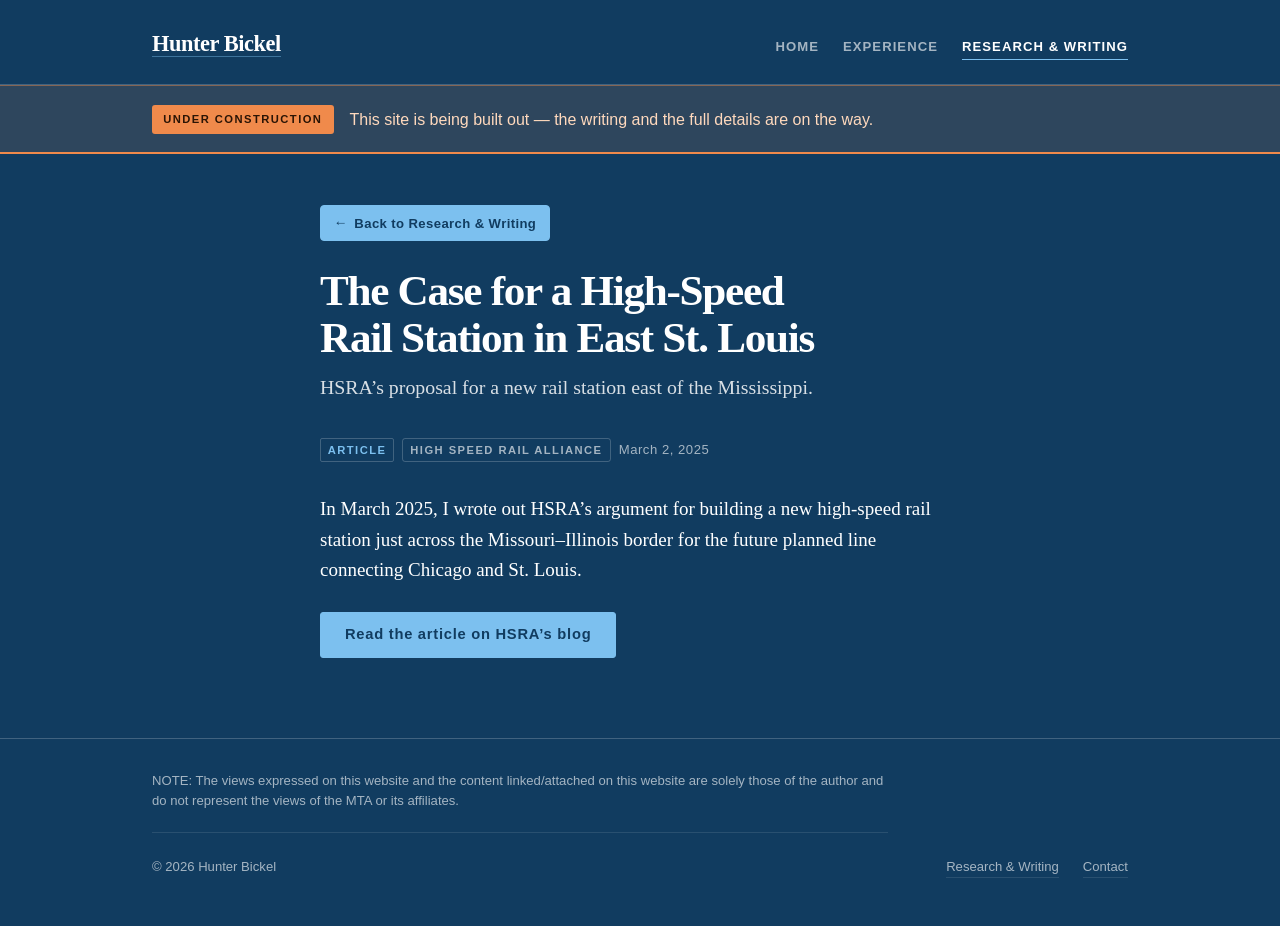
<file: articles/east-stl-hsr.html>
<!doctype html>
<html lang="en">
<head>
<meta charset="utf-8">
<meta name="viewport" content="width=device-width, initial-scale=1">
<!-- GitHub Pages serves HTML with cache-control: max-age=600 and that cannot be
     changed. Without this, for ten minutes after a push the browser keeps the old
     page, which still points at the previous ?v= asset URLs it also has cached —
     so a change looks like it did not deploy. Revalidating is cheap: the server
     answers 304 when nothing changed. Fingerprinted assets stay fully cached. -->
<meta http-equiv="Cache-Control" content="no-cache">
<meta name="robots" content="noindex, nofollow, noarchive, nosnippet, noimageindex, max-snippet:0, max-image-preview:none">
<title>The Case for a High-Speed Rail Station in East St. Louis &mdash; Hunter Bickel</title>
<meta name="description" content="HSRA’s proposal for a new rail station east of the Mississippi.">
<link rel="stylesheet" href="../assets/style.css?v=282a894c">
<link rel="icon" type="image/png" sizes="32x32" href="../assets/icons/favicon-32.png">
<link rel="icon" type="image/png" sizes="16x16" href="../assets/icons/favicon-16.png">
<link rel="apple-touch-icon" sizes="180x180" href="../assets/icons/apple-touch-icon.png">
<link rel="manifest" href="../site.webmanifest">
<meta name="theme-color" content="#113c60">
</head>
<body>
<a class="skip" href="#main">Skip to content</a>

<header class="masthead">
  <div class="wrap masthead__inner">
    <p class="masthead__name"><a href="../index.html">Hunter Bickel</a></p>
    <nav class="nav" aria-label="Primary">
      <a href="../index.html">Home</a>
      <a href="../work.html">Experience</a>
      <a href="../writing.html" aria-current="page">Research &amp; Writing</a>
    </nav>
  </div>
</header>

<div class="construction" role="status">
  <div class="wrap construction__inner">
    <span class="construction__tag">Under construction</span>
    <span class="construction__msg">This site is being built out &mdash; the writing and the full details are on the way.</span>
  </div>
</div>

<main id="main">
  <div class="wrap wrap--read">

    <div class="page-head">
      <a class="back-link" href="../writing.html"><span class="arrow" aria-hidden="true">&larr;</span> Back to Research &amp; Writing</a>
      <h1>The Case for a High-Speed Rail Station in East St. Louis</h1>
      <p class="dek">HSRA&rsquo;s proposal for a new rail station east of the Mississippi.</p>
    </div>

    <p class="piece__meta" style="margin-bottom:2rem">
      <span class="tag">Article</span>
      <span class="piece__where">High Speed Rail Alliance</span>
      <span class="piece__when">March 2, 2025</span>
    </p>

    <div class="prose">

      <p>In March 2025, I wrote out HSRA&rsquo;s argument for building a new high-speed rail station just across the Missouri&ndash;Illinois border for the future planned line connecting Chicago and St. Louis.</p>

      <p class="btn-row">
        <a class="btn btn--wide btn--accent"
           href="https://www.hsrail.org/blog/the-case-for-a-high-speed-rail-station-in-east-st-louis/" target="_blank" rel="noopener noreferrer">Read the article on HSRA&rsquo;s blog</a>
      </p>

    </div>

  </div>
</main>

<footer class="footer">
  <div class="wrap">
    <p class="disclaimer">
      NOTE: The views expressed on this website and the content linked/attached on this
      website are solely those of the author and do not represent the views of the MTA or
      its affiliates.
    </p>
  </div>
  <div class="wrap footer__inner">
    <span>&copy; <span id="year">2026</span> Hunter Bickel</span>
    <span class="spacer"></span>
    <a href="../writing.html">Research &amp; Writing</a>
    <a href="../index.html#contact">Contact</a>
  </div>
</footer>

<script src="../assets/site.js?v=ba39a8e4"></script>
</body>
</html>
</file>
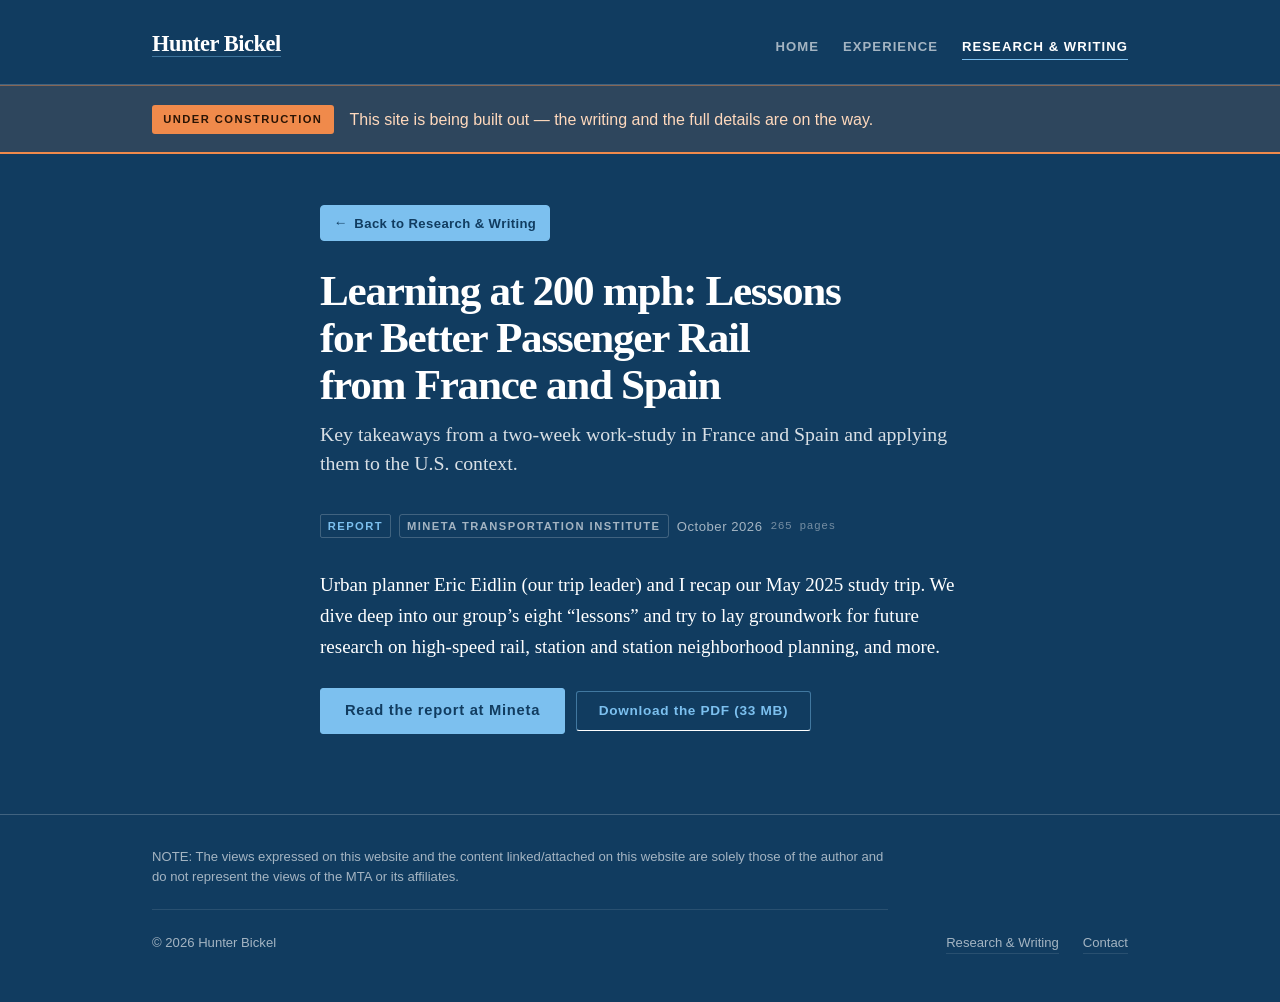
<file: articles/france-spain-work-study.html>
<!doctype html>
<html lang="en">
<head>
<meta charset="utf-8">
<meta name="viewport" content="width=device-width, initial-scale=1">
<!-- GitHub Pages serves HTML with cache-control: max-age=600 and that cannot be
     changed. Without this, for ten minutes after a push the browser keeps the old
     page, which still points at the previous ?v= asset URLs it also has cached —
     so a change looks like it did not deploy. Revalidating is cheap: the server
     answers 304 when nothing changed. Fingerprinted assets stay fully cached. -->
<meta http-equiv="Cache-Control" content="no-cache">
<meta name="robots" content="noindex, nofollow, noarchive, nosnippet, noimageindex, max-snippet:0, max-image-preview:none">
<title>Learning at 200 mph: Lessons for Better Passenger Rail from France and Spain &mdash; Hunter Bickel</title>
<meta name="description" content="Key takeaways from a two-week work-study in France and Spain and applying them to the U.S. context.">
<link rel="stylesheet" href="../assets/style.css?v=282a894c">
<link rel="icon" type="image/png" sizes="32x32" href="../assets/icons/favicon-32.png">
<link rel="icon" type="image/png" sizes="16x16" href="../assets/icons/favicon-16.png">
<link rel="apple-touch-icon" sizes="180x180" href="../assets/icons/apple-touch-icon.png">
<link rel="manifest" href="../site.webmanifest">
<meta name="theme-color" content="#113c60">
</head>
<body>
<a class="skip" href="#main">Skip to content</a>

<header class="masthead">
  <div class="wrap masthead__inner">
    <p class="masthead__name"><a href="../index.html">Hunter Bickel</a></p>
    <nav class="nav" aria-label="Primary">
      <a href="../index.html">Home</a>
      <a href="../work.html">Experience</a>
      <a href="../writing.html" aria-current="page">Research &amp; Writing</a>
    </nav>
  </div>
</header>

<div class="construction" role="status">
  <div class="wrap construction__inner">
    <span class="construction__tag">Under construction</span>
    <span class="construction__msg">This site is being built out &mdash; the writing and the full details are on the way.</span>
  </div>
</div>

<main id="main">
  <div class="wrap wrap--read">

    <div class="page-head">
      <a class="back-link" href="../writing.html"><span class="arrow" aria-hidden="true">&larr;</span> Back to Research &amp; Writing</a>
      <h1>Learning at 200&nbsp;mph: Lessons for Better Passenger Rail from France and Spain</h1>
      <p class="dek">Key takeaways from a two-week work-study in France and Spain and applying them to the U.S. context.</p>
    </div>

    <p class="piece__meta" style="margin-bottom:2rem">
      <span class="tag">Report</span>
      <span class="piece__where">Mineta Transportation Institute</span>
      <span class="piece__when">October 2026</span>
      <span class="pc__len">265 pages</span>
    </p>

    <div class="prose">
      <p>Urban planner Eric Eidlin (our trip leader) and I recap our May 2025 study trip. We dive deep into our group&rsquo;s eight &ldquo;lessons&rdquo; and try to lay groundwork for future research on high-speed rail, station and station neighborhood planning, and more.</p>

      <p class="btn-row">
        <a class="btn btn--wide btn--accent"
           href="https://transweb.sjsu.edu/research/2642-Lessons-for-Better-Passenger-Rail"
           target="_blank" rel="noopener noreferrer">Read the report at Mineta</a>
        <a class="btn btn--ghost"
           href="https://transweb.sjsu.edu/sites/default/files/2642-Eidlin-Lessons-Better-Passenger-Rail_0.pdf"
           target="_blank" rel="noopener noreferrer">Download the PDF (33&nbsp;MB)</a>
      </p>

    </div>

  </div>
</main>

<footer class="footer">
  <div class="wrap">
    <p class="disclaimer">
      NOTE: The views expressed on this website and the content linked/attached on this
      website are solely those of the author and do not represent the views of the MTA or
      its affiliates.
    </p>
  </div>
  <div class="wrap footer__inner">
    <span>&copy; <span id="year">2026</span> Hunter Bickel</span>
    <span class="spacer"></span>
    <a href="../writing.html">Research &amp; Writing</a>
    <a href="../index.html#contact">Contact</a>
  </div>
</footer>

<script src="../assets/site.js?v=ba39a8e4"></script>
</body>
</html>
</file>
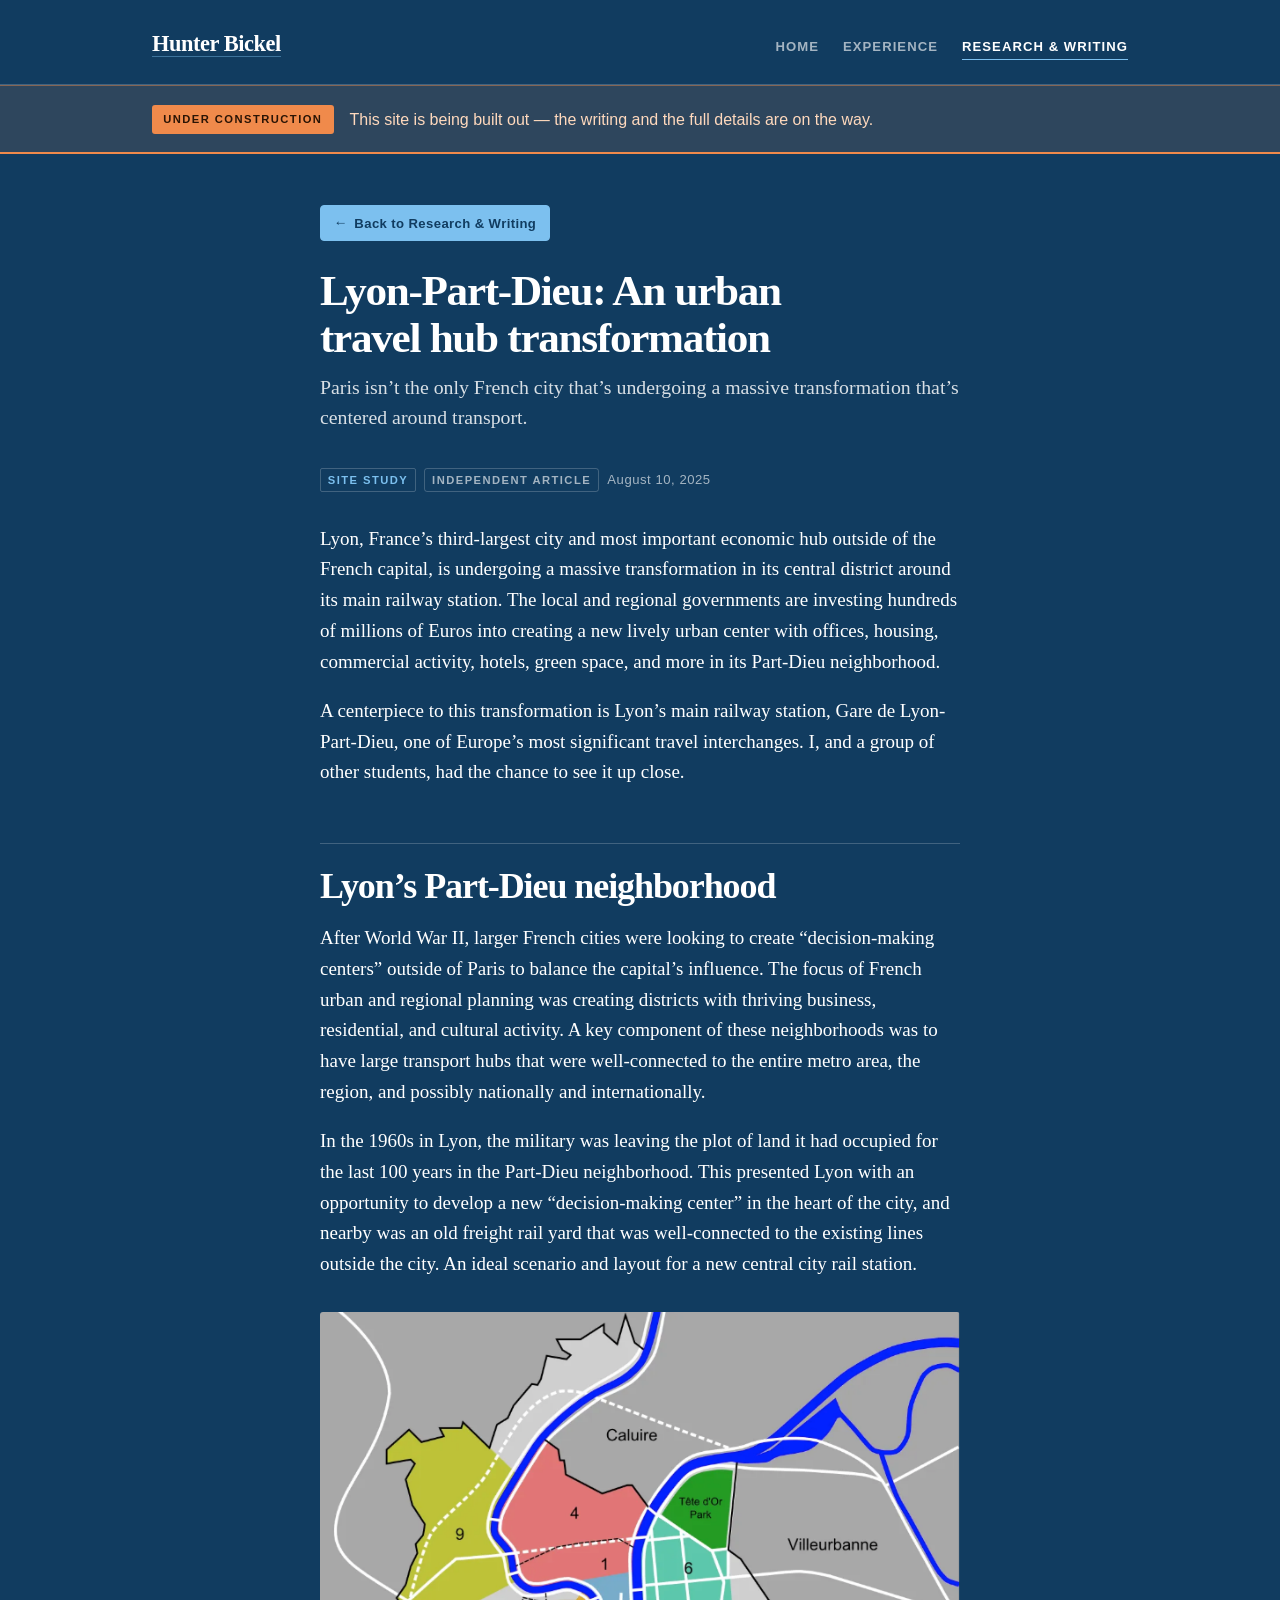
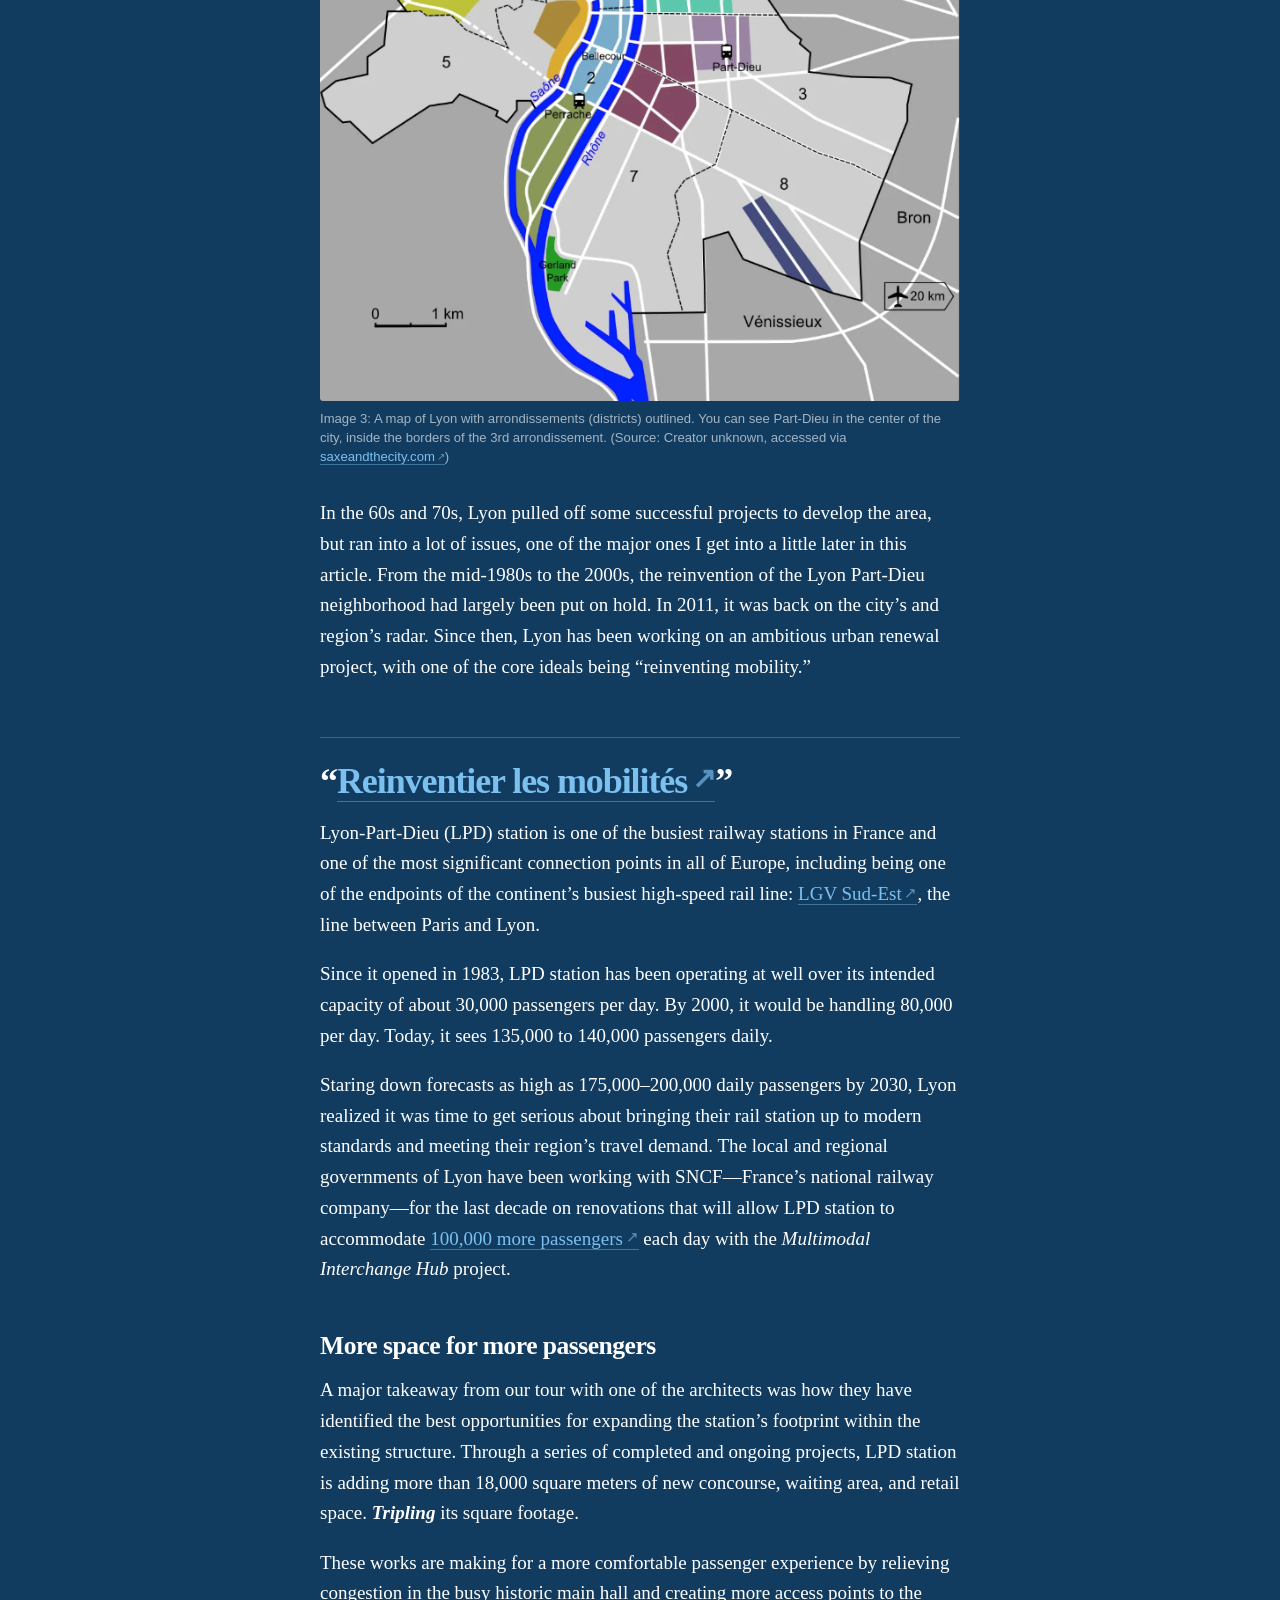
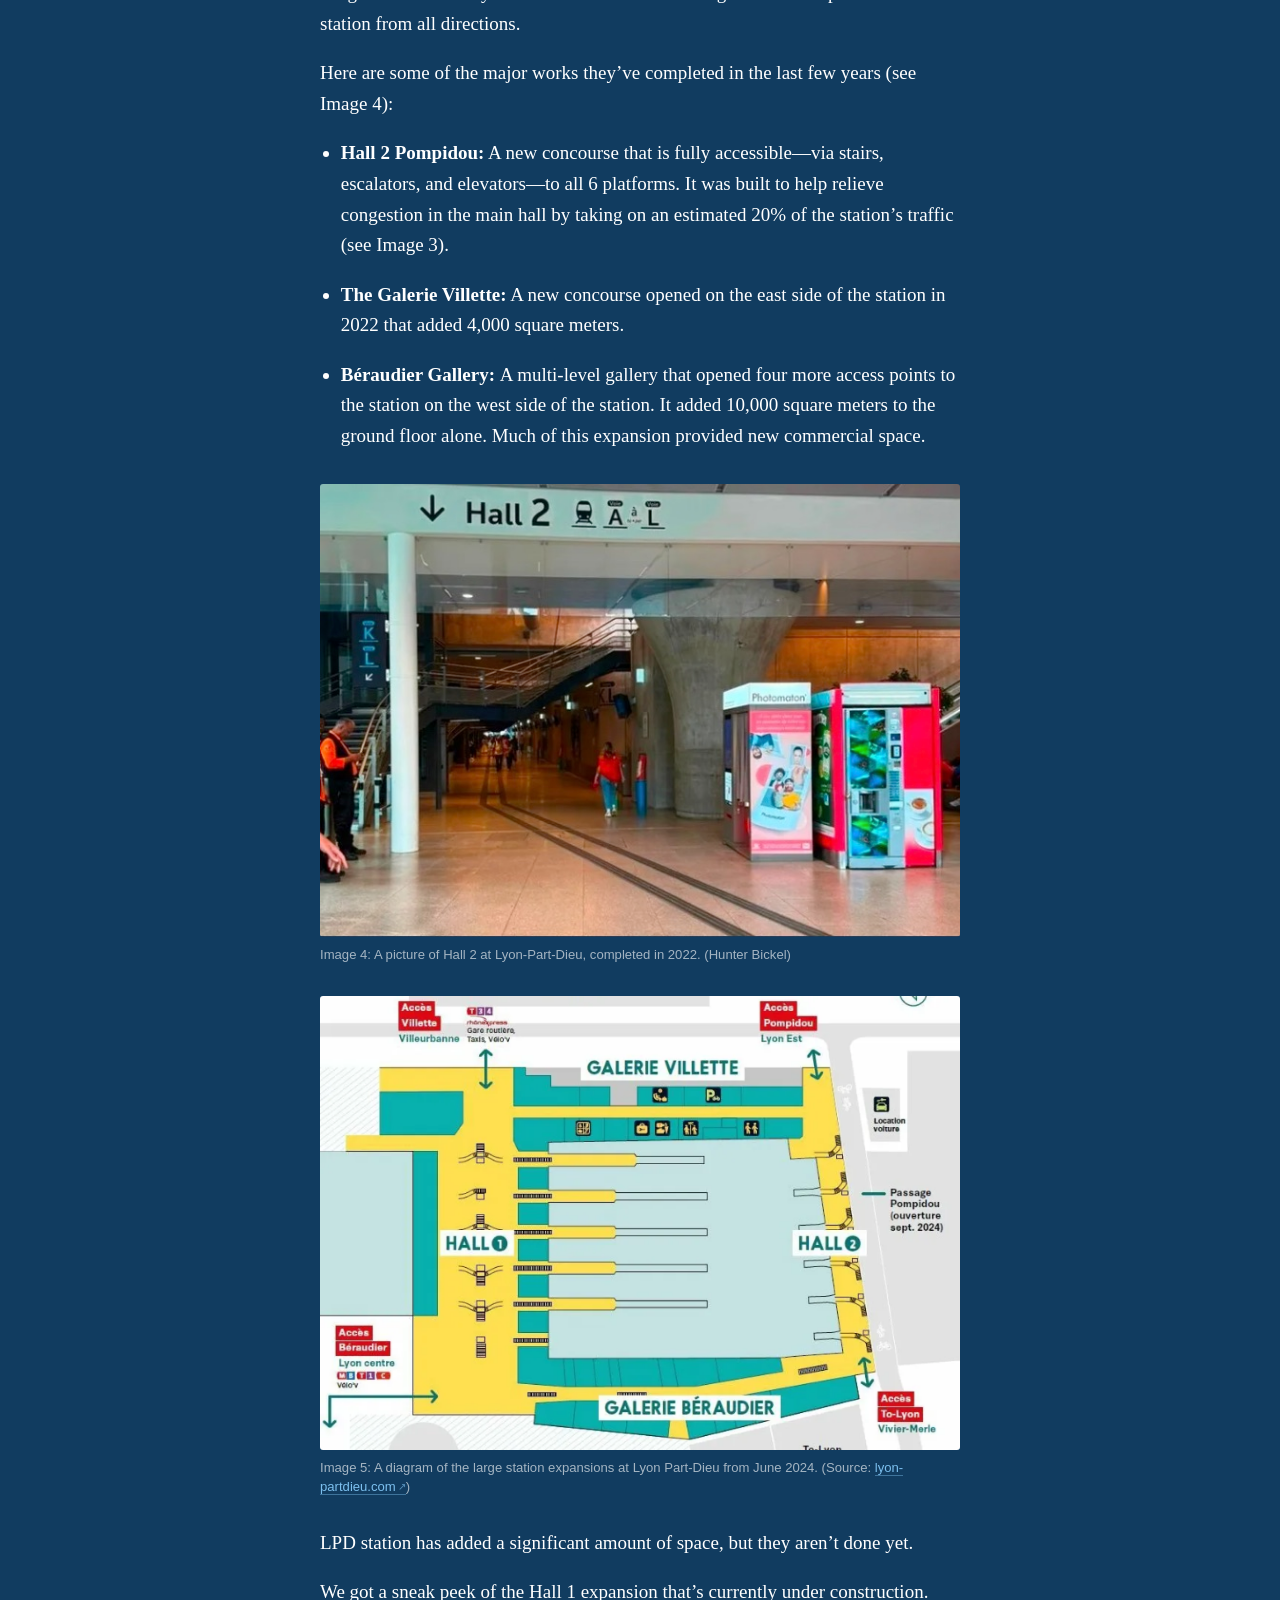
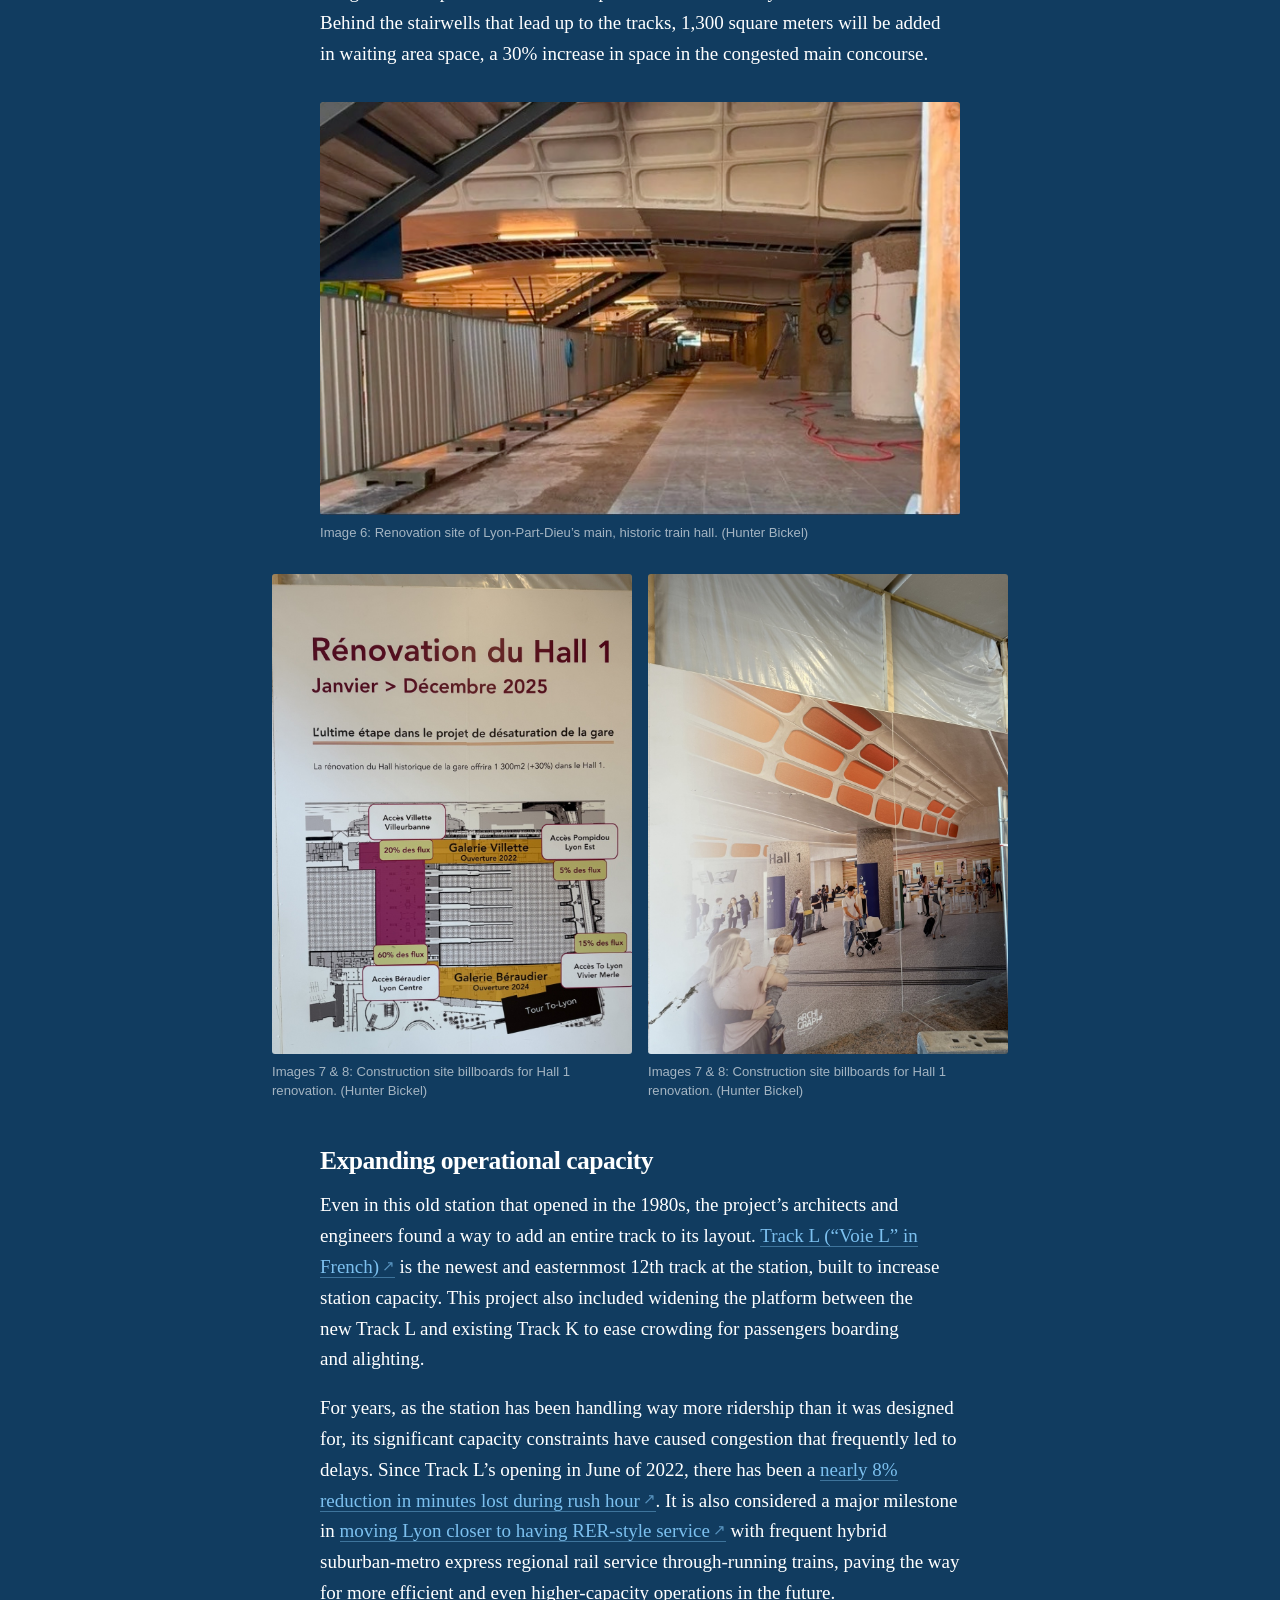
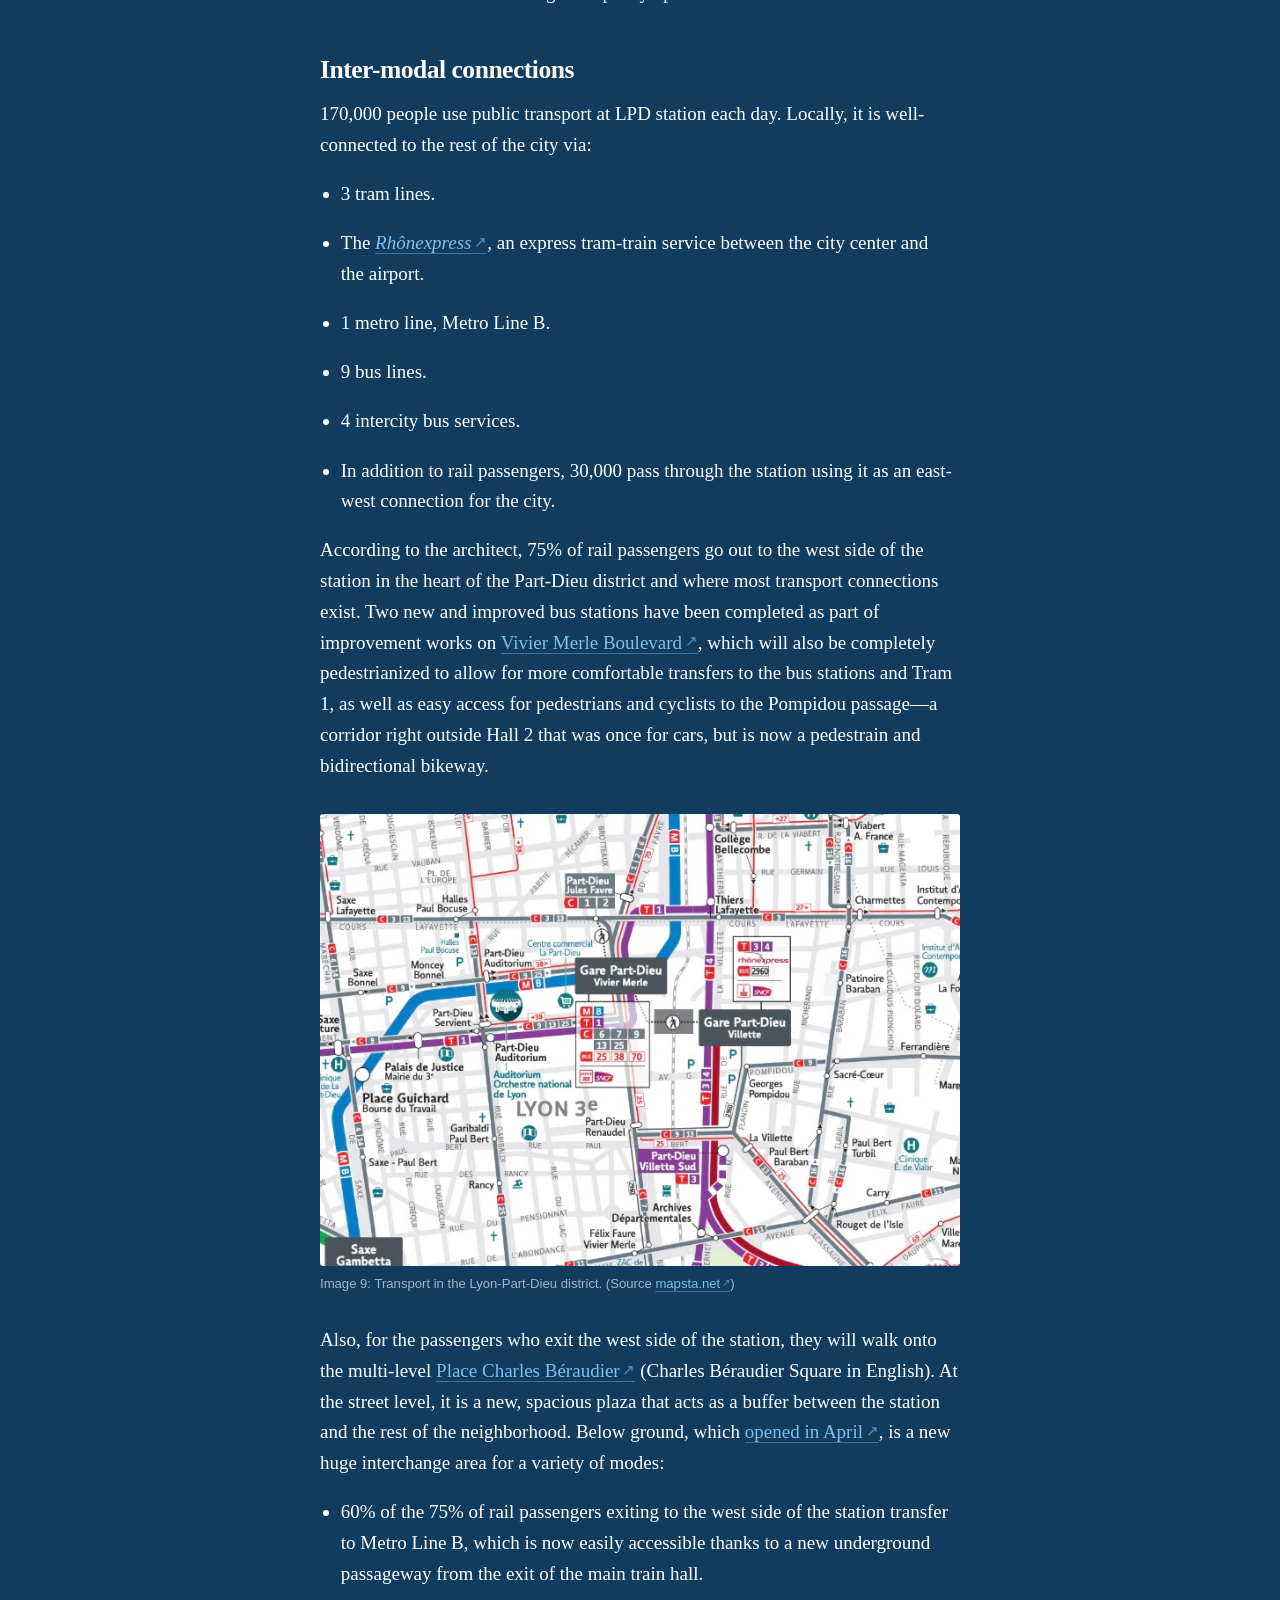
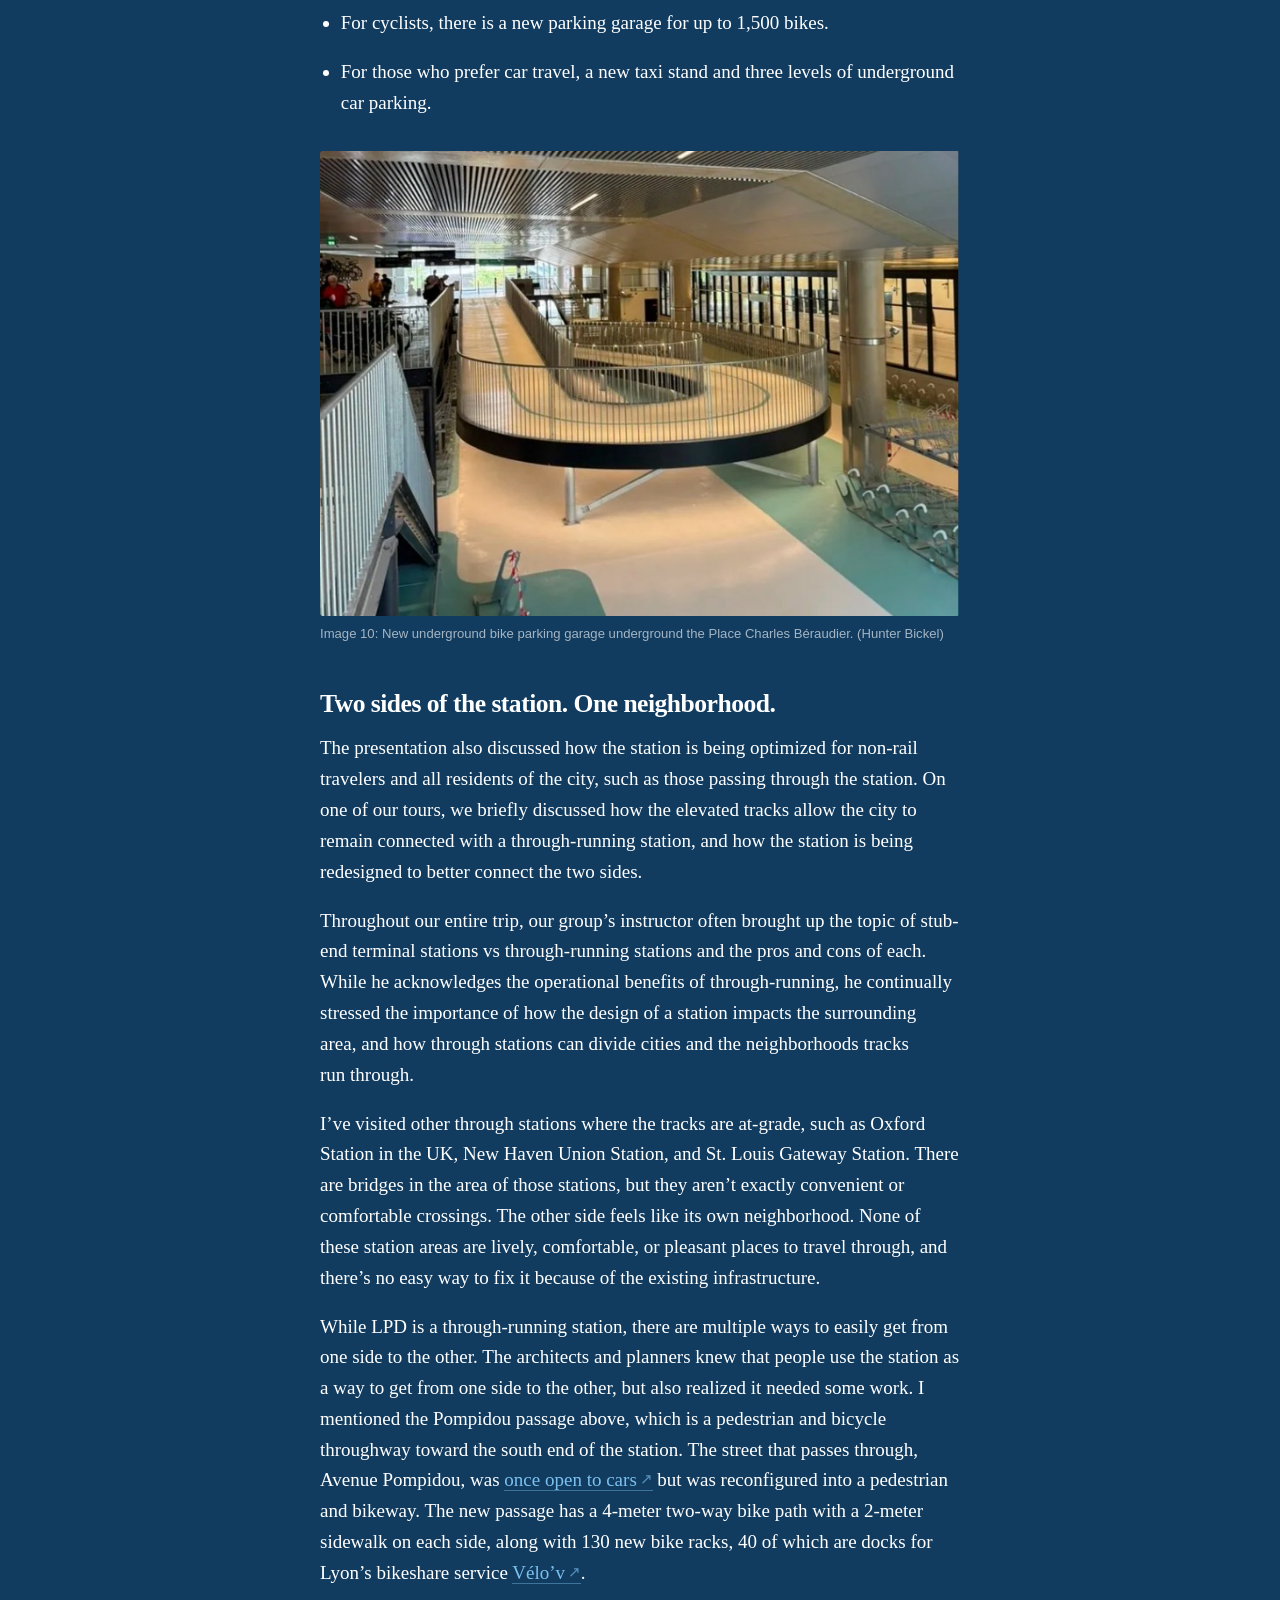
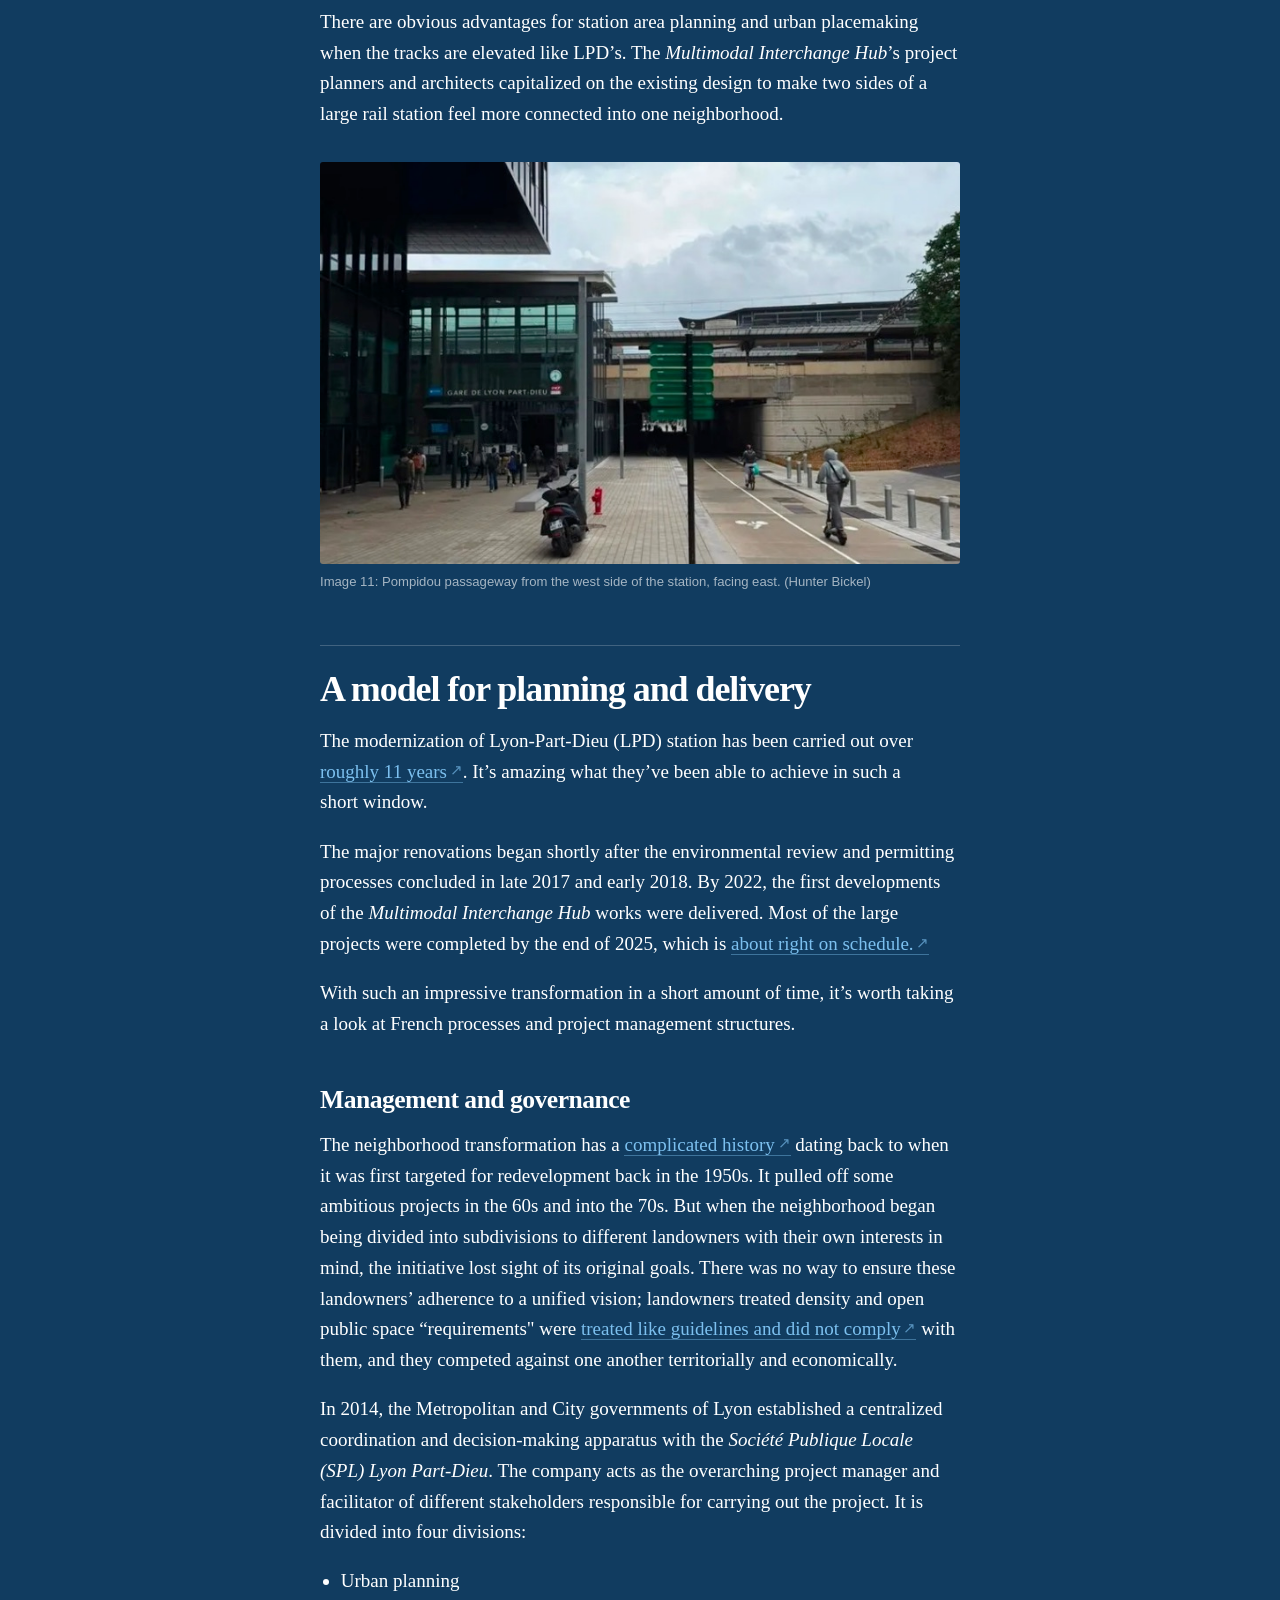
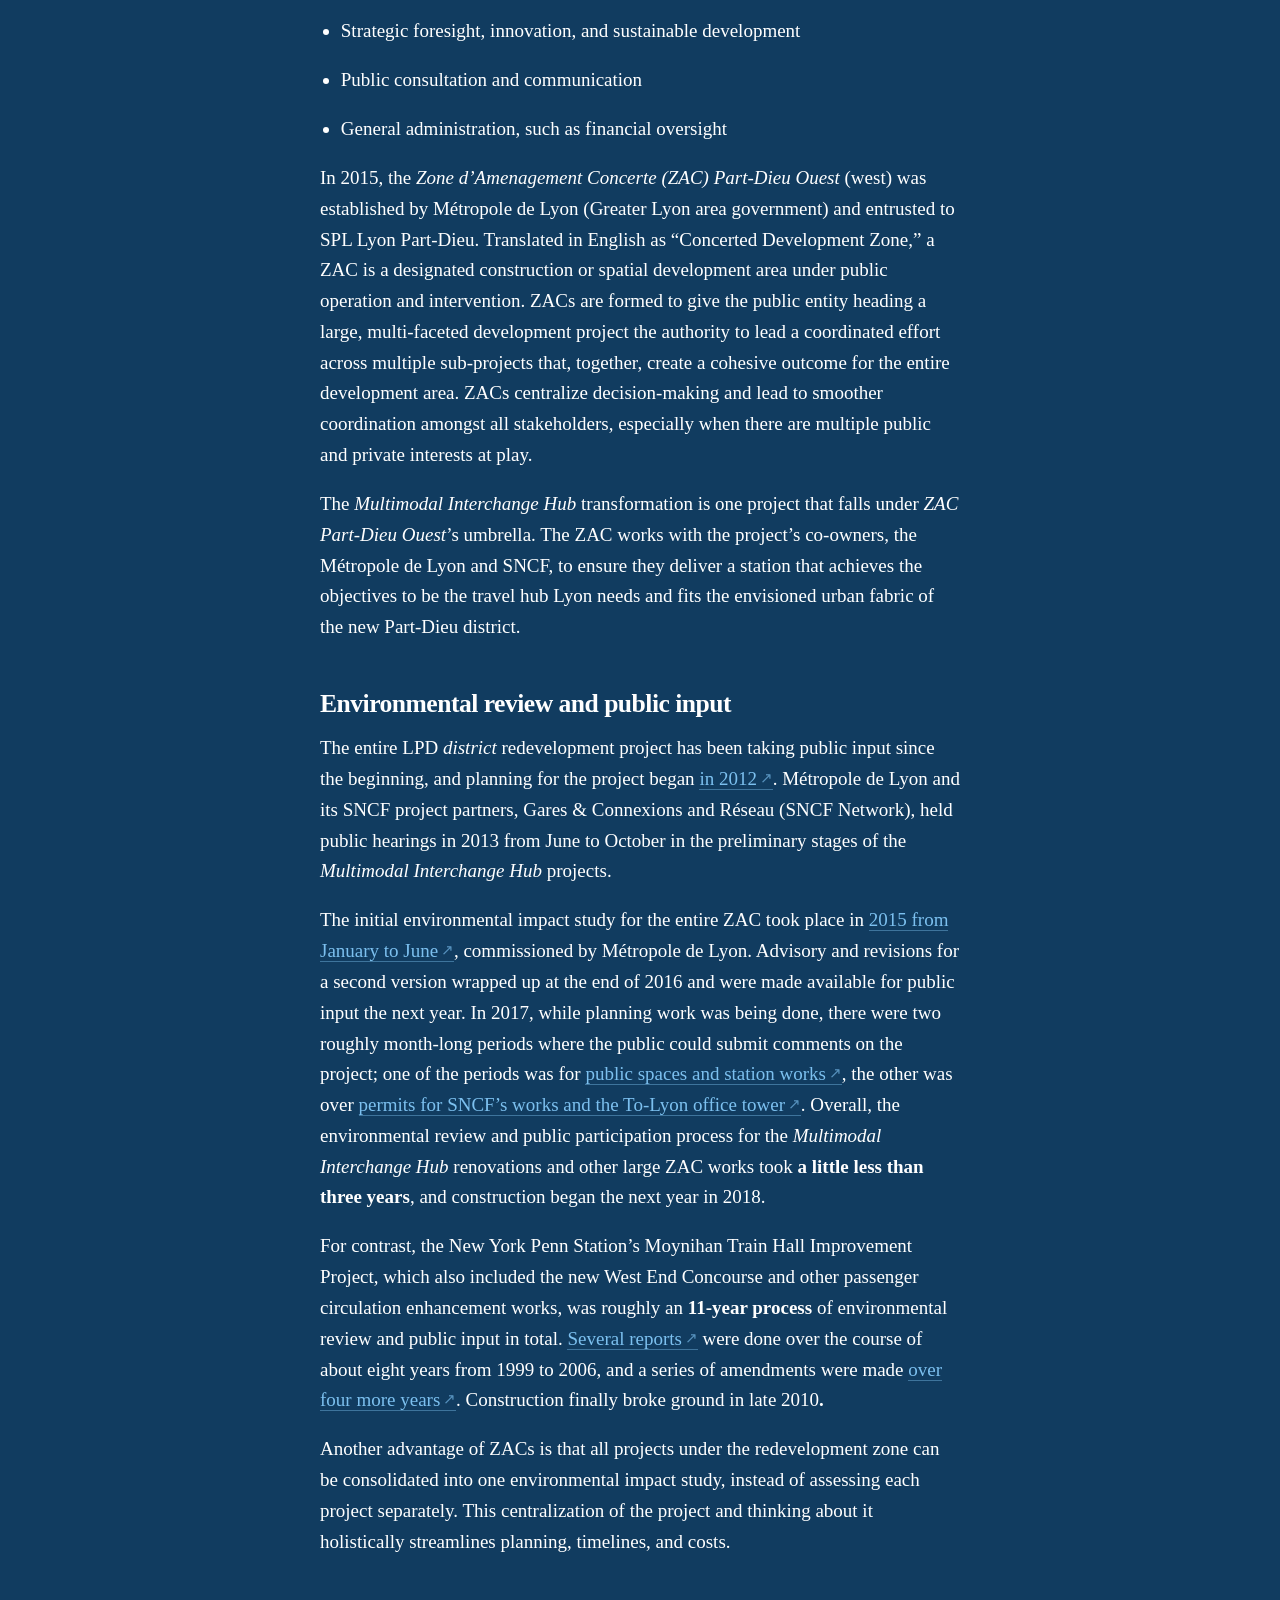
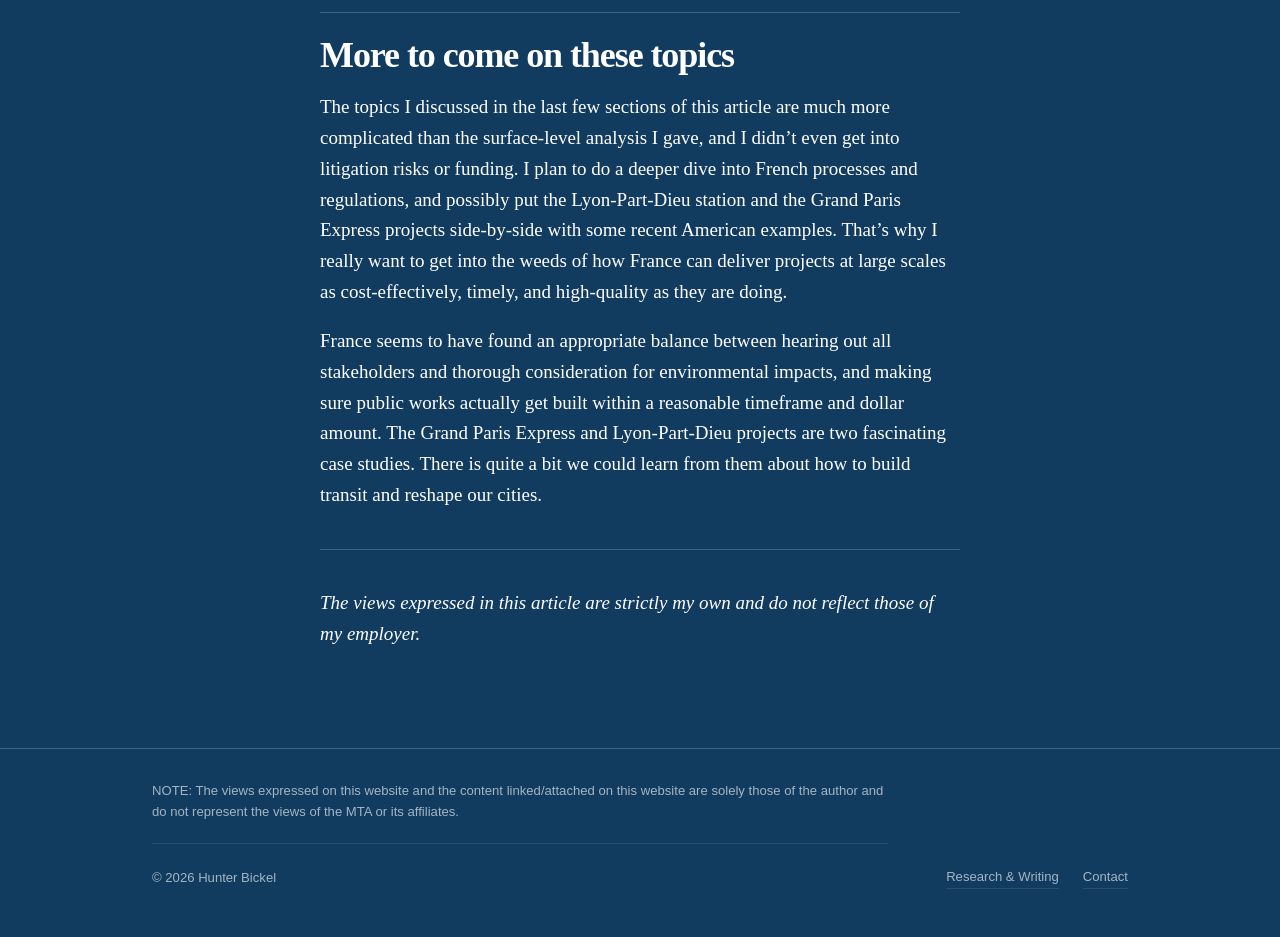
<file: articles/lyon-part-dieu.html>
<!doctype html>
<html lang="en">
<head>
<meta charset="utf-8">
<meta name="viewport" content="width=device-width, initial-scale=1">
<!-- GitHub Pages serves HTML with cache-control: max-age=600 and that cannot be
     changed. Without this, for ten minutes after a push the browser keeps the old
     page, which still points at the previous ?v= asset URLs it also has cached —
     so a change looks like it did not deploy. Revalidating is cheap: the server
     answers 304 when nothing changed. Fingerprinted assets stay fully cached. -->
<meta http-equiv="Cache-Control" content="no-cache">
<meta name="robots" content="noindex, nofollow, noarchive, nosnippet, noimageindex, max-snippet:0, max-image-preview:none">
<title>Lyon-Part-Dieu: An urban travel hub transformation &mdash; Hunter Bickel</title>
<meta name="description" content="Paris isn’t the only French city that’s undergoing a massive transformation that’s centered around transport.">
<link rel="stylesheet" href="../assets/style.css?v=282a894c">
<link rel="icon" type="image/png" sizes="32x32" href="../assets/icons/favicon-32.png">
<link rel="icon" type="image/png" sizes="16x16" href="../assets/icons/favicon-16.png">
<link rel="apple-touch-icon" sizes="180x180" href="../assets/icons/apple-touch-icon.png">
<link rel="manifest" href="../site.webmanifest">
<meta name="theme-color" content="#113c60">
</head>
<body>
<a class="skip" href="#main">Skip to content</a>

<header class="masthead">
  <div class="wrap masthead__inner">
    <p class="masthead__name"><a href="../index.html">Hunter Bickel</a></p>
    <nav class="nav" aria-label="Primary">
      <a href="../index.html">Home</a>
      <a href="../work.html">Experience</a>
      <a href="../writing.html" aria-current="page">Research &amp; Writing</a>
    </nav>
  </div>
</header>

<div class="construction" role="status">
  <div class="wrap construction__inner">
    <span class="construction__tag">Under construction</span>
    <span class="construction__msg">This site is being built out &mdash; the writing and the full details are on the way.</span>
  </div>
</div>

<main id="main">
  <div class="wrap wrap--read">

    <div class="page-head">
      <a class="back-link" href="../writing.html"><span class="arrow" aria-hidden="true">&larr;</span> Back to Research &amp; Writing</a>
      <h1>Lyon-Part-Dieu: An urban travel hub transformation</h1>
      <p class="dek">
        Paris isn’t the only French city that’s undergoing a massive transformation that’s centered around transport.
      </p>
    </div>

    <p class="piece__meta" style="margin-bottom:2rem">
      <span class="tag">Site study</span>
      <span class="piece__where">Independent Article</span>
      <span class="piece__when">August 10, 2025</span>
    </p>

    <div class="prose">
<p>Lyon, France’s third-largest city and most important economic hub outside of the French capital, is undergoing a massive transformation in its central district around its main railway station. The local and regional governments are investing hundreds of millions of Euros into creating a new lively urban center with offices, housing, commercial activity, hotels, green space, and more in its Part-Dieu neighborhood.</p>
<p>A centerpiece to this transformation is Lyon’s main railway station, Gare de Lyon-Part-Dieu, one of Europe’s most significant travel interchanges. I, and a group of other students, had the chance to see it up close.</p>
<h2>Lyon’s Part-Dieu neighborhood</h2>
<p>After World War II, larger French cities were looking to create “decision-making centers” outside of Paris to balance the capital’s influence. The focus of French urban and regional planning was creating districts with thriving business, residential, and cultural activity. A key component of these neighborhoods was to have large transport hubs that were well-connected to the entire metro area, the region, and possibly nationally and internationally. </p>
<p>In the 1960s in Lyon, the military was leaving the plot of land it had occupied for the last 100 years in the Part-Dieu neighborhood. This presented Lyon with an opportunity to develop a new “decision-making center” in the heart of the city, and nearby was an old freight rail yard that was well-connected to the existing lines outside the city. An ideal scenario and layout for a new central city rail station.</p>

        
<figure>

                <img src="../assets/images/lyon-part-dieu/01.png" alt="A map of Lyon with its arrondissements outlined, Part-Dieu in the third at the centre" loading="lazy" decoding="async">

          <figcaption>Image 3: A map of Lyon with arrondissements (districts) outlined. You can see Part-Dieu in the center of the city, inside the borders of the 3rd arrondissement. (Source: Creator unknown, accessed via <a href="https://en.saxeandthecity.com/lyon/" target="_blank" rel="noopener noreferrer">saxeandthecity.com</a>)</figcaption>

        </figure>

  
<p>In the 60s and 70s, Lyon pulled off some successful projects to develop the area, but ran into a lot of issues, one of the major ones I get into a little later in this article. From the mid-1980s to the 2000s, the reinvention of the Lyon Part-Dieu neighborhood had largely been put on hold. In 2011, it was back on the city’s and region’s radar. Since then, Lyon has been working on an ambitious urban renewal project, with one of the core ideals being “reinventing mobility.”</p>
<h2>“<a href="https://www.lyon-partdieu.com/se-deplacer/pole-dechanges-multimodal/" target="_blank" rel="noopener noreferrer">Reinventier les mobilités</a>”</h2>
<p>Lyon-Part-Dieu (LPD) station is one of the busiest railway stations in France and one of the most significant connection points in all of Europe, including being one of the endpoints of the continent’s busiest high-speed rail line: <a href="https://en.wikipedia.org/wiki/LGV_Sud-Est" target="_blank" rel="noopener noreferrer">LGV Sud-Est</a>, the line between Paris and Lyon.</p>
<p>Since it opened in 1983, LPD station has been operating at well over its intended capacity of about 30,000 passengers per day. By 2000, it would be handling 80,000 per day. Today, it sees 135,000 to 140,000 passengers daily.</p>
<p>Staring down forecasts as high as 175,000–200,000 daily passengers by 2030, Lyon realized it was time to get serious about bringing their rail station up to modern standards and meeting their region’s travel demand. The local and regional governments of Lyon have been working with SNCF—France’s national railway company—for the last decade on renovations that will allow LPD station to accommodate <a href="https://www.lyon-partdieu.com/projet/enjeux/" target="_blank" rel="noopener noreferrer">100,000 more passengers</a> each day with the <em>Multimodal Interchange Hub</em> project.</p>
<h3>More space for more passengers</h3>
<p>A major takeaway from our tour with one of the architects was how they have identified the best opportunities for expanding the station’s footprint within the existing structure. Through a series of completed and ongoing projects, LPD station is adding more than 18,000 square meters of new concourse, waiting area, and retail space. <strong><em>Tripling</em></strong> its square footage. </p>
<p>These works are making for a more comfortable passenger experience by relieving congestion in the busy historic main hall and creating more access points to the station from all directions.</p>
<p>Here are some of the major works they’ve completed in the last few years (see Image 4):</p>
<ul><li>
<p><strong>Hall 2 Pompidou:</strong> A new concourse that is fully accessible—via stairs, escalators, and elevators—to all 6 platforms. It was built to help relieve congestion in the main hall by taking on an estimated 20% of the station’s traffic (see Image 3).</p></li><li>
<p><strong>The Galerie Villette:</strong> A new concourse opened on the east side of the station in 2022 that added 4,000 square meters. </p></li><li>
<p><strong>Béraudier Gallery: </strong>A multi-level gallery that opened four more access points to the station on the west side of the station. It added 10,000 square meters to the ground floor alone. Much of this expansion provided new commercial space.</p></li></ul>

        
<figure>

                <img src="../assets/images/lyon-part-dieu/02.jpg" alt="Hall 2 at Lyon-Part-Dieu, the concourse completed in 2022" loading="lazy" decoding="async">

          <figcaption>Image 4: A picture of Hall 2 at Lyon-Part-Dieu, completed in 2022. (Hunter Bickel)</figcaption>

        </figure>

        
<figure>

                <img src="../assets/images/lyon-part-dieu/03.png" alt="A June 2024 diagram of the station expansion works" loading="lazy" decoding="async">

          <figcaption>Image 5: A diagram of the large station expansions at Lyon Part-Dieu from June 2024. (Source: <a href="https://www.lyon-partdieu.com/actualites/nouvelle-galerie-beraudier-la-gare-part-dieu-plus-grande-et-ouverte-sur-le-quartier/" target="_blank" rel="noopener noreferrer">lyon-partdieu.com</a>)</figcaption>

        </figure>

  
<p>LPD station has added a significant amount of space, but they aren’t done yet. </p>
<p>We got a sneak peek of the Hall 1 expansion that’s currently under construction. Behind the stairwells that lead up to the tracks, 1,300 square meters will be added in waiting area space, a 30% increase in space in the congested main concourse.</p>

        
<figure>

                <img src="../assets/images/lyon-part-dieu/04.jpg" alt="The renovation site inside the station’s historic main hall" loading="lazy" decoding="async">

          <figcaption>Image 6: Renovation site of Lyon-Part-Dieu’s main, historic train hall. (Hunter Bickel)</figcaption>

        </figure>
<div class="figure--pair">
          <figure>
            <img src="../assets/images/lyon-part-dieu/05.jpg" alt="A construction hoarding headed &ldquo;Rénovation du Hall 1, Janvier &gt; Décembre 2025&rdquo;, above a floor plan of the station marking the share of passenger flow at each entrance" loading="lazy" decoding="async">
            <figcaption>Images 7 &amp; 8: Construction site billboards for Hall 1 renovation. (Hunter Bickel)</figcaption>
          </figure>
          <figure>
            <img src="../assets/images/lyon-part-dieu/06.jpg" alt="Architectural rendering of the finished Hall 1 concourse, with an orange coffered ceiling above passengers and a &ldquo;Hall 1&rdquo; wayfinding sign" loading="lazy" decoding="async">
            <figcaption>Images 7 &amp; 8: Construction site billboards for Hall 1 renovation. (Hunter Bickel)</figcaption>
          </figure>
        </div>
<h3>Expanding operational capacity</h3>
<p>Even in this old station that opened in the 1980s, the project’s architects and engineers found a way to add an entire track to its layout. <a href="https://www.lyon-partdieu.com/operations/voie-l/" target="_blank" rel="noopener noreferrer">Track L (“Voie L” in French)</a> is the newest and easternmost 12th track at the station, built to increase station capacity. This project also included widening the platform between the new Track L and existing Track K to ease crowding for passengers boarding and alighting.</p>
<p>For years, as the station has been handling way more ridership than it was designed for, its significant capacity constraints have caused congestion that frequently led to delays. Since Track L’s opening in June of 2022, there has been a <a href="https://www.sncf-reseau.com/fr/a/nouvelle-voie-l-lyon-part-dieu-une-etape-structurante-pour-letoile-ferroviaire?utm_source=chatgpt.com#:~:text=8%%20reduction%20in%20minutes%20lost" target="_blank" rel="noopener noreferrer">nearly 8% reduction in minutes lost during rush hour</a>. It is also considered a major milestone in <a href="https://www.leprogres.fr/transport/2022/10/04/une-12e-voie-a-la-part-dieu-pour-fluidifier-le-trafic-et-limiter-les-retards?utm_source=chatgpt.com" target="_blank" rel="noopener noreferrer">moving Lyon closer to having RER-style service</a> with frequent hybrid suburban-metro express regional rail service through-running trains, paving the way for more efficient and even higher-capacity operations in the future.</p>
<h3>Inter-modal connections</h3>
<p>170,000 people use public transport at LPD station each day. Locally, it is well-connected to the rest of the city via:</p>
<ul><li>
<p>3 tram lines.</p></li><li>
<p>The <a href="https://en.wikipedia.org/wiki/Rh%C3%B4nexpress" target="_blank" rel="noopener noreferrer"><em>Rhônexpress</em></a><em>,</em> an express tram-train service between the city center and the airport. </p></li><li>
<p>1 metro line, Metro Line B.</p></li><li>
<p>9 bus lines.</p></li><li>
<p>4 intercity bus services.</p></li><li>
<p>In addition to rail passengers, 30,000 pass through the station using it as an east-west connection for the city.</p></li></ul>
<p>According to the architect, 75% of rail passengers go out to the west side of the station in the heart of the Part-Dieu district and where most transport connections exist. Two new and improved bus stations have been completed as part of improvement works on <a href="https://www.lyon-partdieu.com/operations/boulevard-vivier-merle/" target="_blank" rel="noopener noreferrer">Vivier Merle Boulevard</a>, which will also be completely pedestrianized to allow for more comfortable transfers to the bus stations and Tram 1, as well as easy access for pedestrians and cyclists to the Pompidou passage—a corridor right outside Hall 2 that was once for cars, but is now a pedestrain and bidirectional bikeway.</p>

        
<figure>

                <img src="../assets/images/lyon-part-dieu/07.jpg" alt="A transport map of the Lyon-Part-Dieu district" loading="lazy" decoding="async">

          <figcaption>Image 9: Transport in the Lyon-Part-Dieu district. (Source <a href="https://www.mapsta.net/france/lyon-bus-maps/" target="_blank" rel="noopener noreferrer">mapsta.net</a>)</figcaption>

        </figure>

  
<p>Also, for the passengers who exit the west side of the station, they will walk onto the multi-level <a href="https://www.lyon-partdieu.com/operations/place-charles-beraudier/" target="_blank" rel="noopener noreferrer">Place Charles Béraudier</a> (Charles Béraudier Square in English). At the street level, it is a new, spacious plaza that acts as a buffer between the station and the rest of the neighborhood. Below ground, which <a href="https://www.lyon-partdieu.com/actualites/la-place-basse-beraudier-est-ouverte-au-public/" target="_blank" rel="noopener noreferrer">opened in April</a>, is a new huge interchange area for a variety of modes:</p>
<ul><li>
<p>60% of the 75% of rail passengers exiting to the west side of the station transfer to Metro Line B, which is now easily accessible thanks to a new underground passageway from the exit of the main train hall. </p></li><li>
<p>For cyclists, there is a new parking garage for up to 1,500 bikes. </p></li><li>
<p>For those who prefer car travel, a new taxi stand and three levels of underground car parking.</p></li></ul>

        
<figure>

                <img src="../assets/images/lyon-part-dieu/08.jpg" alt="The new underground bicycle parking beneath Place Charles Béraudier" loading="lazy" decoding="async">

          <figcaption>Image 10: New underground bike parking garage underground the Place Charles Béraudier. (Hunter Bickel)</figcaption>

        </figure>

  
<h3>Two sides of the station. One neighborhood.</h3>
<p>The presentation also discussed how the station is being optimized for non-rail travelers and all residents of the city, such as those passing through the station. On one of our tours, we briefly discussed how the elevated tracks allow the city to remain connected with a through-running station, and how the station is being redesigned to better connect the two sides.</p>
<p>Throughout our entire trip, our group’s instructor often brought up the topic of stub-end terminal stations vs through-running stations and the pros and cons of each. While he acknowledges the operational benefits of through-running, he continually stressed the importance of how the design of a station impacts the surrounding area, and how through stations can divide cities and the neighborhoods tracks run through.</p>
<p>I’ve visited other through stations where the tracks are at-grade, such as Oxford Station in the UK, New Haven Union Station, and St. Louis Gateway Station. There are bridges in the area of those stations, but they aren’t exactly convenient or comfortable crossings. The other side feels like its own neighborhood. None of these station areas are lively, comfortable, or pleasant places to travel through, and there’s no easy way to fix it because of the existing infrastructure. </p>
<p>While LPD is a through-running station, there are multiple ways to easily get from one side to the other. The architects and planners knew that people use the station as a way to get from one side to the other, but also realized it needed some work. I mentioned the Pompidou passage above, which is a pedestrian and bicycle throughway toward the south end of the station. The street that passes through, Avenue Pompidou, was <a href="https://en.lebonbon.fr/lyon/news/crossing-from-pompidou-to-lyon-part-dieu-station-in-record-time/" target="_blank" rel="noopener noreferrer">once open to cars</a> but was reconfigured into a pedestrian and bikeway. The new passage has a 4-meter two-way bike path with a 2-meter sidewalk on each side, along with 130 new bike racks, 40 of which are docks for Lyon’s bikeshare service <a href="https://velov.grandlyon.com/en/mapping" target="_blank" rel="noopener noreferrer">Vélo’v</a>.</p>
<p>There are obvious advantages for station area planning and urban placemaking when the tracks are elevated like LPD’s. The <em>Multimodal Interchange Hub</em>’s project planners and architects capitalized on the existing design to make two sides of a large rail station feel more connected into one neighborhood.</p>

        
<figure>

                <img src="../assets/images/lyon-part-dieu/09.jpg" alt="The Pompidou passageway seen from the west side of the station, looking east" loading="lazy" decoding="async">

          <figcaption>Image 11: Pompidou passageway from the west side of the station, facing east. (Hunter Bickel)</figcaption>

        </figure>

  
<h2>A model for planning and delivery</h2>
<p>The modernization of Lyon-Part-Dieu (LPD) station has been carried out over <a href="https://region-aura.latribune.fr/territoire/transports/2024-03-25/lyon-part-dieu-apres-dix-ans-de-travaux-l-horizon-se-degage-pour-le-plus-grand-chantier-de-gare-francais-993416.html?utm_source=chatgpt.com" target="_blank" rel="noopener noreferrer">roughly 11 years</a>. It’s amazing what they’ve been able to achieve in such a short window.</p>
<p>The major renovations began shortly after the environmental review and permitting processes concluded in late 2017 and early 2018. By 2022, the first developments of the <em>Multimodal Interchange Hub</em> works were delivered. Most of the large projects were completed by the end of 2025, which is <a href="https://www.lyon-partdieu.com/se-deplacer/pole-dechanges-multimodal/#:~:text=delivered%20by%202022." target="_blank" rel="noopener noreferrer">about right on schedule.</a></p>
<p>With such an impressive transformation in a short amount of time, it’s worth taking a look at French processes and project management structures.</p>
<h3>Management and governance</h3>
<p>The neighborhood transformation has a <a href="https://www.lyon-partdieu.com/projet/reinvention/" target="_blank" rel="noopener noreferrer">complicated history</a> dating back to when it was first targeted for redevelopment back in the 1950s. It pulled off some ambitious projects in the 60s and into the 70s. But when the neighborhood began being divided into subdivisions to different landowners with their own interests in mind, the initiative lost sight of its original goals. There was no way to ensure these landowners’ adherence to a unified vision; landowners treated density and open public space “requirements" were <a href="https://www.diva-portal.org/smash/get/diva2:822998/FULLTEXT01.pdf" target="_blank" rel="noopener noreferrer">treated like guidelines and did not comply</a> with them, and they competed against one another territorially and economically.</p>
<p>In 2014, the Metropolitan and City governments of Lyon established a centralized coordination and decision-making apparatus with the <em>Société Publique Locale (SPL) Lyon Part-Dieu</em>. The company acts as the overarching project manager and facilitator of different stakeholders responsible for carrying out the project. It is divided into four divisions:</p>
<ul><li>
<p>Urban planning</p></li><li>
<p>Strategic foresight, innovation, and sustainable development</p></li><li>
<p>Public consultation and communication</p></li><li>
<p>General administration, such as financial oversight</p></li></ul>
<p>In 2015, the <em>Zone d’Amenagement Concerte (ZAC) Part-Dieu Ouest</em> (west) was established by Métropole de Lyon (Greater Lyon area government) and entrusted to SPL Lyon Part-Dieu. Translated in English as “Concerted Development Zone,” a ZAC is a designated construction or spatial development area under public operation and intervention. ZACs are formed to give the public entity heading a large, multi-faceted development project the authority to lead a coordinated effort across multiple sub-projects that, together, create a cohesive outcome for the entire development area. ZACs centralize decision-making and lead to smoother coordination amongst all stakeholders, especially when there are multiple public and private interests at play.</p>
<p>The <em>Multimodal Interchange Hub</em> transformation is one project that falls under <em>ZAC Part-Dieu Ouest</em>’s umbrella. The ZAC works with the project’s co-owners, the Métropole de Lyon and SNCF, to ensure they deliver a station that achieves the objectives to be the travel hub Lyon needs and fits the envisioned urban fabric of the new Part-Dieu district.</p>
<h3>Environmental review and public input</h3>
<p>The entire LPD <em>district</em> redevelopment project has been taking public input since the beginning, and planning for the project began <a href="https://www.lyon-partdieu.com/projet/reinvention/" target="_blank" rel="noopener noreferrer">in 2012</a>. Métropole de Lyon and its SNCF project partners, Gares &amp; Connexions and Réseau (SNCF Network), held public hearings in 2013 from June to October in the preliminary stages of the <em>Multimodal Interchange Hub</em> projects.</p>
<p>The initial environmental impact study for the entire ZAC took place in <a href="https://www.setec.fr/en/blog/projets/impact-study-for-the-lyon-part-dieu-development-zone/?utm_source=chatgpt.com" target="_blank" rel="noopener noreferrer">2015 from January to June</a>, commissioned by Métropole de Lyon. Advisory and revisions for a second version wrapped up at the end of 2016 and were made available for public input the next year. In 2017, while planning work was being done, there were two roughly month-long periods where the public could submit comments on the project; one of the periods was for <a href="https://www.lyon-partdieu.com/actualites/nouvelle-etape-zac-part-dieu-ouest-actualisation-de-letude-dimpact/?utm_source=chatgpt.com" target="_blank" rel="noopener noreferrer">public spaces and station works</a>, the other was over <a href="https://www.lyon-partdieu.com/actualites/enquete-publique-pem-to-lyon/?utm_source=chatgpt.com" target="_blank" rel="noopener noreferrer">permits for SNCF’s works and the To-Lyon office tower</a>. Overall, the environmental review and public participation process for the <em>Multimodal Interchange Hub</em> renovations and other large ZAC works took <strong>a little less than three years</strong>, and construction began the next year in 2018. </p>
<p>For contrast, the New York Penn Station’s Moynihan Train Hall Improvement Project, which also included the new West End Concourse and other passenger circulation enhancement works, was roughly an <strong>11-year process </strong>of environmental review and public input in total. <a href="https://www.federalregister.gov/documents/2007/11/09/E7-22069/environmental-impact-statement-for-the-expanded-moynihanpenn-station-redevelopment-project-new-york#:~:text=Previous%20Environmental%20Reviews." target="_blank" rel="noopener noreferrer">Several reports</a> were done over the course of about eight years from 1999 to 2006, and a series of amendments were made <a href="https://esd.ny.gov/sites/default/files/MSDC_GPP_attachmentsA_D.pdf" target="_blank" rel="noopener noreferrer">over four more years</a>. Construction finally broke ground in late 2010<strong>.</strong></p>
<p>Another advantage of ZACs is that all projects under the redevelopment zone can be consolidated into one environmental impact study, instead of assessing each project separately. This centralization of the project and thinking about it holistically streamlines planning, timelines, and costs.</p>
<h2>More to come on these topics</h2>
<p>The topics I discussed in the last few sections of this article are much more complicated than the surface-level analysis I gave, and I didn’t even get into litigation risks or funding. I plan to do a deeper dive into French processes and regulations, and possibly put the Lyon-Part-Dieu station and the Grand Paris Express projects side-by-side with some recent American examples. That’s why I really want to get into the weeds of how France can deliver projects at large scales as cost-effectively, timely, and high-quality as they are doing.</p>
<p>France seems to have found an appropriate balance between hearing out all stakeholders and thorough consideration for environmental impacts, and making sure public works actually get built within a reasonable timeframe and dollar amount. The Grand Paris Express and Lyon-Part-Dieu projects are two fascinating case studies. There is quite a bit we could learn from them about how to build transit and reshape our cities.</p>

  <hr>

  
<p><em>The views expressed in this article are strictly my own and do not reflect those of my employer.</em></p>

    </div>

  </div>
</main>

<footer class="footer">
  <div class="wrap">
    <p class="disclaimer">
      NOTE: The views expressed on this website and the content linked/attached on this
      website are solely those of the author and do not represent the views of the MTA or
      its affiliates.
    </p>
  </div>
  <div class="wrap footer__inner">
    <span>&copy; <span id="year">2026</span> Hunter Bickel</span>
    <span class="spacer"></span>
    <a href="../writing.html">Research &amp; Writing</a>
    <a href="../index.html#contact">Contact</a>
  </div>
</footer>

<script src="../assets/site.js?v=ba39a8e4"></script>
</body>
</html>
</file>
<file: assets/style.css>
/* ---------------------------------------------------------------
   Hunter Bickel — personal site
   Zero-dependency stylesheet. No external fonts or assets.

   Palette lifted from htbickel.squarespace.com:
     --navy  #113c60  siteBackgroundColor / "black"
     --blue  #1470af  darkAccent  (buttons, active states)
     --grey  #697178  accent      (strokes, secondary on light fills)
     --light #eaeaee  lightAccent (form/panel fills)
     white   #ffffff  body text and links

   The Squarespace site set headings in PT Serif; this one deliberately
   does not — the palette was adopted, the typeface was not.

   Links are white with an underline, matching the Squarespace site:
   #1470af on #113c60 is only 2.15:1, far below the 4.5:1 needed for
   body text, so the accent is used for buttons and rules instead.
   --------------------------------------------------------------- */

:root {
  /* exact values from the Squarespace theme */
  --navy:   #113c60;
  --blue:   #1470af;
  --grey:   #697178;
  --light:  #eaeaee;

  /* roles */
  --paper:      var(--navy);
  --paper-2:    #16476f;
  --ink:        #ffffff;
  --ink-soft:   rgba(255,255,255,0.84);
  --muted:      rgba(255,255,255,0.62);
  --rule:       rgba(255,255,255,0.20);
  --rule-soft:  rgba(255,255,255,0.10);
  --accent:     #7cc0ef;
  --accent-dim: var(--blue);
  --focus:      #9ad2f7;

  /* the one warm accent, used only for the construction notice */
  --warn:       #f08a4b;
  --warn-text:  #ffd9bd;

  /* links sit blue and cool to grey on hover */
  --link-hover: #aab6c2;

  --serif: "Iowan Old Style", "Palatino Linotype", Palatino, "Book Antiqua", Georgia, serif;
  --sans:  -apple-system, BlinkMacSystemFont, "Segoe UI", Roboto, Helvetica, Arial, sans-serif;
  --mono:  ui-monospace, SFMono-Regular, "SF Mono", Menlo, Consolas, monospace;

  /* Type scale. The site had drifted into six near-identical sizes doing one
     job — 0.68/0.72/0.74/0.76/0.78rem all reading as "small uppercase label",
     and 0.78/0.82/0.85/0.86/0.88rem all reading as "small grey note". These
     tokens collapse each of those into one value so new rules have something
     to reach for instead of inventing another. */
  --fs-tag:    0.70rem;   /* pills: category, coming-soon, to-write, banner */
  --fs-label:  0.78rem;   /* form labels, post dates */
  --fs-nav:    0.82rem;   /* masthead navigation */
  --fs-tab:    0.98rem;   /* section tabs and section labels */
  --fs-meta:   0.82rem;   /* captions, footer, hints, timestamps */
  --fs-ui:     0.92rem;   /* chips, org names, notices, status lines */
  --fs-ui-lg:  1rem;      /* ledes, city descriptions, banner message */

  --track-tag:   0.13em;  /* small caps need the width to stay legible */
  --track-label: 0.08em;
  --track-tab:   0.12em;

  /* 36rem measured out at 53 characters a line, under the comfortable
     60-75 range. The journal was widened to 40rem for exactly this reason
     and the articles were left behind; both now sit at ~64. */
  --measure: 40rem;
  --entry-measure: 46rem;  /* the shared right edge inside a Work/Education entry */
  --wide:    64rem;   /* page shell — 52rem left ~40% of a laptop screen empty */
}

*, *::before, *::after { box-sizing: border-box; }

html { -webkit-text-size-adjust: 100%; }

body {
  margin: 0;
  background: var(--paper);
  color: var(--ink);
  font-family: var(--serif);
  font-size: 19px;
  line-height: 1.62;
  text-rendering: optimizeLegibility;
  -webkit-font-smoothing: antialiased;
}

/* ---------- layout ---------- */

.wrap      { width: 100%; max-width: var(--wide); margin: 0 auto; padding: 0 1.5rem; }
/* --measure is the text column itself, so the reading wrapper has to add its
   own gutters on top or the padding eats into the measure — that is what left
   articles at 60 characters where the journal ran 64. */
.wrap--read{ max-width: calc(var(--measure) + 3rem); }

main { padding-bottom: 5rem; }

/* ---------- masthead ---------- */

.masthead {
  border-bottom: 1px solid var(--rule);
  background: var(--paper);
}
.masthead__inner {
  display: flex;
  flex-wrap: wrap;
  align-items: baseline;
  gap: 0.5rem 2rem;
  padding-top: 1.6rem;
  padding-bottom: 1.4rem;
}
.masthead__name {
  font-size: 1.4rem;
  font-weight: 700;
  letter-spacing: -0.02em;
  margin: 0;
  white-space: nowrap;
}
.masthead__name a { color: var(--ink); text-decoration: none; }
.masthead__name a:hover { color: var(--link-hover); }

.nav { display: flex; flex-wrap: wrap; gap: 1.5rem; margin-left: auto; }
.nav a {
  font-family: var(--sans);
  font-size: var(--fs-nav);
  font-weight: 600;
  letter-spacing: var(--track-label);
  text-transform: uppercase;
  color: var(--muted);
  text-decoration: none;
  padding-bottom: 2px;
  border-bottom: 1.5px solid transparent;
  white-space: nowrap;
}
.nav a:hover { color: var(--ink); }
.nav a[aria-current="page"] { color: var(--ink); border-bottom-color: var(--accent); }

/* ---------- under-construction notice ---------- */

/* Amber reads as a caution stripe against the navy and is the one warm
   note on the site, so the banner separates itself from the masthead. */
.construction {
  background: rgba(240, 138, 75, 0.13);
  border-top: 1px solid rgba(240, 138, 75, 0.45);
  border-bottom: 2px solid var(--warn);
}
.construction__inner {
  display: flex;
  flex-wrap: wrap;
  align-items: center;
  gap: 0.6rem 1rem;
  padding-top: 1.15rem;
  padding-bottom: 1.15rem;
}
.construction__tag {
  font-family: var(--sans);
  font-size: var(--fs-tag);
  font-weight: 700;
  letter-spacing: var(--track-tag);
  text-transform: uppercase;
  color: #2a1405;
  background: var(--warn);
  border-radius: 3px;
  padding: 0.34rem 0.7rem;
  white-space: nowrap;
}
.construction__msg {
  font-family: var(--sans);
  font-size: var(--fs-ui-lg);
  font-weight: 500;
  line-height: 1.45;
  color: var(--warn-text);
}

@media (max-width: 33rem) {
  .construction__msg { font-size: var(--fs-ui); }
}

/* ---------- page head ---------- */

.page-head { padding: 3.2rem 0 2.2rem; }
.page-head h1 {
  font-size: clamp(2.5rem, 6.5vw, 3.8rem);
  line-height: 1.02;
  letter-spacing: -0.035em;
  margin: 0 0 0.7rem;
  font-weight: 700;
}

/* Article pages sit in the narrow reading column, so their (much longer)
   titles run a size down — 3.8rem in a 34rem measure wraps to five lines. */
.wrap--read .page-head h1 {
  font-size: clamp(2rem, 5vw, 2.7rem);
  line-height: 1.08;
  letter-spacing: -0.03em;
}

/* Upright, not italic. A full sentence in italic is a lot of slant to read,
   and italic already carries the titles of works elsewhere on the site — the
   report title on Work & Education, publication names inside the articles —
   so spending it here blunted that signal. */
.page-head .dek {
  font-family: var(--serif);
  font-size: 1.24rem;
  line-height: 1.5;
  color: var(--ink-soft);
  margin: 0;
  max-width: 52rem;
}

/* ---------- about ---------- */

/* The split lasts only as long as there is text to sit beside. Running it
   down the whole page left 613px of empty column under the photograph —
   the bio is three sentences and the form is 635px tall, so the two sides
   were never going to meet. The portrait pairs with the bio; the contact
   section then has the full width to itself. */
.about__top {
  display: grid;
  grid-template-columns: 18rem 1fr;
  gap: 2.2rem;
  align-items: start;
}
.about__portrait { margin: 0; }
.about__portrait img {
  display: block;
  width: 100%;
  height: auto;
  border-radius: 5px;
  background: var(--paper-2);
}
.about__top .prose { max-width: 34rem; }
.about__top .prose p:last-child { margin-bottom: 0; }

.about__rule {
  border: 0;
  border-top: 1px solid var(--rule);
  margin: 2.6rem 0 2.2rem;
}

/* Name and email are short and belong together, so pairing them takes
   roughly a third off the height of the form. */
/* the form keeps the site's reading measure, set on .form further down */
.form--paired .field-pair {
  display: grid;
  grid-template-columns: 1fr 1fr;
  gap: 0 1.15rem;
}

@media (max-width: 44rem) {
  .about__top { grid-template-columns: 1fr; gap: 1.4rem; }
  .about__portrait { max-width: 16rem; }
  .form--paired .field-pair { grid-template-columns: 1fr; }
}

/* ---------- tabbed sections ---------- */

.tabs__list {
  display: flex;
  flex-wrap: wrap;
  gap: 0.3rem;
  margin: 0 0 2.2rem;
  padding: 0;
  border-bottom: 2px solid var(--accent);
}
.tabs__tab {
  font-family: var(--sans);
  font-size: var(--fs-tab);
  font-weight: 700;
  letter-spacing: var(--track-tab);
  text-transform: uppercase;
  color: var(--muted);
  background: rgba(255, 255, 255, 0.04);
  border: 1px solid var(--rule);
  border-bottom: 0;
  border-radius: 6px 6px 0 0;
  padding: 0.6rem 1.15rem;
  margin-bottom: -2px;      /* sit on the rule, not above it */
  cursor: pointer;
}
.tabs__tab:hover { color: var(--ink); background: rgba(255, 255, 255, 0.08); }
.tabs__tab[aria-selected="true"] {
  color: var(--navy);
  background: var(--accent);
  border-color: var(--accent);
}
.tabs__tab:focus-visible { outline: 2px solid var(--focus); outline-offset: 2px; }

/* The panel's own section label is redundant once its tab names it. */
.tabs__panel > .section-label { display: none; }

@media (max-width: 30rem) {
  .tabs__tab { font-size: var(--fs-ui); padding: 0.5rem 0.7rem; }
}


/* ---------- outbound links ---------- */

/* A link that opens a new tab should say so before it is clicked. The
   marker is hidden from assistive tech, which announces the new-tab
   behaviour separately. */
.prose a[target="_blank"]::after,
.post__body a[target="_blank"]::after,
.entry__note a[target="_blank"]::after {
  content: "\2197";
  display: inline-block;
  margin-left: 0.18em;
  font-size: 0.8em;
  line-height: 1;
  vertical-align: 0.15em;
  opacity: 0.65;
}
a.btn[target="_blank"]::after { content: none; }

/* ---------- line breaking ---------- */

/* Headings balance across their lines rather than leaving one stray word
   on the last; body text avoids a single-word final line. Both degrade to
   ordinary wrapping where unsupported, so nothing breaks. */
h1, h2, h3, h4,
.page-head h1,
.post__title, .piece__title, .entry__org, .entry__sub,
.section-label, .tabs__tab, .orglist__name, .notice__msg, .construction__msg {
  text-wrap: balance;
}

/* These fill the line rather than balancing: balance was breaking the dek
   early and splitting "Urban Planning" across lines in the entry title. */
.page-head .dek, .entry__role { text-wrap: pretty; }

p, li, figcaption,
.prose p, .post__body p, .entry__note, .entry__meta,
.piece__dek, .citycard__text, .orglist__desc, .disclaimer, .samples__caption {
  text-wrap: pretty;
}

/* A last resort for the two worst cases balance cannot help: keep short
   trailing words attached to what precedes them. */
.post__title, .piece__title { hyphens: none; }

/* ---------- typography ---------- */

h2 {
  font-size: 1.62rem;
  font-weight: 700;
  letter-spacing: -0.02em;
  margin: 2.9rem 0 1rem;
}
h3 { font-size: 1.2rem; font-weight: 700; letter-spacing: -0.01em; margin: 2.1rem 0 0.5rem; }

/* ---------- article & journal heading scale ----------
   The subsection head used to be 1.13x the body text under it, which is not
   enough to read as a heading at all. Sections now carry a rule above them,
   so the shape of a long piece is visible while scrolling, and each level
   steps clearly down from the one above.

   Scoped to prose deliberately: the bare h2 above still serves the contact
   heading on About, which should not get a rule.

   Articles and journal entries run one tag apart — an article section is h2,
   a journal section is h3 — because a journal entry's own title is an h3 at
   1.8rem and its sections have to sit below that. Same devices, own scale. */

.prose h2 {
  font-size: 2.25rem;          /* 36px — 1.89x the 19px body */
  letter-spacing: -0.03em;
  line-height: 1.14;
  margin: 3.4rem 0 1rem;
  padding-top: 1.4rem;
  border-top: 1px solid var(--rule);
}
.prose h3 {
  font-size: 1.6rem;           /* 25.6px — 1.35x body */
  letter-spacing: -0.02em;
  margin: 2.5rem 0 0.55rem;
}
.prose h4 {
  font-size: 1.3rem;           /* 20.8px, italic so it never competes */
  font-weight: 700;
  font-style: italic;
  letter-spacing: -0.01em;
  margin: 2.1rem 0 0.45rem;
}

/* A journal entry is titled by a 1.8rem .post__title inside a feed, so its
   sections have to sit under that ceiling rather than match an article's. */
.post__body h3 {
  font-size: 1.62rem;          /* 25.9px — clear of the 28.8px entry title */
  letter-spacing: -0.02em;
  margin: 3rem 0 0.8rem;
  padding-top: 1.3rem;
  border-top: 1px solid var(--rule);
}
.post__body h4 {
  font-size: 1.3rem;
  font-weight: 700;
  font-style: italic;
  letter-spacing: -0.01em;
  margin: 2.1rem 0 0.45rem;
}

/* the first head in a piece has the page furniture above it already */
.prose > h2:first-child,
.post__body > h3:first-child { margin-top: 0; padding-top: 0; border-top: 0; }

p { margin: 0 0 1.15rem; }

a { color: var(--accent); text-decoration: none; border-bottom: 1px solid rgba(124,192,239,0.42); }
a:hover { color: var(--link-hover); border-bottom-color: var(--link-hover); }

:focus-visible { outline: 2px solid var(--focus); outline-offset: 3px; border-radius: 2px; }

.prose { max-width: var(--measure); }
.prose ul, .prose ol { margin: 0 0 1.15rem; padding-left: 1.3rem; }
.prose li { margin-bottom: 0.4rem; }
.prose blockquote {
  margin: 1.6rem 0;
  padding-left: 1.1rem;
  border-left: 2px solid var(--accent);
  color: var(--ink-soft);
  font-style: italic;
}
.prose hr { border: 0; border-top: 1px solid var(--rule); margin: 2.4rem 0; }

.section-label {
  font-family: var(--sans);
  font-size: var(--fs-tab);
  font-weight: 700;
  letter-spacing: var(--track-tab);
  text-transform: uppercase;
  color: var(--accent);
  margin: 0 0 1.5rem;
  padding-bottom: 0.7rem;
  border-bottom: 2px solid var(--accent);
}


/* ---------- education entry header ---------- */

/* Fixed crest column so all three marks share a hard left edge — they are
   very different shapes (a wide wordmark, a tall photo), and without the
   fixed column the titles would step in and out. */
.entry__head {
  display: grid;
  grid-template-columns: 11rem 1fr;
  align-items: center;
  gap: 1.4rem;
  margin-bottom: 1.1rem;
  max-width: var(--entry-measure);
}
.entry__crest {
  width: 11rem;
  height: 7.2rem;
  border-radius: 5px;
  overflow: hidden;
  display: flex;
  align-items: center;
  justify-content: center;
}

/* A logo is contained and never cropped — a cropped wordmark is a broken
   one. A photograph fills its frame instead, since letterboxing it inside
   a white tile turns it into a floating thumbnail. The sources run from
   4.06:1 (SJSU) to 1:1 (Mizzou Global Programs), so one rule cannot serve both. */
.entry__crest[data-kind="logo"] { background: #fff; padding: 0.6rem; }
.entry__crest[data-kind="logo"] img {
  max-width: 100%;
  max-height: 100%;
  width: auto;
  height: auto;
  display: block;
}
.entry__crest[data-kind="photo"] { background: var(--paper-2); padding: 0; }
.entry__crest[data-kind="photo"] img {
  width: 100%;
  height: 100%;
  object-fit: cover;
  display: block;
}

/* No logo on file yet. Same frame as a real crest so the titles stay in one
   column, but deliberately not a blank white tile — that reads as an image
   that failed. Borrows the placeholder treatment already used for a piece
   with no cover image on Research & Writing. */
.entry__crest[data-kind="none"] {
  background: linear-gradient(145deg, rgba(124,192,239,0.15), rgba(124,192,239,0.03));
  border: 1px solid rgba(124,192,239,0.26);
  align-items: flex-end;
  justify-content: flex-start;
  padding: 0.7rem;
}
.entry__crest[data-kind="none"] i {
  display: block;
  height: 2px;
  width: 2.4rem;
  background: var(--accent);
  opacity: 0.75;
}
.entry__head .entry__mid { min-width: 0; }
.entry__head .entry__role { font-size: 1.9rem; line-height: 1.14; margin: 0; }

/* Shares the title's serif so the two read as one block; the hierarchy
   comes from size and weight instead of a change of typeface. The meta
   line below stays sans, matching dates and tags elsewhere on the site. */
.entry__head .entry__org {
  font-family: var(--serif);
  font-size: 1.24rem;
  font-weight: 600;
  letter-spacing: -0.005em;
  color: var(--ink);
  margin: 0.25rem 0 0;
}
.entry__head .entry__meta {
  font-family: var(--sans);
  font-size: var(--fs-ui);
  color: var(--muted);
  margin: 0.16rem 0 0;
}
.entry__head .pipe {
  color: var(--rule);
  padding: 0 0.45rem;
}

@media (max-width: 34rem) {
  .entry__head { grid-template-columns: 7rem 1fr; gap: 0.9rem; }
  .entry__crest { width: 7rem; height: 4.6rem; }
  .entry__head .entry__role { font-size: 1.4rem; }
  .entry__sub { font-size: 1.2rem; }
  .entry__head .entry__org { font-size: 1rem; }
  .entry__head .entry__meta { font-size: var(--fs-meta); }
}

/* ---------- figures ---------- */

.prose figure, .post__body figure { margin: 2rem 0; }
/* Never enlarge a picture past its own pixels. A lot of these came over from
   Squarespace as narrow screenshots — the Amtrak schedules are 266px wide —
   and stretching them to fill the column turned their type to mush. Anything
   wider than the column still fills it; anything smaller sits at its true
   size, centred. */
.prose figure img, .post__body figure img,
.prose > img, .post__body > img {
  display: block;
  width: auto;
  max-width: 100%;
  height: auto;
  margin-inline: auto;
  border-radius: 3px;
  background: var(--paper-2);
}
/* Two images side by side, each captioned in its own right. Halving the
   reading measure left these two ~359px screenshots at 256px, half the size
   of every other picture in the article, so the pair steps outside the
   measure far enough to show both at close to their true size. */
.figure--pair {
  display: grid;
  grid-template-columns: repeat(2, minmax(0, 1fr));
  gap: 0.8rem 1rem;
  align-items: start;
  margin: 1.6rem 0;
  width: min(46rem, calc(100vw - 3rem));
  margin-left: 50%;
  transform: translateX(-50%);
}
.figure--pair > figure { margin: 0; }
@media (max-width: 34rem) { .figure--pair { grid-template-columns: 1fr; } }

.prose figcaption, .post__body figcaption {
  font-family: var(--sans);
  font-size: var(--fs-meta);
  line-height: 1.45;
  color: var(--muted);
  margin-top: 0.5rem;
}

/* ---------- CV / résumé entries ---------- */

.entries { margin: 0 0 3.4rem; }

.entry { padding: 1.5rem 0; border-bottom: 1px solid var(--rule-soft); }
.entry:first-of-type { padding-top: 0.3rem; }
.entry:last-child { border-bottom: 0; }

.entry__role { font-size: 1.28rem; font-weight: 700; letter-spacing: -0.015em; margin: 0; flex: 1 1 20rem; }
.entry__org {
  font-family: var(--sans);
  font-size: var(--fs-ui);
  color: var(--ink-soft);
  margin: 0.2rem 0 0.6rem;
}
.entry__org .sep { color: var(--rule); padding: 0 0.45rem; }
.entry__sub em { font-style: italic; }
.entry__note + .entry__note { margin-top: 0.85rem; }

/* A line that introduces the list right under it, so the gap between the two
   closes up rather than reading as a paragraph break. */
.entry__note--leadin { margin-bottom: 0.5rem; }

/* Figures stacked under a lead-in, not prose. No bullets: two short lines
   whose whole content is the number, so a marker only adds noise. */
.entry ul.statlist {
  list-style: none;
  padding-left: 0;
  margin: 0;
}
.entry ul.statlist li { margin-bottom: 0.2rem; }
.entry ul.statlist li:last-child { margin-bottom: 0; }

/* The opening line of a Work entry summarises the role. It sits between
   the header and the sub-sections, so it is set apart from body copy
   without competing with the title above it. */
/* Sized so each summary sits on one line: the longer of the two runs 110
   characters, which needs the full column. Emphasis comes from weight and
   colour rather than size, so it still outranks the 1.06rem notes below
   without having to be larger than them. */
.entry__lede {
  font-family: var(--sans);
  font-size: var(--fs-ui-lg);
  font-weight: 600;
  line-height: 1.5;
  color: var(--ink);
  margin: 0 0 1.5rem;
  max-width: var(--entry-measure);
}
.entry__lede + .entry__sub { margin-top: 0; }

.entry__note {
  margin: 0;
  font-size: 1.06rem;
  line-height: 1.6;
  color: var(--ink-soft);
  max-width: 46rem;
}

.entry__note + .entry__sub em { font-style: italic; }
.entry__note + .entry__note { margin-top: 0.85rem; }

.entry__note { margin-top: 0.75rem; }

/* A title and its subtitle, so the break goes at the colon. Left to itself
   the line broke between "Better" and "Passenger", splitting the phrase; the
   full string needs about 1283px and the column is 736px, so one line was
   never on. */
.entry__sub--title .title__main { display: block; }
.entry__sub--title .title__rest { text-wrap: balance; }

.entry__sub {
  max-width: var(--entry-measure);
  font-size: 1.42rem;
  font-weight: 700;
  letter-spacing: -0.015em;
  margin: 1.9rem 0 0.7rem;
}


/* ---------- work samples ---------- */

/* Phone screenshots are tall and narrow; at full column width they would
   dominate the entry, so they are capped and sat side by side. */
/* Alert samples, grouped into labelled rows. Every screenshot lands at the
   same ~225px whatever the row holds, so a single shot does not balloon and a
   trio does not shrink — the widths below are chosen to make that true. */
/* Each row is a figure: its screenshots and the line describing them. The
   label used to sit 11px under its own images and 18px above the next row's,
   which is nowhere near enough difference to say which it belongs to. Now it
   is tight to its own and well clear of the next. */
.samplerow {
  margin: 0 0 2.6rem;
  max-width: var(--entry-measure);
}
/* the first row sat flush against the paragraph above it — 0px, where the rows
   below have 42px between them */
.entry__note + .samplerow { margin-top: 2.2rem; }
.samplerow:last-of-type { margin-bottom: 1.4rem; }

.samples {
  display: grid;
  gap: 0.85rem;
  margin: 0;
}
.samples--single { grid-template-columns: 1fr;                        max-width: 14rem; }
/* the two 4-train shots are cropped to a single alert, so they come out
   landscape where every other sample is portrait — they need the width */
.samples--wide   { grid-template-columns: 1fr;                        max-width: 24rem; }
.samples--pair   { grid-template-columns: repeat(2, minmax(0, 1fr));  max-width: 29rem; }
.samples--trio   { grid-template-columns: repeat(3, minmax(0, 1fr));  max-width: 44rem; }
.samples--one { grid-template-columns: 1fr; max-width: 30rem; }
/* a group that follows a button, rather than body copy, needs its own air */
.samples--spaced { margin-top: 1.8rem; }
.samples__item { margin: 0; }
/* A sample frame waiting on its screenshot. Holds the 344x640 the real shots
   are, so swapping one in later moves nothing, and borrows the placeholder
   treatment used for a crest with no logo and a piece with no cover. */
.samples__item--none {
  aspect-ratio: 344 / 640;
  border-radius: 5px;
  background: linear-gradient(145deg, rgba(124,192,239,0.15), rgba(124,192,239,0.03));
  border: 1px solid rgba(124,192,239,0.26);
  display: flex;
  align-items: flex-end;
  padding: 0.7rem;
}
.samples__item--none i {
  display: block;
  height: 2px;
  width: 2.4rem;
  background: var(--accent);
  opacity: 0.75;
}
.samples__item img {
  display: block;
  width: 100%;
  height: auto;
  border-radius: 5px;
  background: var(--paper-2);
}
/* Captions everywhere on the site share one voice: the sans face, small and
   muted, set directly under the image it describes. .samples__note is the
   line that covers a whole group rather than a single frame. */
.samples__item figcaption,
.samples__note {
  font-family: var(--sans);
  font-size: var(--fs-meta);
  line-height: 1.45;
  color: var(--muted);
  margin: 0.5rem 0 0;
  max-width: 30rem;
}
/* sits against its own screenshots, and reads as description rather than as a
   footnote — these lines carry the thread through the section */
.samples__note {
  margin: 0.55rem 0 0;
  font-size: 0.88rem;
  color: var(--ink-soft);
  max-width: 40rem;
  text-wrap: pretty;
}

/* the list sits between two .entry__note paragraphs and is read as part of
   the same passage, so it takes their type exactly — serif, 1.06rem */
.pillars {
  max-width: var(--entry-measure);
  margin: 0.7rem 0 1rem;
  padding-left: 1.2rem;
  font-size: 1.06rem;
  line-height: 1.6;
  color: var(--ink-soft);
}
.pillars li { margin-bottom: 0.4rem; }

@media (max-width: 44rem) {
  .samples--trio { grid-template-columns: repeat(2, minmax(0, 1fr)); max-width: 29rem; }
}
@media (max-width: 30rem) {
  .samples--trio, .samples--pair { grid-template-columns: 1fr; max-width: 14rem; }
}

/* ---------- cities visited ---------- */

.cities { margin: 0 0 0.4rem; max-width: var(--entry-measure); }

.citylist {
  list-style: none;
  display: flex;
  flex-wrap: wrap;
  gap: 0.45rem 0.5rem;
  margin: 0 0 1.1rem;
  padding: 0;
}
.citychip {
  font-family: var(--sans);
  font-size: var(--fs-ui);
  font-weight: 600;
  color: var(--ink-soft);
  background: transparent;
  border: 1px solid var(--rule);
  border-radius: 3px;
  padding: 0.36rem 0.8rem;
  cursor: pointer;
  transition: background 0.15s ease, color 0.15s ease, border-color 0.15s ease;
}
.citychip:hover { color: var(--ink); border-color: var(--accent); }
.citychip:focus-visible { outline: 2px solid var(--focus); outline-offset: 2px; }

/* only the live version marks a selection — without the script every card
   is shown, so highlighting one chip would be misleading */
.cities--live .citychip[aria-selected="true"] {
  color: var(--navy);
  background: var(--accent);
  border-color: var(--accent);
}

/* Reserve the card's height so revealing a city does not shove the rest
   of the entry down the page. */
.cities--live .cities__stage { min-height: 15rem; }

.cities__prompt {
  font-family: var(--sans);
  font-size: var(--fs-ui);
  color: var(--muted);
  margin: 0;
  padding: 0.2rem 0;
}
.cities__prompt[hidden] { display: none; }

.citycard[hidden] { display: none; }

.citycard {
  max-width: var(--entry-measure);
  display: grid;
  grid-template-columns: 16rem 1fr;
  align-items: center;
  gap: 1.4rem;
}
.citycard__fig { margin: 0; }
/* A square frame treats the landscape and portrait photos alike: each loses a
   quarter, off the sides or off the top and bottom, rather than the portrait
   ones losing half their height to a letterbox crop.

   --focus aims the crop, and only one axis of it ever bites: a square cover
   crop of a landscape photo uses the full height and trims the sides, so only
   the portrait cards (Strasbourg, Barcelona, Madrid) set a value. */
.citycard__fig img {
  display: block;
  width: 100%;
  aspect-ratio: 1 / 1;
  object-fit: cover;
  object-position: var(--focus, 50% 50%);
  border-radius: 5px;
  background: var(--paper-2);
}
.citycard__text {
  font-family: var(--sans);
  font-size: var(--fs-ui-lg);
  line-height: 1.62;
  color: var(--ink-soft);
  margin: 0;
  max-width: 30rem;
}

/* without JS the cards stack, so give them breathing room */
.cities:not(.cities--live) .citycard + .citycard { margin-top: 1.4rem; }

@media (max-width: 40rem) {
  .cities--live .cities__stage { min-height: 0; }
  .citycard { grid-template-columns: 1fr; gap: 0.9rem; }
  .citycard__fig img { max-width: 18rem; }
}


/* Agencies met on the trip. Large marks in a 3-up grid; each description
   fades in on hover or keyboard focus, with its space reserved so the grid
   never jumps. The logos are supplied on white and need the white tile —
   on the navy they would otherwise disappear. */
.orglist {
  list-style: none;
  margin: 0 0 0.4rem;
  padding: 0;
  display: grid;
  grid-template-columns: repeat(3, minmax(0, 1fr));
  gap: 1.3rem 1.1rem;
  max-width: var(--entry-measure);
}
.orglist li {
  display: flex;
  flex-direction: column;
  align-items: center;
  text-align: center;
  gap: 0.7rem;
}
.orglist li:focus { outline: none; }
.orglist__mark {
  width: 100%;
  height: 5rem;
  background: #fff;
  border-radius: 5px;
  display: flex;
  align-items: center;
  justify-content: center;
  padding: 1rem;
}
.orglist li:focus .orglist__mark { outline: 2px solid var(--focus); outline-offset: 2px; }
.orglist__mark img { max-width: 100%; max-height: 100%; display: block; }
.orglist__name {
  font-family: var(--sans);
  font-size: var(--fs-ui);
  font-weight: 600;
  line-height: 1.35;
  color: var(--ink);
}
.orglist__desc {
  font-family: var(--sans);
  font-size: var(--fs-meta);
  line-height: 1.45;
  color: var(--muted);
  min-height: 2.9em;          /* reserved, so revealing it shifts nothing */
  margin-top: -0.25rem;
  opacity: 0;
  transition: opacity 0.18s ease;
}
.orglist li:hover .orglist__desc,
.orglist li:focus .orglist__desc,
.orglist li:focus-within .orglist__desc { opacity: 1; }

/* Touch screens have no hover, and narrow ones have no room for the
   reserved space — show every description outright instead of hiding it. */
@media (hover: none), (pointer: coarse), (max-width: 40rem) {
  .orglist__desc { opacity: 1; min-height: 0; margin-top: 0; }
}
@media (prefers-reduced-motion: reduce) {
  .orglist__desc { transition: none; }
}

@media (max-width: 34rem) {
  .orglist { grid-template-columns: repeat(2, minmax(0, 1fr)); gap: 1.3rem 1rem; }
  .orglist__mark { height: 5.4rem; padding: 0.75rem; }
}

.entry .notice { margin-top: 1.1rem; }

/* Lists inside an entry are read as part of the surrounding passage, so they
   take the same type as .entry__note rather than a size of their own. This
   rule outranks .pillars on specificity, so the size has to agree here. */
.entry ul { margin: 0; padding-left: 1.2rem; font-size: 1.06rem; }
.entry li { margin-bottom: 0.35rem; color: var(--ink-soft); }

/* ---------- copy still to be written ---------- */

/* Marks a passage waiting on Hunter's own words. Deliberately conspicuous:
   a placeholder that blends in is a placeholder that ships. */
.todo {
  color: var(--muted);
  font-style: italic;
  border-left: 2px dashed var(--rule);
  padding-left: 0.85rem;
}
.todo::before {
  content: "To write";
  display: block;
  font-family: var(--sans);
  font-style: normal;
  font-size: var(--fs-tag);
  font-weight: 700;
  letter-spacing: var(--track-tag);
  text-transform: uppercase;
  color: var(--warn);
  margin-bottom: 0.15rem;
}
.citycard__text.todo { border-left-width: 2px; }

/* ---------- the writing stream ---------- */

/* One pool of pieces on two axes. A series folds into a single collection
   card while nothing is filtered; applying a filter breaks it open, because
   topics cross series boundaries — High-Speed Rail has pieces both inside the
   Europe series and outside it, so an opaque container would hide half the
   answer. writing.js owns that toggle. */

.stream { max-width: var(--entry-measure); }

/* A class that sets `display` outranks the user-agent `[hidden]` rule, so each
   of these needs saying explicitly — the same trap .citycard hit. Without it
   writing.js marks a row hidden and the row carries on rendering. */
.pc[hidden],
.coll[hidden],
.filters[hidden],
.stream__empty[hidden] { display: none; }

/* A row per axis, label in its own column. The two groups used to be
   display:contents inside one wrapping flex row, which meant a topic that
   ran past the width wrapped to the left margin and sat under the SERIES
   label — reading as a second series. Giving each axis its own grid row
   keeps a chip under its own heading no matter how many topics there are. */
.filters {
  display: grid;
  grid-template-columns: auto minmax(0, 1fr);
  align-items: baseline;
  row-gap: 0.5rem;
  column-gap: 0.6rem;
  margin: 0 0 1.6rem;
  padding-bottom: 1.1rem;
  border-bottom: 1px solid var(--rule-soft);
}
.filters__lbl {
  font-family: var(--sans);
  font-size: var(--fs-tag);
  font-weight: 700;
  letter-spacing: var(--track-tag);
  text-transform: uppercase;
  color: var(--muted);
  grid-column: 1;
  padding-top: 0.3rem;
}
.filters__series, .filters__topics {
  display: flex;
  flex-wrap: wrap;
  gap: 0.38rem;
  grid-column: 2;
}

.chip {
  font-family: var(--sans);
  font-size: 0.78rem;
  font-weight: 600;
  color: var(--muted);
  background: transparent;
  border: 1px solid var(--rule);
  border-radius: 3px;
  padding: 0.3rem 0.64rem;
  cursor: pointer;
  white-space: nowrap;
  transition: color 0.15s ease, border-color 0.15s ease, background 0.15s ease;
}
.chip:hover { color: var(--ink); border-color: var(--accent); }
.chip:focus-visible { outline: 2px solid var(--focus); outline-offset: 2px; }
.chip--on { background: var(--accent); color: var(--navy); border-color: var(--accent); }
.chip--all { grid-column: 2; justify-self: start; }

/* ---- a piece ---- */

.pc {
  display: flex;
  gap: 1.2rem;
  align-items: flex-start;
  padding: 1.4rem 0;
  border-bottom: 1px solid var(--rule-soft);
}
.pc__body { flex: 1 1 auto; min-width: 0; }
.pc__shot {
  flex: 0 0 7rem;
  width: 7rem;
  aspect-ratio: 1;
  border-radius: 5px;
  background: var(--paper-2) center / cover no-repeat;
}
.pc__shot--none {
  background: linear-gradient(145deg, rgba(124,192,239,0.15), rgba(124,192,239,0.03));
  border: 1px solid rgba(124,192,239,0.26);
  display: flex;
  align-items: flex-end;
  padding: 0.55rem;
}
/* A logo in a shot tile, not a photograph. Same reasoning as the education
   crests: cover would crop a wordmark, and a cropped wordmark is a broken
   one. Contained on white instead, so it survives both the square row tile
   and the 4:3 capstone tile in the collection card.

   Doubled class on purpose. .coll__cap-shot sets `background` as a shorthand
   and is declared further down this file, so at equal specificity it would
   win on source order and put cover back. */
.pc__shot.pc__shot--logo,
.coll__cap-shot.coll__cap-shot--logo {
  background-color: #fff;
  background-size: contain;
  background-position: center;
  background-repeat: no-repeat;
  border: 1px solid var(--rule);
}
.pc__shot.pc__shot--logo { padding: 0; }
.pc__shot--none i { display: block; height: 2px; width: 2rem; background: var(--accent); opacity: 0.75; }

.pc__meta {
  display: flex;
  flex-wrap: wrap;
  align-items: center;
  gap: 0.35rem;
  margin: 0 0 0.35rem;
  font-family: var(--sans);
  font-size: 0.76rem;
  color: var(--muted);
}
.pc__meta--b { margin: 0.45rem 0 0; }
.pc__kind, .coll__kind {
  font-family: var(--sans);
  font-size: var(--fs-tag);
  font-weight: 700;
  letter-spacing: var(--track-tag);
  text-transform: uppercase;
  color: var(--accent);
  border: 1px solid rgba(124,192,239,0.45);
  border-radius: 2px;
  padding: 0.06rem 0.36rem;
  white-space: nowrap;
}
.coll__kind { color: var(--navy); background: var(--accent); border-color: var(--accent); }
.pc__src {
  font-family: var(--sans);
  font-size: var(--fs-tag);
  font-weight: 700;
  letter-spacing: var(--track-tag);
  text-transform: uppercase;
  color: var(--muted);
  border: 1px solid var(--rule);
  border-radius: 3px;
  padding: 0.06rem 0.38rem;
  white-space: nowrap;
}
.pc__soon {
  font-family: var(--sans);
  font-size: 0.62rem;
  font-weight: 700;
  letter-spacing: 0.11em;
  text-transform: uppercase;
  color: var(--navy);
  background: var(--accent);
  border-radius: 2px;
  padding: 0.07rem 0.32rem;
  white-space: nowrap;
}
.pc__len { font-family: var(--mono); font-size: 0.7rem; opacity: 0.68;
  font-variant-numeric: tabular-nums; }
.topic {
  font-family: var(--sans);
  font-size: 0.66rem;
  letter-spacing: 0.05em;
  color: var(--muted);
  border: 1px solid var(--rule-soft);
  border-radius: 9px;
  padding: 0.05rem 0.48rem;
  white-space: nowrap;
}

.pc__title {
  font-size: 1.14rem;
  line-height: 1.24;
  letter-spacing: -0.014em;
  font-weight: 700;
  margin: 0 0 0.3rem;
}
.pc__title a { color: var(--accent); border-bottom: 0; }
.pc__title a:hover { color: var(--link-hover); }
.pc__dek {
  margin: 0;
  font-family: var(--sans);
  font-size: 0.9rem;
  line-height: 1.55;
  color: var(--ink-soft);
}


/* ---- a series, folded ---- */

/* A series names one piece its capstone — for Europe Work Study, the report
   the other three fed into. That piece gets the card's picture and its own
   block; the rest become a short list beneath, named as what they are rather
   than measured in words. A series with no capstone falls back to an even
   list, which is what this was before. */
.coll {
  border: 1px solid rgba(124,192,239,0.32);
  border-radius: 7px;
  background: rgba(124,192,239,0.06);
  padding: 1.3rem 1.4rem 1.2rem;
  margin: 1.4rem 0;
}
.coll__head { margin-bottom: 1.1rem; }
.coll__title {
  font-size: 1.42rem;
  line-height: 1.16;
  letter-spacing: -0.02em;
  font-weight: 700;
  margin: 0 0 0.35rem;
}

/* the capstone */
.coll__cap {
  display: grid;
  grid-template-columns: 11rem 1fr;
  gap: 1.2rem;
  align-items: center;
  padding: 1.1rem;
  border: 1px solid rgba(124,192,239,0.26);
  border-radius: 5px;
  background: rgba(124,192,239,0.07);
}
.coll__cap-shot {
  aspect-ratio: 4 / 3;
  border-radius: 4px;
  background: var(--paper-2) center / cover no-repeat;
}
.coll__cap-title {
  font-size: 1.16rem;
  line-height: 1.22;
  letter-spacing: -0.015em;
  font-weight: 700;
  margin: 0 0 0.3rem;
}
.coll__cap-title a { color: var(--accent); border-bottom: 0; }
.coll__cap-title a:hover { color: var(--link-hover); }

.coll__sublabel {
  font-family: var(--sans);
  font-size: var(--fs-tag);
  font-weight: 700;
  letter-spacing: var(--track-tag);
  text-transform: uppercase;
  color: var(--muted);
  margin: 1.2rem 0 0.4rem;
}
.coll__list {
  list-style: none;
  margin: 0;
  padding: 0;
  border-top: 1px solid rgba(124,192,239,0.22);
}
.coll__list li {
  display: flex;
  justify-content: space-between;
  gap: 1rem;
  align-items: baseline;
  padding: 0.45rem 0;
  border-bottom: 1px solid rgba(124,192,239,0.13);
  font-family: var(--sans);
  font-size: 0.88rem;
}
.coll__list li:last-child { border-bottom: 0; }
.coll__list a { color: var(--ink-soft); border-bottom: 0; }
.coll__list a:hover { color: var(--accent); }
.coll__list span {
  font-family: var(--sans);
  font-size: var(--fs-tag);
  font-weight: 700;
  letter-spacing: var(--track-tag);
  text-transform: uppercase;
  color: var(--muted);
  white-space: nowrap;
}

.stream__empty {
  font-family: var(--sans);
  font-size: 0.9rem;
  color: var(--muted);
  padding: 1.6rem 0;
}

@media (max-width: 40rem) {
  .coll__cap { grid-template-columns: 1fr; }
  .pc { flex-direction: column-reverse; }
  .pc__shot { width: 100%; flex: none; aspect-ratio: 16 / 9; margin-bottom: 0.2rem; }
  /* narrow: the label sits above its own chips rather than beside them */
  .filters { grid-template-columns: minmax(0, 1fr); }
  .filters__lbl { grid-column: 1; padding-top: 0.3rem; }
  .filters__series, .filters__topics { grid-column: 1; }
  .chip--all { grid-column: 1; }
}

/* ---------- what's being written now ---------- */

/* Sits above the tabs rather than inside one, so it speaks for the whole page.
   Accent rather than the warm tone: --warn is spoken for by the construction
   banner at the top of every page, and two warm things that close together
   start competing. */
.nowline {
  display: flex;
  flex-wrap: wrap;
  align-items: baseline;
  gap: 0.6rem;
  max-width: var(--entry-measure);
  margin: 0 0 1.5rem;
  padding-bottom: 1rem;
  border-bottom: 1px solid var(--rule-soft);
}
.nowline__label {
  font-family: var(--sans);
  font-size: var(--fs-tag);
  font-weight: 700;
  letter-spacing: var(--track-tag);
  text-transform: uppercase;
  color: var(--accent);
  white-space: nowrap;
}
.nowline__title {
  font-size: 1.02rem;
  color: var(--ink-soft);
  text-wrap: pretty;
}

@media (max-width: 30rem) {
  .nowline { gap: 0.25rem; }
  .nowline__label { flex-basis: 100%; }
}

/* ---------- coming-soon notice ---------- */

/* Blue rather than the amber of the site-wide construction banner: this
   says "this one piece isn't written yet", not "the site is unfinished". */
.notice {
  display: flex;
  flex-wrap: wrap;
  align-items: center;
  gap: 0.5rem 0.8rem;
  background: rgba(124, 192, 239, 0.10);
  border: 1px solid rgba(124, 192, 239, 0.38);
  border-left: 3px solid var(--accent);
  border-radius: 4px;
  padding: 0.85rem 1.05rem;
  margin: 1.1rem 0 0;
  max-width: 44rem;
}
.notice__tag {
  font-family: var(--sans);
  font-size: var(--fs-tag);
  font-weight: 700;
  letter-spacing: var(--track-tag);
  text-transform: uppercase;
  color: var(--navy);
  background: var(--accent);
  border-radius: 3px;
  padding: 0.24rem 0.55rem;
  white-space: nowrap;
}
.notice__msg {
  font-family: var(--sans);
  font-size: var(--fs-ui);
  line-height: 1.5;
  color: var(--ink-soft);
  flex: 1 1 16rem;
}

/* on an article page it sits under the headline, so give it more room */
.notice--page { margin: 0 0 2.2rem; }

/* ---------- article listing ---------- */

.piece { padding: 1.6rem 0; border-bottom: 1px solid var(--rule-soft); }
.piece:last-child { border-bottom: 0; }
.piece__title { font-size: 1.3rem; font-weight: 700; letter-spacing: -0.015em; margin: 0 0 0.35rem; }
.piece__title a { color: var(--ink); border-bottom: 0; }
.piece__title a:hover { color: var(--link-hover); }
.piece__meta {
  font-family: var(--sans);
  font-size: var(--fs-meta);
  letter-spacing: 0.04em;
  color: var(--muted);
  margin: 0 0 0.5rem;
  display: flex;
  flex-wrap: wrap;
  align-items: center;
  gap: 0.5rem;
}
.piece__dek { margin: 0; font-size: 0.98rem; color: var(--ink-soft); max-width: 44rem; }

/* Publication venue and date each get their own slot, so a piece never
   shows one in the space where another shows the other. */
.piece__where {
  font-family: var(--sans);
  font-size: var(--fs-tag);
  font-weight: 700;
  letter-spacing: var(--track-tag);
  text-transform: uppercase;
  color: var(--muted);
  border: 1px solid var(--rule);
  border-radius: 3px;
  padding: 0.12rem 0.45rem;
  white-space: nowrap;
}
.piece__when {
  font-family: var(--sans);
  font-size: var(--fs-meta);
  color: var(--muted);
}


.tag {
  font-family: var(--sans);
  font-size: var(--fs-tag);
  font-weight: 700;
  letter-spacing: var(--track-tag);
  text-transform: uppercase;
  color: var(--accent);
  border: 1px solid var(--rule);
  border-radius: 2px;
  padding: 0.12rem 0.42rem;
}
.tag--soon { color: var(--muted); }

/* ---------- journal feed (Pedestrian Observations style) ---------- */

.journal { border-top: 1px solid var(--rule); }

.post {
  display: grid;
  grid-template-columns: 10rem 1fr;
  gap: 2rem;
  max-width: 56rem;
  padding: 2.6rem 0;
  border-bottom: 1px solid var(--rule-soft);
}
/* the date follows the entry down a long scroll */
.post__rail .post__date { position: sticky; top: 1.5rem; margin: 0.35rem 0 0; }
.post__main { min-width: 0; max-width: 40rem; }
/* articles and journal entries share the measure now; nothing to override */
.post:last-child { border-bottom: 0; }

.post__date {
  font-family: var(--sans);
  font-size: var(--fs-label);
  letter-spacing: var(--track-label);
  text-transform: uppercase;
  color: var(--muted);
  margin: 0 0 0.45rem;
}
.post__title {
  font-size: 1.8rem;
  line-height: 1.12;
  letter-spacing: -0.028em;
  font-weight: 700;
  margin: 0 0 0.9rem;
}
.post__title a { color: var(--ink); border-bottom: 0; }
.post__title a:hover { color: var(--link-hover); }
.post__body > *:last-child { margin-bottom: 0; }
.post__tags { display: flex; flex-wrap: wrap; gap: 0.4rem; margin-top: 1.2rem; }

.feed-status {
  font-family: var(--sans);
  font-size: var(--fs-ui);
  color: var(--muted);
  padding: 2.5rem 0;
}

/* ---------- forms ---------- */

.form { max-width: var(--measure); margin-top: 1.6rem; }
.field { margin-bottom: 1.15rem; }
.field label {
  display: block;
  font-family: var(--sans);
  font-size: var(--fs-label);
  font-weight: 600;
  letter-spacing: var(--track-label);
  text-transform: uppercase;
  color: var(--muted);
  margin-bottom: 0.4rem;
}
.field input, .field textarea, .field select {
  width: 100%;
  font-family: var(--sans);
  font-size: 0.97rem;
  line-height: 1.5;
  color: var(--navy);
  background: var(--light);
  border: 1px solid var(--rule);
  border-radius: 3px;
  padding: 0.6rem 0.7rem;
}
.field textarea { resize: vertical; min-height: 9rem; font-family: var(--mono); font-size: 0.88rem; }
.field input:focus, .field textarea:focus { border-color: var(--blue); outline: 2px solid var(--focus); outline-offset: 1px; }
.field .hint {
  font-family: var(--sans);
  font-size: var(--fs-meta);
  color: var(--muted);
  margin: 0.35rem 0 0;
  text-transform: none;
  letter-spacing: 0;
  font-weight: 400;
}

.btn {
  font-family: var(--sans);
  font-size: 0.85rem;
  font-weight: 600;
  letter-spacing: 0.05em;
  color: var(--blue);
  background: #ffffff;
  border: 1px solid #ffffff;
  border-radius: 3px;
  padding: 0.6rem 1.35rem;
  cursor: pointer;
}
.btn:hover { background: var(--accent); border-color: var(--accent); color: var(--navy); }
.btn[disabled] { opacity: 0.5; cursor: not-allowed; }
.btn--ghost { background: transparent; color: var(--accent); border-color: rgba(124,192,239,0.45); }
.btn--ghost:hover { background: var(--accent); color: var(--navy); border-color: var(--accent); }

.btn-row { display: flex; flex-wrap: wrap; gap: 0.7rem; align-items: center; margin: 1.6rem 0 0; }

/* the button styles are written for <button>; an <a> also carries the
   underline every link on this site gets, which has to come off */
a.btn {
  display: inline-block;
  text-decoration: none;
  border-bottom: 1px solid #ffffff;
  line-height: 1.35;
}
a.btn:hover { border-bottom-color: var(--accent); }
.btn--wide { padding: 0.75rem 1.5rem; font-size: var(--fs-ui); }

/* An outbound-article button, matching the back link: accent fill, cooling
   to grey on hover. Kept separate from .btn so the contact and admin
   buttons keep their white primary treatment. */
.btn--accent {
  color: var(--navy);
  background: var(--accent);
  border-color: var(--accent);
}
a.btn--accent { border-bottom-color: var(--accent); }
.btn--accent:hover {
  color: var(--navy);
  background: var(--link-hover);
  border-color: var(--link-hover);
}
a.btn--accent:hover { border-bottom-color: var(--link-hover); }

.form-status {
  font-family: var(--sans);
  font-size: var(--fs-meta);
  line-height: 1.5;
  margin-top: 1rem;
  padding: 0.7rem 0.9rem;
  border-radius: 3px;
  border-left: 2px solid var(--muted);
  background: var(--paper-2);
  color: var(--ink-soft);
}
.form-status[data-tone="ok"]  { border-left-color: #3f8f5f; }
.form-status[data-tone="err"] { border-left-color: var(--accent); }
.form-status[hidden] { display: none; }

/* honeypot — must stay visually and programmatically hidden */
.hp { position: absolute; left: -9999px; width: 1px; height: 1px; overflow: hidden; }

/* ---------- footer ---------- */

.footer {
  border-top: 1px solid var(--rule);
  padding: 2rem 0 3rem;
  font-family: var(--sans);
  font-size: var(--fs-meta);
  color: var(--muted);
}
.disclaimer {
  max-width: 46rem;
  margin: 0 0 1.4rem;
  padding-bottom: 1.3rem;
  border-bottom: 1px solid var(--rule-soft);
  font-family: var(--sans);
  font-size: var(--fs-meta);
  line-height: 1.55;
  color: var(--muted);
}

.footer__inner { display: flex; flex-wrap: wrap; gap: 0.6rem 1.5rem; align-items: center; }
.footer a { color: var(--muted); border-bottom-color: var(--rule-soft); }
.footer a:hover { color: var(--link-hover); }
.footer .spacer { margin-left: auto; }

/* ---------- misc ---------- */

.back-link {
  font-family: var(--sans);
  font-size: var(--fs-meta);
  font-weight: 600;
  letter-spacing: 0.03em;
  color: var(--navy);
  background: var(--accent);
  border: 1px solid var(--accent);
  border-radius: 4px;
  display: inline-flex;
  align-items: center;
  gap: 0.4rem;
  padding: 0.4rem 0.8rem;
  margin-bottom: 1.7rem;
}
.back-link:hover {
  color: var(--navy);
  background: var(--link-hover);
  border-color: var(--link-hover);
}
.back-link .arrow { font-size: 1.05em; line-height: 1; }

.skip {
  position: absolute; left: -9999px;
  background: var(--accent); color: #fff;
  padding: 0.6rem 1rem; z-index: 10; font-family: var(--sans); font-size: 0.85rem;
}
.skip:focus { left: 1rem; top: 1rem; }

@media (max-width: 46rem) {
  .post { grid-template-columns: 1fr; gap: 0.5rem; }
  .post__rail .post__date { position: static; }
}

/* Safari on iOS zooms the page when you tap a field whose text is under
   16px, which throws the contact form off-screen. Desktop keeps its size. */
@media (max-width: 44rem) {
  .field input, .field textarea, .field select { font-size: 16px; }
}

@media (max-width: 33rem) {
  body { font-size: 18px; }
  .masthead__inner { padding-top: 1.2rem; }
  .nav { margin-left: 0; gap: 1.1rem; width: 100%; }
  .page-head { padding: 2.2rem 0 1.6rem; }
}
</file>
